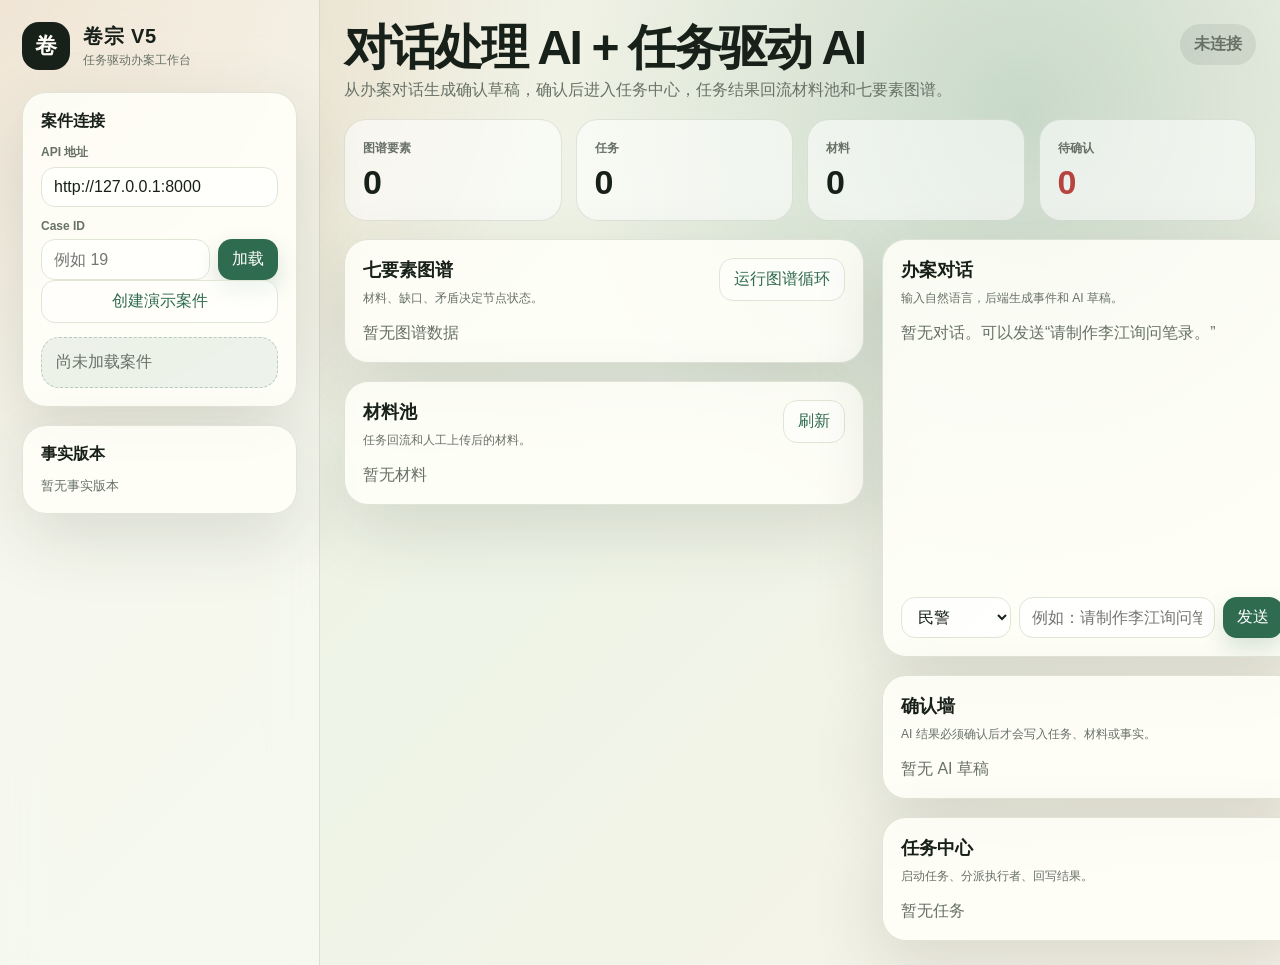
<file: frontend/index.html>
<!doctype html>
<html lang="zh-CN">
<head>
  <meta charset="UTF-8" />
  <meta name="viewport" content="width=device-width, initial-scale=1.0" />
  <title>卷宗 V5 · 任务驱动工作台</title>
  <link rel="stylesheet" href="styles.css" />
</head>
<body>
  <div class="shell">
    <aside class="rail">
      <div class="brand">
        <div class="brand-mark">卷</div>
        <div>
          <div class="brand-title">卷宗 V5</div>
          <div class="brand-sub">任务驱动办案工作台</div>
        </div>
      </div>

      <section class="panel case-panel">
        <div class="panel-title">案件连接</div>
        <label>API 地址</label>
        <input id="apiBaseInput" value="http://127.0.0.1:8000" />
        <label>Case ID</label>
        <div class="inline-form">
          <input id="caseIdInput" placeholder="例如 19" />
          <button id="loadCaseBtn">加载</button>
        </div>
        <button class="wide ghost" id="createCaseBtn">创建演示案件</button>
        <div class="case-card" id="caseCard">
          <div class="muted">尚未加载案件</div>
        </div>
      </section>

      <section class="panel">
        <div class="panel-title">事实版本</div>
        <div id="factVersionList" class="version-list empty">暂无事实版本</div>
      </section>
    </aside>

    <main class="workspace">
      <header class="topbar">
        <div>
          <h1>对话处理 AI + 任务驱动 AI</h1>
          <p>从办案对话生成确认草稿，确认后进入任务中心，任务结果回流材料池和七要素图谱。</p>
        </div>
        <div class="status-pill" id="connectionStatus">未连接</div>
      </header>

      <section class="summary-grid">
        <div class="metric">
          <span>图谱要素</span>
          <strong id="metricElements">0</strong>
        </div>
        <div class="metric">
          <span>任务</span>
          <strong id="metricTasks">0</strong>
        </div>
        <div class="metric">
          <span>材料</span>
          <strong id="metricMaterials">0</strong>
        </div>
        <div class="metric danger">
          <span>待确认</span>
          <strong id="metricDrafts">0</strong>
        </div>
      </section>

      <section class="board">
        <div class="left-stack">
          <section class="card graph-card">
            <div class="card-head">
              <div>
                <h2>七要素图谱</h2>
                <p>材料、缺口、矛盾决定节点状态。</p>
              </div>
              <button class="ghost" id="runLoopBtn">运行图谱循环</button>
            </div>
            <div class="graph" id="graph"></div>
          </section>

          <section class="card">
            <div class="card-head">
              <div>
                <h2>材料池</h2>
                <p>任务回流和人工上传后的材料。</p>
              </div>
              <button class="ghost" id="refreshBtn">刷新</button>
            </div>
            <div class="material-grid" id="materialGrid"></div>
          </section>
        </div>

        <div class="right-stack">
          <section class="card chat-card">
            <div class="card-head">
              <div>
                <h2>办案对话</h2>
                <p>输入自然语言，后端生成事件和 AI 草稿。</p>
              </div>
            </div>
            <div class="messages" id="messages"></div>
            <div class="composer">
              <select id="sourceRoleInput">
                <option value="民警">民警</option>
                <option value="办案 Agent">办案 Agent</option>
                <option value="笔录 Agent">笔录 Agent</option>
                <option value="领导">领导</option>
              </select>
              <input id="messageInput" placeholder="例如：请制作李江询问笔录。" />
              <button id="sendMessageBtn">发送</button>
            </div>
          </section>

          <section class="card">
            <div class="card-head">
              <div>
                <h2>确认墙</h2>
                <p>AI 结果必须确认后才会写入任务、材料或事实。</p>
              </div>
            </div>
            <div class="draft-list" id="draftList"></div>
          </section>

          <section class="card">
            <div class="card-head">
              <div>
                <h2>任务中心</h2>
                <p>启动任务、分派执行者、回写结果。</p>
              </div>
            </div>
            <div class="task-list" id="taskList"></div>
          </section>
        </div>
      </section>
    </main>
  </div>

  <dialog id="resultDialog">
    <form method="dialog" class="dialog-card">
      <h3 id="dialogTitle">回写任务结果</h3>
      <input type="hidden" id="dialogTaskId" />
      <label>结果类型</label>
      <select id="resultTypeInput">
        <option value="material">材料回流</option>
        <option value="approval">审批结果</option>
        <option value="fact_update">事实更新</option>
        <option value="status">仅完成状态</option>
      </select>
      <label>结果 JSON</label>
      <textarea id="resultPayloadInput" rows="10"></textarea>
      <div class="dialog-actions">
        <button value="cancel" class="ghost">取消</button>
        <button id="submitResultBtn" value="default">提交回写</button>
      </div>
    </form>
  </dialog>

  <div class="toast" id="toast"></div>
  <script src="app.js"></script>
</body>
</html>
</file>
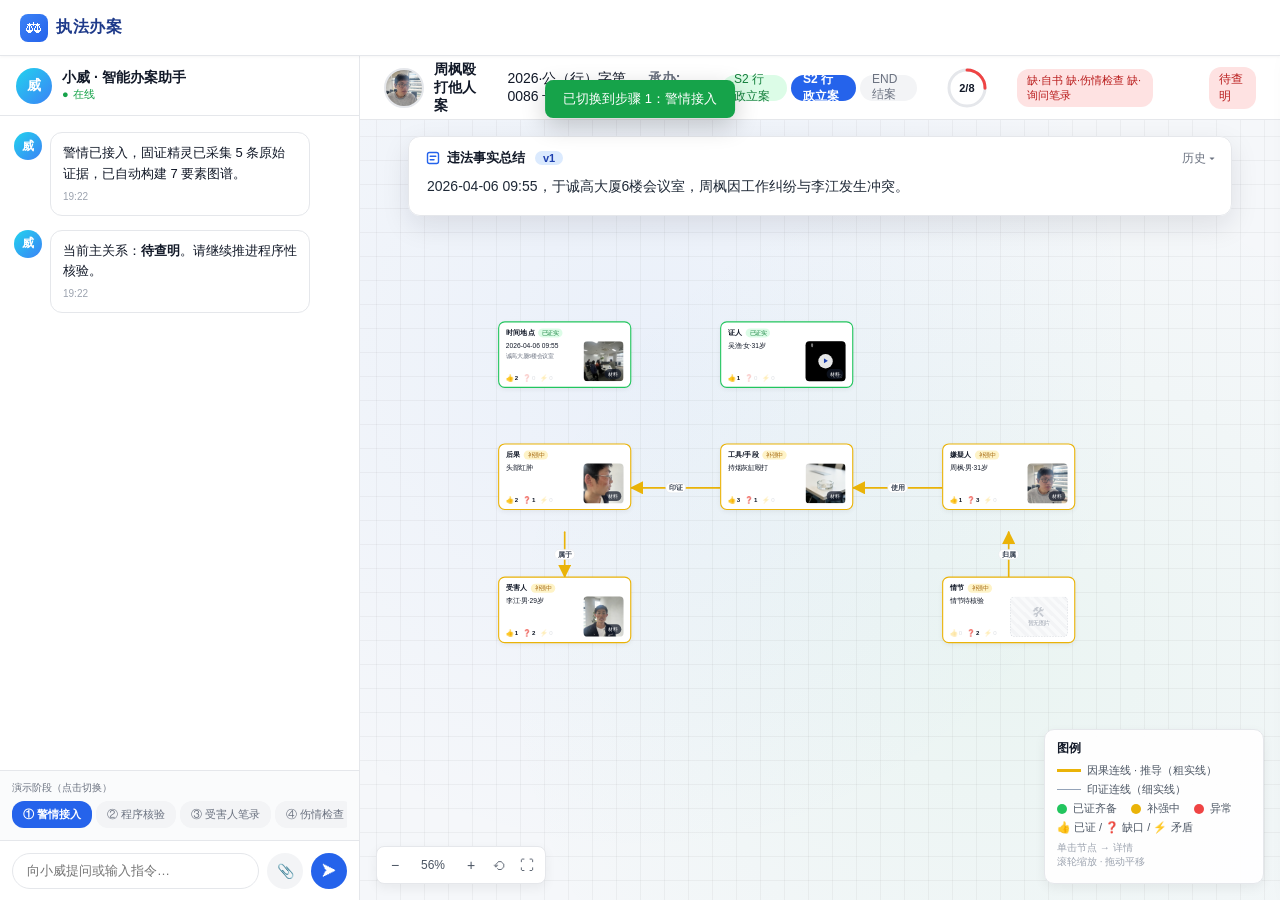
<file: 卷宗_原型_v4.html>
<!DOCTYPE html>
<html lang="zh-CN">
<head>
<meta charset="UTF-8">
<title>执法办案智能辅助系统 · 原型 v4</title>
<style>
* { box-sizing: border-box; margin: 0; padding: 0; }
html, body { height: 100%; font-family: -apple-system, "PingFang SC", "Microsoft YaHei", "Segoe UI", sans-serif; color: #111827; background: #f5f7fa; overflow: hidden; }
button { font-family: inherit; cursor: pointer; border: none; background: none; }

/* ============ 顶部栏 ============ */
.topbar {
  height: 56px; background: #fff; border-bottom: 1px solid #e5e7eb;
  display: flex; align-items: center; padding: 0 20px; gap: 24px;
  box-shadow: 0 1px 3px rgba(0,0,0,.04); z-index: 10; position: relative;
}
.brand { display: flex; align-items: center; gap: 8px; }
.brand-logo {
  width: 28px; height: 28px; border-radius: 8px;
  background: linear-gradient(135deg,#3b82f6,#2563eb);
  display: flex; align-items: center; justify-content: center; color:#fff; font-size: 16px;
}
.brand-name { font-size: 16px; font-weight: 700; color: #1e3a8a; letter-spacing: 0.5px; }
.case-meta { display: flex; gap: 18px; font-size: 14px; align-items: center; }
.case-title { display: flex; align-items: center; gap: 10px; }
.case-avatar {
  width: 40px; height: 40px; border-radius: 50%; flex-shrink: 0;
  background-image: url('assets/嫌疑人人像.jpg'); background-size: cover; background-position: center;
  border: 2px solid #e5e7eb;
}
.case-meta span.lbl { color: #6b7280; margin-right: 4px; font-weight: 700; }
.case-meta span.val { color: #111827; font-weight: 500; }
.stage-chips { display: flex; gap: 4px; }
.chip {
  height: 26px; padding: 0 12px; border-radius: 13px; font-size: 12px;
  display: flex; align-items: center; background: #f3f4f6; color: #6b7280;
}
.chip.done { background: #dcfce7; color: #15803d; }
.chip.active { background: #2563eb; color: #fff; font-weight: 600; }
.progress-ring {
  width: 44px; height: 44px; position: relative;
}
.progress-ring svg { transform: rotate(-90deg); }
.progress-ring .num {
  position: absolute; inset: 0; display: flex; align-items: center; justify-content: center;
  font-size: 11px; font-weight: 700; color: #111827;
}
.miss-pill {
  background: #fee2e2; color: #b91c1c; font-size: 11px; padding: 4px 10px;
  border-radius: 12px; font-weight: 500;
}
.miss-pill.ok { background: #dcfce7; color: #15803d; }
.main-rel {
  font-size: 12px; padding: 4px 10px; border-radius: 12px;
  background: #fee2e2; color: #b91c1c; font-weight: 500;
}
.main-rel.yellow { background: #fef3c7; color: #a16207; }
.main-rel.green { background: #dcfce7; color: #15803d; }
.spacer { flex: 1; }

/* ============ 工作区案件信息条 ============ */
.workspace-casebar {
  width: 100%; min-height: 64px; background: #fff; border-bottom: 1px solid #e5e7eb;
  display: flex; align-items: center; padding: 0 24px; gap: 28px;
  box-shadow: 0 1px 2px rgba(0,0,0,.03); flex-shrink: 0;
}

/* ============ 主体三段 ============ */
.app { height: calc(100vh - 56px); display: flex; }

/* ============ 左侧聊天 ============ */
.chat {
  width: 360px; background: #fff; border-right: 1px solid #e5e7eb;
  display: flex; flex-direction: column;
}
.chat-head {
  height: 60px; padding: 0 16px; display: flex; align-items: center; gap: 10px;
  border-bottom: 1px solid #e5e7eb;
}
.bot-avatar {
  width: 36px; height: 36px; border-radius: 50%;
  background: linear-gradient(135deg,#22d3ee,#3b82f6);
  display: flex; align-items: center; justify-content: center; color: #fff; font-weight: 700; font-size: 14px;
}
.bot-name { font-size: 14px; font-weight: 600; }
.bot-status { font-size: 11px; color: #16a34a; }
.bot-status::before { content:"●"; margin-right: 4px; }

.msgs { flex: 1; overflow-y: auto; padding: 16px 14px; display: flex; flex-direction: column; gap: 14px; }
.msg { display: flex; gap: 8px; }
.msg.user { flex-direction: row-reverse; }
.msg .av {
  width: 28px; height: 28px; border-radius: 50%; flex-shrink: 0;
  display: flex; align-items: center; justify-content: center; color:#fff; font-size: 12px; font-weight: 600;
}
.msg.bot .av { background: linear-gradient(135deg,#22d3ee,#3b82f6); }
.msg.user .av { background: #2563eb; }
.bubble {
  max-width: 260px; padding: 10px 12px; border-radius: 12px; font-size: 13px;
  line-height: 1.6; background: #f3f4f6; color: #111827;
}
.msg.user .bubble { background: #2563eb; color: #fff; }
.msg.bot .bubble { background: #fff; border: 1px solid #e5e7eb; }
.bubble b { color: #111827; }
.bubble .ts { display: block; font-size: 10px; color: #9ca3af; margin-top: 4px; }
.msg.user .bubble .ts { color: rgba(255,255,255,.7); }

/* 强提示矛盾消息 */
.bubble.alert {
  border-left: 4px solid #ef4444 !important; padding-left: 10px;
  background: #fff;
}
.bubble.alert .alert-title {
  color: #b91c1c; font-weight: 700; margin-bottom: 6px;
  display: flex; align-items: center; gap: 4px;
}
.bubble.alert .conflict-row {
  display: flex; gap: 4px; margin: 6px 0;
}
.bubble.alert .conflict-col {
  flex: 1; border: 1px solid #e5e7eb; border-radius: 6px; padding: 6px 8px;
  font-size: 11px; background: #f9fafb;
}
.bubble.alert .conflict-col .src { color: #6b7280; font-size: 10px; }
.bubble.alert .conflict-col .val { font-weight: 600; color: #111827; }
.bubble.alert .investigation {
  background: #eff6ff; border-left: 3px solid #3b82f6;
  padding: 6px 8px; margin: 6px 0; font-size: 11px; border-radius: 4px;
}
.bubble.alert .tasks {
  font-size: 11px; color: #4b5563; margin-top: 4px;
}
.bubble.alert .tasks::before { content: "📋 "; }
.bubble.alert .view-conflict {
  color: #2563eb; font-size: 12px; cursor: pointer;
  margin-top: 8px; display: inline-block; font-weight: 500;
}
.bubble.alert .view-conflict:hover { text-decoration: underline; }

/* 演示步进器 */
.stepper {
  border-top: 1px solid #e5e7eb;
  padding: 10px 12px; background: #fafbfc;
}
.stepper-label { font-size: 10px; color: #6b7280; margin-bottom: 6px; }
.stepper-pills { display: flex; gap: 4px; overflow-x: auto; padding-bottom: 2px; }
.step-pill {
  flex-shrink: 0; padding: 5px 10px; border-radius: 12px;
  font-size: 11px; background: #f3f4f6; color: #6b7280; cursor: pointer; border: 1px solid transparent;
  transition: all .2s;
}
.step-pill.active { background: #2563eb; color: #fff; font-weight: 600; }
.step-pill.done { background: #dcfce7; color: #15803d; }
.step-pill:hover:not(.active) { background: #e5e7eb; }

.input-area {
  height: 60px; padding: 10px 12px; border-top: 1px solid #e5e7eb;
  display: flex; align-items: center; gap: 8px;
}
.input-area input {
  flex: 1; height: 36px; border: 1px solid #e5e7eb; border-radius: 18px;
  padding: 0 14px; font-size: 13px; outline: none;
}
.input-area input:focus { border-color: #3b82f6; }
.input-area .icon-btn {
  width: 36px; height: 36px; border-radius: 50%; background: #f3f4f6;
  display: flex; align-items: center; justify-content: center; font-size: 14px;
}
.input-area .send-btn { background: #2563eb; color: #fff; }

/* ============ 右侧工作区 ============ */
.workspace { flex: 1; display: flex; flex-direction: column; min-width: 0; }
.tabs {
  height: 44px; background: #fff; border-bottom: 1px solid #e5e7eb;
  display: none; align-items: center; padding: 0 16px; gap: 4px;
}
.tab {
  padding: 0 14px; height: 32px; display: flex; align-items: center; gap: 6px;
  font-size: 13px; color: #6b7280; border-radius: 6px; cursor: pointer;
}
.tab .badge {
  background: #f3f4f6; color: #4b5563; font-size: 10px;
  padding: 1px 6px; border-radius: 8px; font-weight: 600;
}
.tab.active { background: #eff6ff; color: #2563eb; font-weight: 600; }
.tab.active .badge { background: #2563eb; color: #fff; }

.tab-content { flex: 1; overflow: hidden; position: relative; }
.tab-pane { display: none; height: 100%; }
.tab-pane.active { display: flex; flex-direction: column; }

/* ============ 违法事实总结 ============ */
.fact-summary {
  position: absolute; top: 16px; left: 50%; transform: translateX(-50%);
  width: calc(100% - 96px); max-width: 1350px;
  background: rgba(255,255,255,.96); border: 1px solid #e5e7eb; border-radius: 12px;
  padding: 12px 16px; z-index: 60;
  box-shadow: 0 10px 28px rgba(15,23,42,.10);
  backdrop-filter: blur(8px);
}
.fact-head {
  display: flex; align-items: center; justify-content: space-between;
  margin-bottom: 8px;
}
.fact-title {
  font-size: 13px; font-weight: 600; color: #111827;
  display: flex; align-items: center; gap: 6px;
}
.fact-title .linear-icon {
  width: 16px; height: 16px; color: #2563eb; flex-shrink: 0;
}
.fact-title .ver {
  background: #dbeafe; color: #1e40af; font-size: 11px;
  padding: 1px 8px; border-radius: 8px; margin-left: 4px;
}
.fact-history-btn {
  font-size: 12px; color: #6b7280; cursor: pointer;
}
.fact-history-btn:hover { color: #2563eb; }
.fact-body {
  font-size: 14px; color: #1f2937; line-height: 1.7;
  min-height: 28px; max-height: 100px; overflow: auto;
}
.fact-body .new {
  background: #dbeafe; color: #1e40af; padding: 0 2px; border-radius: 3px;
  animation: highlight 3s ease forwards;
}
@keyframes highlight {
  0% { background: #93c5fd; }
  100% { background: transparent; color: #1f2937; }
}

/* ============ 图谱画布（支持缩放拖动） ============ */
.canvas-wrap {
  flex: 1; position: relative; overflow: hidden;
  background:
    radial-gradient(circle at 30% 30%, rgba(59,130,246,.06), transparent 60%),
    radial-gradient(circle at 70% 70%, rgba(34,197,94,.05), transparent 60%),
    #f5f7fa;
  cursor: grab;
}
.canvas-wrap.grabbing { cursor: grabbing; }
.canvas-wrap::before {
  content: ""; position: absolute; inset: -2000px; pointer-events: none;
  background-image:
    linear-gradient(to right, rgba(0,0,0,.04) 1px, transparent 1px),
    linear-gradient(to bottom, rgba(0,0,0,.04) 1px, transparent 1px);
  background-size: 24px 24px;
}
/* 视口容器：承载SVG + 节点层，统一transform */
.viewport {
  position: absolute; left: 0; top: 0;
  width: 1600px; height: 800px;
  transform-origin: 0 0;
  transition: transform 200ms ease;
}
.viewport.dragging { transition: none; }
#graph { width: 100%; height: 100%; display: block; }

/* 缩放控制条 */
.zoom-bar {
  position: absolute; left: 16px; bottom: 16px;
  background: #fff; border: 1px solid #e5e7eb; border-radius: 8px;
  display: flex; align-items: center; padding: 4px;
  box-shadow: 0 4px 12px rgba(0,0,0,.06); z-index: 50;
}
.zoom-bar button {
  width: 28px; height: 28px; border-radius: 6px; font-size: 14px;
  color: #4b5563; transition: background .15s;
}
.zoom-bar button:hover { background: #f3f4f6; }
.zoom-bar .zoom-val {
  min-width: 48px; text-align: center; font-size: 12px; color: #4b5563;
  font-variant-numeric: tabular-nums;
}

/* 节点（HTML，绝对定位） */
.nodes-layer {
  position: absolute; inset: 0; pointer-events: none;
}
.node {
  position: absolute; pointer-events: auto;
  background: #fff; border: 2px solid #eab308; border-radius: 12px;
  box-shadow: 0 3px 10px rgba(0,0,0,.06);
  padding: 10px 12px; cursor: pointer;
  transition: box-shadow 200ms, border-color 200ms, transform 150ms;
  display: flex; flex-direction: column;
}
.node:hover { transform: translateY(-2px); box-shadow: 0 8px 20px rgba(0,0,0,.1); }
.node.green { border-color: #22c55e; }
.node.red { border-color: #ef4444; animation: redblink 2s linear infinite; }
@keyframes redblink {
  0%, 100% { box-shadow: 0 4px 12px rgba(239,68,68,.4); border-color: #ef4444; }
  50% { box-shadow: 0 4px 18px rgba(239,68,68,.7); border-color: #fca5a5; }
}

.node-head {
  display: flex; align-items: center; gap: 6px; margin-bottom: 6px;
}
.node-title { font-size: 13px; font-weight: 600; }
.node-status {
  height: 16px; padding: 0 7px; border-radius: 8px; font-size: 10px;
  display: inline-flex; align-items: center;
}
.node-status.yellow { background: #fef3c7; color: #a16207; }
.node-status.green { background: #dcfce7; color: #15803d; }
.node-status.red { background: #fee2e2; color: #b91c1c; }

.node-body { display: flex; gap: 8px; flex: 1; align-items: stretch; }
.node-info { flex: 1; min-width: 0; display: flex; flex-direction: column; }
.node-key { font-size: 12px; font-weight: 500; color: #111827; line-height: 1.4; }
.node-sub { font-size: 10px; color: #6b7280; margin-top: 3px; line-height: 1.4; }
.node-info .three-badges { margin-top: auto; padding-top: 8px; }
.node-photo {
  width: 72px; height: 72px; border-radius: 7px; background: #f3f4f6;
  display: flex; align-items: center; justify-content: center;
  font-size: 9px; color: #9ca3af; flex-shrink: 0;
  background-size: cover; background-position: center;
  box-sizing: border-box; position: relative; overflow: hidden;
}
.node-photo.placeholder {
  width: 72px; height: 72px;
  background: repeating-linear-gradient(45deg, #f9fafb, #f9fafb 6px, #f3f4f6 6px, #f3f4f6 12px);
  border: 1px dashed #d1d5db;
  flex-direction: column; gap: 2px; color: #9ca3af; font-size: 10px;
  box-sizing: border-box;
}
.node-photo.placeholder .icon { font-size: 24px; opacity: .55; line-height: 1; }

/* 证人视频小部件（72×72 正方形） */
.node-video {
  width: 72px; height: 72px; flex-shrink: 0;
  border-radius: 7px; overflow: hidden;
  position: relative; background: #000;
  cursor: pointer;
}
.node-video video {
  width: 100%; height: 100%; object-fit: cover; display: block;
}
.node-video .vd-overlay {
  position: absolute; inset: 0; display: flex; align-items: center; justify-content: center;
  background: linear-gradient(135deg, rgba(0,0,0,.25), rgba(0,0,0,.55));
  transition: background .2s;
}
.node-video.playing .vd-overlay { background: rgba(0,0,0,0); }
.node-video .play-icon {
  width: 26px; height: 26px; border-radius: 50%;
  background: rgba(255,255,255,.9); color: #1e40af;
  display: flex; align-items: center; justify-content: center;
  font-size: 10px;
  box-shadow: 0 2px 6px rgba(0,0,0,.3);
}
.node-video.playing .play-icon { display: none; }
.node-video .vd-tag {
  position: absolute; top: 3px; left: 3px;
  font-size: 8px; color: #fff; background: rgba(0,0,0,.5);
  padding: 1px 5px; border-radius: 5px;
}
.node-video .vd-time {
  position: absolute; bottom: 3px; right: 3px;
  font-size: 8px; color: #fff; background: rgba(0,0,0,.55);
  padding: 1px 4px; border-radius: 4px;
  font-variant-numeric: tabular-nums;
}

.node-foot {
  display: flex; justify-content: space-between; align-items: center;
  margin-top: 8px; padding-top: 7px; border-top: 1px dashed #f3f4f6;
}
.three-bar { display: flex; gap: 3px; }
.three-bar .seg {
  width: 28px; height: 16px; border-radius: 8px;
  display: flex; align-items: center; justify-content: center;
  font-size: 9px; font-weight: 700; color: #fff;
  box-shadow: inset 0 1px 0 rgba(255,255,255,.4), inset 0 -1px 0 rgba(0,0,0,.08), 0 1px 2px rgba(0,0,0,.06);
}
.three-bar .seg.g { background: linear-gradient(135deg,#4ade80,#16a34a); }
.three-bar .seg.y { background: linear-gradient(135deg,#fde047,#d97706); }
.three-bar .seg.r { background: linear-gradient(135deg,#f87171,#b91c1c); }

.three-badges { display: flex; gap: 9px; }
.badge-emoji {
  display: flex; align-items: center; gap: 2px; font-size: 11px;
}
.badge-emoji .num { font-size: 11px; font-weight: 700; color: #111827; }
.badge-emoji.gray { opacity: .35; }
.badge-emoji.gray .num { color: #9ca3af; font-weight: 500; }
.badge-emoji:hover { transform: scale(1.05); }

/* 原地展开态 */
.node {
  transition: left 380ms cubic-bezier(.4,.0,.2,1),
              top 380ms cubic-bezier(.4,.0,.2,1),
              width 380ms cubic-bezier(.4,.0,.2,1),
              height 380ms cubic-bezier(.4,.0,.2,1),
              box-shadow 200ms,
              border-color 200ms;
}
.node.expanded {
  z-index: 100;
  cursor: default;
  box-shadow: 0 16px 40px rgba(0,0,0,.18) !important;
  padding: 14px 16px !important;
  overflow: hidden;
}
.node.expanded:hover { transform: none; }
.node-detail { display: none; }
.node.expanded .node-detail {
  display: block; margin-top: 12px;
  max-height: 360px; overflow-y: auto; padding-right: 6px;
  font-size: 12px;
}
.node.expanded .node-foot { margin-top: 8px; padding-top: 8px; }
.node.expanded .node-title { font-size: 15px; }
.node.expanded .node-key { font-size: 14px; }
.node.expanded .node-sub { font-size: 11px; }
.node.expanded .node-photo,
.node.expanded .node-video { width: 110px; height: 110px; }
.node-close-x {
  position: absolute; top: 10px; right: 10px;
  width: 24px; height: 24px; border-radius: 50%;
  background: #f3f4f6; color: #6b7280; cursor: pointer;
  display: none; align-items: center; justify-content: center; font-size: 16px;
  z-index: 5;
}
.node-close-x:hover { background: #e5e7eb; }
.node.expanded .node-close-x { display: flex; }

/* 模态框内复用绽放详情样式 */
.detail-section { margin-top: 14px; }
.detail-section-head {
  font-size: 12px; font-weight: 700; color: #4b5563;
  padding-bottom: 6px; border-bottom: 1px solid #f3f4f6;
  display: flex; justify-content: space-between; align-items: center;
}
.detail-section-head .toggle { color: #9ca3af; font-size: 11px; cursor: pointer; }
.evidence-card {
  background: #fafbfc; border: 1px solid #f3f4f6; border-radius: 8px;
  padding: 8px 10px; margin-top: 8px; font-size: 12px;
}
.evidence-card .ev-head {
  display: flex; gap: 6px; align-items: center; margin-bottom: 4px;
}
.evidence-card .ev-name { font-weight: 600; color: #111827; }
.evidence-card .ev-tag {
  font-size: 10px; padding: 1px 6px; border-radius: 6px;
  background: #e0e7ff; color: #3730a3;
}
.evidence-card .ev-desc { color: #4b5563; line-height: 1.5; margin-bottom: 6px; }
.evidence-card .ev-meta {
  display: grid; grid-template-columns: 1fr 1fr; gap: 4px 8px;
  margin: 6px 0; padding: 6px 8px; border-radius: 6px;
  background: #fff; color: #6b7280; font-size: 10px; line-height: 1.4;
}
.evidence-card .ev-meta b { color: #374151; font-weight: 600; }

.gap-card {
  background: #fff7ed; border: 1px dashed #fdba74; border-radius: 8px;
  padding: 8px 10px; margin-top: 8px; font-size: 12px;
}
.gap-card .gap-title { font-weight: 600; color: #c2410c; }
.gap-card .gap-action { color: #4b5563; margin-top: 4px; font-size: 11px; }
.gap-card .gap-task-tag {
  display: inline-block; margin-top: 6px; font-size: 11px;
  background: #e0e7ff; color: #4338ca; padding: 3px 10px; border-radius: 10px;
  font-weight: 500;
}

.conflict-card {
  background: #fef9f9; border: 1px solid #fecaca; border-radius: 8px;
  padding: 10px; margin-top: 8px;
}
.conflict-card.resolved { background: #f9fafb; border-color: #e5e7eb; }
.cf-head { display: flex; align-items: center; justify-content: space-between; gap: 8px; margin-bottom: 6px; }
.conflict-card .cf-title { font-weight: 600; color: #b91c1c; font-size: 12px; }
.conflict-card.resolved .cf-title { color: #6b7280; }
.cf-detail-btn {
  height: 22px; padding: 0 8px; border-radius: 11px;
  background: #eff6ff; color: #1d4ed8; font-size: 11px; font-weight: 700;
}
.cf-detail-btn:hover { background: #dbeafe; }
.cf-vs { display: flex; gap: 6px; margin: 6px 0; }
.cf-vs > div {
  flex: 1; background: #fff; border: 1px solid #e5e7eb;
  border-radius: 6px; padding: 6px 8px;
}
.cf-vs .src { font-size: 10px; color: #6b7280; }
.cf-vs .val { font-size: 12px; font-weight: 600; color: #111827; }
.cf-investigation {
  background: #eff6ff; border-left: 3px solid #3b82f6;
  padding: 6px 8px; margin: 8px 0; font-size: 11px; border-radius: 4px;
}
.cf-investigation .lbl { color: #1e40af; font-weight: 600; }
.cf-tasks {
  background: #fff; border: 1px solid #e5e7eb;
  padding: 6px 8px; margin: 8px 0; font-size: 11px; border-radius: 4px;
}
.cf-tasks .lbl { color: #4b5563; font-weight: 600; }
.cf-tasks ul { list-style: none; margin-top: 4px; }
.cf-tasks li { color: #4b5563; padding-left: 14px; position: relative; }
.cf-tasks li::before { content: "·"; color: #2563eb; position: absolute; left: 6px; font-weight: 700; }
.cf-actions { display: flex; gap: 8px; margin-top: 10px; }
.cf-actions button {
  flex: 1; height: 30px; border-radius: 6px; font-size: 12px;
}
.cf-actions .confirm-btn { background: #16a34a; color: #fff; }
.cf-actions .confirm-btn:hover { background: #15803d; }
.cf-actions .reject-btn { background: #fff; border: 1px solid #d1d5db; color: #4b5563; }

/* 删除原 close-x（节点上的关闭叉，原地展开版用 .node-close-x） */
.close-x { display: none !important; }

/* 图例 */
.legend {
  position: absolute; right: 16px; bottom: 16px;
  background: rgba(255,255,255,.95); border: 1px solid #e5e7eb;
  border-radius: 10px; padding: 10px 12px;
  font-size: 11px; box-shadow: 0 4px 12px rgba(0,0,0,.06);
  width: 220px;
}
.legend h4 { font-size: 12px; font-weight: 700; margin-bottom: 6px; color: #111827; }
.legend-item {
  display: flex; align-items: center; gap: 6px; margin: 4px 0; color: #4b5563;
}
.legend-line {
  width: 24px; height: 2px; background: #4b5563;
}
.legend-line.thick { height: 3px; }
.legend-line.thin { height: 1.5px; background: #94a3b8; }
.dot { width: 10px; height: 10px; border-radius: 50%; }
.dot.g { background: #22c55e; }
.dot.y { background: #eab308; }
.dot.r { background: #ef4444; }

/* Toast */
.toast {
  position: fixed; top: 80px; left: 50%; transform: translateX(-50%) translateY(-10px);
  background: #111827; color: #fff; padding: 10px 18px; border-radius: 8px;
  font-size: 13px; opacity: 0; transition: all 300ms ease;
  z-index: 200; box-shadow: 0 8px 24px rgba(0,0,0,.2);
}
.toast.show { opacity: 1; transform: translateX(-50%) translateY(0); }
.toast.error { background: #b91c1c; }
.toast.success { background: #16a34a; }

/* Tooltip */
.tooltip {
  position: fixed; background: #111827; color: #fff; padding: 6px 10px;
  border-radius: 6px; font-size: 11px; pointer-events: none; opacity: 0;
  transition: opacity 200ms; z-index: 300; max-width: 220px;
}
.tooltip.show { opacity: 1; }

/* History drawer */
.drawer {
  position: fixed; right: -400px; top: 56px; bottom: 0; width: 380px;
  background: #fff; border-left: 1px solid #e5e7eb;
  transition: right 300ms ease;
  box-shadow: -4px 0 20px rgba(0,0,0,.08);
  z-index: 150; display: flex; flex-direction: column;
}
.drawer.show { right: 0; }
.drawer-head {
  height: 48px; padding: 0 16px; display: flex; align-items: center;
  justify-content: space-between; border-bottom: 1px solid #e5e7eb;
  font-size: 14px; font-weight: 600;
}
.drawer-close { font-size: 18px; color: #6b7280; cursor: pointer; }
.drawer-body { flex: 1; overflow-y: auto; padding: 12px 16px; }
.ver-item {
  padding: 10px 12px; border-radius: 8px; cursor: pointer;
  margin-bottom: 4px; font-size: 12px;
}
.ver-item:hover { background: #f3f4f6; }
.ver-item.active { background: #eff6ff; color: #2563eb; }
.ver-item .vt { font-weight: 600; }
.ver-item .vd { font-size: 11px; color: #6b7280; margin-top: 2px; }
.ver-preview {
  margin-top: 14px; padding: 12px; background: #f9fafb;
  border-radius: 8px; font-size: 13px; line-height: 1.6;
}

/* 材料抽屉 */
.material-drawer {
  position: fixed; right: -440px; top: 56px; bottom: 0; width: 420px;
  background: #fff; border-left: 1px solid #e5e7eb;
  transition: right 300ms ease;
  box-shadow: -4px 0 24px rgba(0,0,0,.10);
  z-index: 170; display: flex; flex-direction: column;
}
.material-drawer.show { right: 0; }
.material-drawer .drawer-body { padding: 14px 16px; }
.material-panel {
  border: 1px solid #e5e7eb; border-radius: 12px; padding: 14px;
  background: linear-gradient(180deg,#fff,#f8fafc);
}
.material-panel:hover { border-color: #93c5fd; box-shadow: 0 8px 22px rgba(37,99,235,.10); }
.material-type {
  display: inline-flex; align-items: center; height: 22px; padding: 0 9px;
  border-radius: 11px; background: #eff6ff; color: #1d4ed8;
  font-size: 11px; font-weight: 700; margin-bottom: 8px;
}
.material-title { font-size: 16px; font-weight: 700; color: #111827; margin-bottom: 4px; }
.material-kv { display: grid; grid-template-columns: 74px 1fr; gap: 8px 10px; font-size: 12px; line-height: 1.5; }
.material-kv .k { color: #6b7280; }
.material-kv .v { color: #111827; font-weight: 500; }
.material-excerpt {
  margin-top: 12px; padding: 10px 12px; border-left: 3px solid #2563eb;
  background: #eff6ff; border-radius: 8px; font-size: 12px; line-height: 1.6; color: #1f2937;
}
.material-elements {
  margin-top: 12px; border: 1px solid #e5e7eb; border-radius: 10px;
  overflow: hidden; background: #fff;
}
.material-elements-title {
  height: 34px; display: flex; align-items: center; padding: 0 12px;
  background: #f8fafc; border-bottom: 1px solid #e5e7eb;
  font-size: 12px; font-weight: 700; color: #111827;
}
.material-element-row {
  display: grid; grid-template-columns: 74px 1fr; gap: 8px;
  padding: 8px 12px; border-bottom: 1px solid #f3f4f6;
  font-size: 12px; line-height: 1.5;
}
.material-element-row:last-child { border-bottom: none; }
.material-element-row .k { color: #1d4ed8; font-weight: 700; }
.material-element-row .v { color: #374151; }
.compare-table { margin-top: 12px; border: 1px solid #e5e7eb; border-radius: 10px; overflow: hidden; }
.compare-row { display: grid; grid-template-columns: 72px 1fr 1fr; border-bottom: 1px solid #f3f4f6; font-size: 12px; }
.compare-row:last-child { border-bottom: none; }
.compare-row > div { padding: 8px 10px; line-height: 1.5; border-right: 1px solid #f3f4f6; }
.compare-row > div:last-child { border-right: none; }
.compare-row.head { background: #f8fafc; font-weight: 700; color: #111827; }
.compare-row.diff { background: #fff7ed; }
.compare-row .k { color: #1d4ed8; font-weight: 700; }
.compare-row .bad { color: #b91c1c; font-weight: 700; }
.compare-row .good { color: #15803d; font-weight: 700; }
.material-open-btn {
  margin-top: 12px; height: 32px; padding: 0 14px; border-radius: 8px;
  background: #2563eb; color: #fff; font-size: 12px; font-weight: 700;
}
.material-open-btn:hover { background: #1d4ed8; }
.mat-link {
  color: #2563eb; cursor: pointer; font-weight: 600;
}
.mat-link:hover { text-decoration: underline; }
.media-link-btn {
  position: absolute; right: 4px; bottom: 4px;
  height: 18px; padding: 0 6px; border-radius: 9px;
  background: rgba(17,24,39,.72); color: #fff; font-size: 9px;
}

/* 其他 Tab 简化展示 */
.placeholder {
  flex: 1; display: flex; align-items: center; justify-content: center;
  flex-direction: column; gap: 8px; color: #9ca3af; font-size: 13px;
}
.placeholder .icon { font-size: 40px; }

/* 证据池/任务/日志简易表 */
.list-pane { padding: 16px; overflow-y: auto; }
.card-grid { display: grid; grid-template-columns: repeat(auto-fill, minmax(320px, 1fr)); gap: 12px; }
.list-card {
  background: #fff; border: 1px solid #e5e7eb; border-radius: 10px;
  padding: 12px 14px; box-shadow: 0 2px 6px rgba(0,0,0,.04);
}
.list-card h4 { font-size: 13px; font-weight: 600; margin-bottom: 6px; }
.list-card .meta { font-size: 11px; color: #6b7280; margin-bottom: 6px; }
.list-card .desc { font-size: 12px; color: #4b5563; line-height: 1.6; }
.list-card .three-tags { display: flex; gap: 4px; margin-top: 8px; padding-top: 8px; border-top: 1px solid #f3f4f6; }
.tag-mini { font-size: 10px; padding: 2px 6px; border-radius: 6px; color: #fff; font-weight: 600; }

.log-line {
  background: #fff; border-left: 3px solid #2563eb; padding: 10px 14px;
  margin-bottom: 8px; border-radius: 0 8px 8px 0; font-size: 12px;
}
.log-line.system { border-left-color: #16a34a; }
.log-line.human { border-left-color: #eab308; }
.log-line .lt { font-weight: 600; color: #111827; }
.log-line .lm { color: #4b5563; line-height: 1.7; margin-top: 4px; }
.log-line .lt-time { color: #9ca3af; font-size: 11px; margin-right: 6px; }
.log-line .role-tag {
  font-size: 10px; padding: 1px 6px; border-radius: 4px; margin-left: 6px;
}
.log-line .role-tag.s { background: #dcfce7; color: #15803d; }
.log-line .role-tag.h { background: #fef3c7; color: #a16207; }
</style>
</head>
<body>

<!-- ============ 顶部栏 ============ -->
<div class="topbar">
  <div class="brand">
    <div class="brand-logo">⚖</div>
    <div class="brand-name">执法办案</div>
  </div>
  <div class="spacer"></div>
</div>

<!-- ============ 主体 ============ -->
<div class="app">
  <!-- 左侧聊天 -->
  <div class="chat">
    <div class="chat-head">
      <div class="bot-avatar">威</div>
      <div>
        <div class="bot-name">小威 · 智能办案助手</div>
        <div class="bot-status">在线</div>
      </div>
    </div>
    <div class="msgs" id="msgs">
      <!-- 消息由JS填充 -->
    </div>
    <!-- 演示步进器 -->
    <div class="stepper">
      <div class="stepper-label">演示阶段（点击切换）</div>
      <div class="stepper-pills" id="stepperPills">
        <div class="step-pill active" data-step="1">① 警情接入</div>
        <div class="step-pill" data-step="2">② 程序核验</div>
        <div class="step-pill" data-step="3">③ 受害人笔录</div>
        <div class="step-pill" data-step="4">④ 伤情检查</div>
        <div class="step-pill" data-step="5">⑤ 自书</div>
        <div class="step-pill" data-step="6">⑥ 嫌疑人笔录</div>
        <div class="step-pill" data-step="7">⑦ 处罚签发</div>
      </div>
    </div>
    <div class="input-area">
      <input type="text" placeholder="向小威提问或输入指令…">
      <button class="icon-btn" title="上传">📎</button>
      <button class="icon-btn send-btn" title="发送">➤</button>
    </div>
  </div>

  <!-- 右侧工作区 -->
  <div class="workspace">
    <div class="tabs">
      <div class="tab active" data-tab="graph">🔗 图谱</div>
      <div class="tab" data-tab="doc">📄 文书<span class="badge">9</span></div>
      <div class="tab" data-tab="evi">🧾 证据池<span class="badge">15</span></div>
      <div class="tab" data-tab="task">🗂 任务看板<span class="badge">3</span></div>
      <div class="tab" data-tab="log">📋 决策日志</div>
    </div>

    <div class="tab-content">
      <!-- 图谱 Tab -->
      <div class="tab-pane active" data-pane="graph">
        <div class="workspace-casebar">
          <div class="case-meta">
            <div class="case-title"><span class="case-avatar"></span><span class="val" style="font-weight: 700;">周枫殴打他人案</span></div>
            <div><span class="val">2026·公（行）字第 0086 号</span></div>
            <div><span class="lbl">承办:</span><span class="val">赵武</span></div>
          </div>
          <div class="stage-chips">
            <div class="chip done">S2 行政立案</div>
            <div class="chip active" id="chipStage">S3 案件办理</div>
            <div class="chip">END 结案</div>
          </div>
          <div class="progress-ring">
            <svg width="44" height="44" viewBox="0 0 44 44">
              <circle cx="22" cy="22" r="18" fill="none" stroke="#e5e7eb" stroke-width="3"/>
              <circle id="progArc" cx="22" cy="22" r="18" fill="none" stroke="#eab308" stroke-width="3" stroke-dasharray="113.1" stroke-dashoffset="42.4" stroke-linecap="round"/>
            </svg>
            <div class="num" id="progNum">5/8</div>
          </div>
          <div class="miss-pill" id="missPill">缺·自书 缺·伤情检查 缺·调解</div>
          <div class="spacer"></div>
          <div class="main-rel yellow" id="mainRel">补强推进中</div>
        </div>

        <!-- 画布 -->
        <div class="canvas-wrap" id="canvasWrap">
          <!-- 违法事实总结 -->
          <div class="fact-summary">
            <div class="fact-head">
              <div class="fact-title"><svg class="linear-icon" viewBox="0 0 16 16" fill="none" aria-hidden="true"><rect x="2.5" y="2.5" width="11" height="11" rx="2" stroke="currentColor" stroke-width="1.4"/><path d="M5.2 6.2h5.6M5.2 9.8h3.8" stroke="currentColor" stroke-width="1.4" stroke-linecap="round"/></svg>违法事实总结<span class="ver" id="factVer">v2</span></div>
              <div class="fact-history-btn" onclick="toggleHistory()">历史 ▾</div>
            </div>
            <div class="fact-body" id="factBody">
              2026-04-06 09:55，于诚高大厦6楼会议室，周枫因工作纠纷与李江发生口角，<span class="new">周枫拿起会议桌上的烟灰缸殴打李江头部。</span>
            </div>
          </div>
          <div class="viewport" id="viewport">
            <svg id="graph" viewBox="0 0 1600 800" preserveAspectRatio="xMidYMid meet" style="position:absolute;left:0;top:0;width:1600px;height:800px;pointer-events:none;">
              <defs>
                <marker id="arrowG" viewBox="0 0 10 10" refX="9" refY="5" markerWidth="8" markerHeight="8" orient="auto">
                  <path d="M0,0 L10,5 L0,10 z" fill="#22c55e"/>
                </marker>
                <marker id="arrowY" viewBox="0 0 10 10" refX="9" refY="5" markerWidth="8" markerHeight="8" orient="auto">
                  <path d="M0,0 L10,5 L0,10 z" fill="#eab308"/>
                </marker>
                <marker id="arrowR" viewBox="0 0 10 10" refX="9" refY="5" markerWidth="8" markerHeight="8" orient="auto">
                  <path d="M0,0 L10,5 L0,10 z" fill="#ef4444"/>
                </marker>
              </defs>
              <g id="edges"></g>
              <g id="edgeLabels"></g>
            </svg>
            <div class="nodes-layer" id="nodesLayer"></div>
          </div>

          <!-- 缩放控制 -->
          <div class="zoom-bar">
            <button onclick="zoomBy(-0.1)" title="缩小">−</button>
            <span class="zoom-val" id="zoomVal">100%</span>
            <button onclick="zoomBy(0.1)" title="放大">+</button>
            <button onclick="resetView()" title="复位">⟲</button>
            <button onclick="fitView()" title="适配">⛶</button>
          </div>

          <!-- 图例 -->
          <div class="legend">
            <h4>图例</h4>
            <div class="legend-item"><div class="legend-line thick" style="background:#eab308"></div>因果连线 · 推导（粗实线）</div>
            <div class="legend-item"><div class="legend-line thin"></div>印证连线（细实线）</div>
            <div class="legend-item"><div class="dot g"></div>已证齐备 <div class="dot y" style="margin-left:8px"></div>补强中 <div class="dot r" style="margin-left:8px"></div>异常</div>
            <div class="legend-item">👍 已证 / ❓ 缺口 / ⚡ 矛盾</div>
            <div class="legend-item" style="color:#9ca3af;font-size:10px;margin-top:6px;">单击节点 → 详情<br>滚轮缩放 · 拖动平移</div>
          </div>
        </div>
        <!-- 节点详情：原地展开，无模态框 -->
      </div>

      <!-- 文书 Tab -->
      <div class="tab-pane" data-pane="doc">
        <div class="list-pane">
          <div class="card-grid">
            <div class="list-card" onclick="openMaterialDrawerByName('警情概述')" style="cursor:pointer;">
              <h4>受案登记表</h4>
              <div class="meta">已签发 · 2026-04-06 10:05</div>
              <div class="desc">系统根据警情自动填充，民警审核通过。</div>
            </div>
            <div class="list-card" onclick="openMaterialDrawerByName('身份核验回写')" style="cursor:pointer;">
              <h4>立案审批表</h4>
              <div class="meta">已签发 · 2026-04-06 10:18</div>
              <div class="desc">程序性核验通过后由系统起草。</div>
            </div>
            <div class="list-card" onclick="openMaterialDrawerByName('李江询问笔录')" style="cursor:pointer;">
              <h4>询问笔录（李江）</h4>
              <div class="meta">已生成 · 2026-04-06 10:32</div>
              <div class="desc">笔录 Agent 回写，已自动入证据池。</div>
            </div>
          </div>
        </div>
      </div>

      <!-- 证据池 Tab -->
      <div class="tab-pane" data-pane="evi">
        <div class="list-pane">
          <div class="card-grid" id="eviGrid"></div>
        </div>
      </div>

      <!-- 任务看板 Tab -->
      <div class="tab-pane" data-pane="task">
        <div class="list-pane">
          <div class="card-grid" id="taskGrid"></div>
        </div>
      </div>

      <!-- 决策日志 Tab -->
      <div class="tab-pane" data-pane="log">
        <div class="list-pane" id="logList"></div>
      </div>
    </div>
  </div>
</div>

<!-- 历史抽屉 -->
<div class="drawer" id="histDrawer">
  <div class="drawer-head">
    <span>违法事实 · 历史版本</span>
    <span class="drawer-close" onclick="toggleHistory()">×</span>
  </div>
  <div class="drawer-body" id="histBody"></div>
</div>

<!-- 材料抽屉 -->
<div class="material-drawer" id="materialDrawer">
  <div class="drawer-head">
    <span>材料核心要素</span>
    <span class="drawer-close" onclick="closeMaterialDrawer()">×</span>
  </div>
  <div class="drawer-body" id="materialBody"></div>
</div>

<!-- Toast / Tooltip -->
<div class="toast" id="toast"></div>
<div class="tooltip" id="tooltip"></div>

<script>
/* ===== 节点数据（含 6 个步骤的状态切换）===== */
/* ===== 节点布局：横向因果链（后果→工具→受害人→嫌疑人），印证节点上方挂接 =====
   画布 viewport：1600 × 800（足够避让空间）
   节点尺寸 240×~140，主链路 y=420 居中 */
const NODES = {
  conseq:  { id:'conseq',  title:'后果',     x:220,  y:280, w:240, h:160, photo:'assets/被害人伤情.JPG' },
  tool:    { id:'tool',    title:'工具/手段', x:620,  y:280, w:240, h:160, photo:'assets/作案工具烟灰缸.jpg' },
  victim:  { id:'victim',  title:'受害人',   x:220,  y:520, w:240, h:160, photo:'assets/被害人人像.JPG' },
  suspect: { id:'suspect', title:'嫌疑人',   x:1020, y:280, w:240, h:160, photo:'assets/嫌疑人人像.jpg' },
  circumstance: { id:'circumstance', title:'情节', x:1020, y:520, w:240, h:160 },
  time:    { id:'time',    title:'时间地点', x:220,  y:60,  w:240, h:160, photo:'assets/现场照片.jpg' },
  witness: { id:'witness', title:'证人',     x:620,  y:60,  w:240, h:160, video:'assets/证人证言.mp4' },
};

/* ===== 6 阶段的演示数据 ===== */
const STEPS = [
  null, // 占位
  { // 步骤 1：警情接入
    progress:'2/8', mainRel:{cls:'',txt:'待查明'},
    miss:'缺·自书 缺·伤情检查 缺·询问笔录',
    factVer:'v1',
    fact:'<span class="new">2026-04-06 09:55，于诚高大厦6楼会议室，周枫因工作纠纷与李江发生冲突。</span>',
    nodes:{
      time:    { state:'green',  status:'已证实', key:'2026-04-06 09:55', sub:'诚高大厦6楼会议室', bar:['g','g','g'], badges:[2,0,0] },
      conseq:  { state:'yellow', status:'补强中', key:'头部红肿', sub:'伤情照片初判', bar:['y','y','g'], badges:[2,1,0] },
      tool:    { state:'yellow', status:'补强中', key:'持烟灰缸殴打', sub:'警情概述+证人证言', bar:['y','g','g'], badges:[3,1,0] },
      witness: { state:'green',  status:'已证实', key:'吴渔·女·31岁', sub:'现场证人证言已采集', bar:['g','g','g'], badges:[1,0,0] },
      victim:  { state:'yellow', status:'补强中', key:'李江·男·29岁', sub:'人像照片已采集·待身份核验', bar:['g','g','g'], badges:[1,2,0] },
      suspect: { state:'yellow', status:'补强中', key:'周枫·男·31岁', sub:'人像照片已采集·待身份核验', bar:['g','g','g'], badges:[1,3,0] },
      circumstance: { state:'yellow', status:'补强中', key:'情节待核验', sub:'前科/到案/认罪认罚材料待采集', bar:['y','g','g'], badges:[0,2,0] },
    },
    msgs:[
      {type:'bot', html:'警情已接入，固证精灵已采集 5 条原始证据，已自动构建 7 要素图谱。'},
      {type:'bot', html:'当前主关系：<b>待查明</b>。请继续推进程序性核验。'},
    ]
  },
  { // 步骤 2：程序核验
    progress:'4/8', mainRel:{cls:'yellow',txt:'准备立案'},
    miss:'缺·自书 缺·伤情检查 缺·询问笔录',
    factVer:'v1',
    fact:'2026-04-06 09:55，于诚高大厦6楼会议室，周枫因工作纠纷与李江发生冲突。',
    nodes:{
      time:    { state:'green',  status:'已证实', key:'2026-04-06 09:55', sub:'诚高大厦6楼会议室', bar:['g','g','g'], badges:[2,0,0] },
      conseq:  { state:'yellow', status:'补强中', key:'头部红肿', sub:'伤情照片初判', bar:['y','y','g'], badges:[2,1,0] },
      tool:    { state:'yellow', status:'补强中', key:'持烟灰缸殴打', sub:'警情概述+证人证言', bar:['y','g','g'], badges:[3,1,0] },
      witness: { state:'green',  status:'已证实', key:'吴渔·女·31岁', sub:'现场证人证言已采集', bar:['g','g','g'], badges:[1,0,0] },
      victim:  { state:'yellow', status:'补强中', key:'李江·男·29岁', sub:'身份核验通过·待询问', bar:['g','g','g'], badges:[3,1,0] },
      suspect: { state:'yellow', status:'补强中', key:'周枫·男·31岁·初犯', sub:'身份核验通过·待询问', bar:['g','g','g'], badges:[4,1,0] },
      circumstance: { state:'yellow', status:'补强中', key:'初犯', sub:'前科核验通过·认罪认罚材料待采集', bar:['g','g','g'], badges:[1,1,0] },
    },
    msgs:[
      {type:'bot', html:'已完成 4 项程序性核验：<b>身份/前科/管辖/治安期限</b>，全部通过。'},
      {type:'bot', html:'已生成 <b>立案审批表</b>，请审核签发。'},
      {type:'user', html:'已审核通过，立案签发。'},
      {type:'bot', html:'立案完成，进入案件办理阶段（S3）。'},
    ]
  },
  { // 步骤 3：笔录·矛盾（核心场景）
    progress:'5/8', mainRel:{cls:'yellow',txt:'补强推进中'},
    miss:'缺·自书 缺·伤情检查',
    factVer:'v2',
    fact:'2026-04-06 09:55，于诚高大厦6楼会议室，周枫因工作纠纷与李江发生口角，<span class="new">周枫拿起会议桌上的烟灰缸殴打李江头部。</span>',
    nodes:{
      time:    { state:'green',  status:'已证实', key:'2026-04-06 09:55', sub:'诚高大厦6楼会议室', bar:['g','g','g'], badges:[2,0,0] },
      conseq:  { state:'yellow', status:'补强中', key:'头部红肿', sub:'伤情照片+李江笔录', bar:['y','y','g'], badges:[2,1,0] },
      tool:    { state:'yellow', status:'补强中', key:'持烟灰缸殴打', sub:'证人证言+李江笔录', bar:['y','g','g'], badges:[5,0,0] },
      witness: { state:'green',  status:'已证实', key:'吴渔·女·31岁', sub:'现场证人证言已采集', bar:['g','g','g'], badges:[1,0,0] },
      victim:  { state:'yellow', status:'补强中', key:'李江·男·29岁', sub:'身份核验·已询问', bar:['g','g','g'], badges:[4,0,0] },
      suspect: { state:'yellow', status:'补强中', key:'周枫·男·31岁·初犯', sub:'身份核验·待询问', bar:['g','g','g'], badges:[3,1,0] },
      circumstance: { state:'yellow', status:'补强中', key:'初犯', sub:'前科核验通过·认罪认罚材料待采集', bar:['g','g','g'], badges:[1,1,0] },
    },
    msgs:[
      {type:'bot', html:'笔录 Agent 已回写：<b>李江《询问笔录》</b>(E-006)。'},
      {type:'bot', html:'李江笔录已入池，描述与证人证言一致：<b>用烟灰缸殴打头部</b>。'},
    ]
  },
  { // 步骤 4：伤情检查结论
    progress:'6/8', mainRel:{cls:'yellow',txt:'补强推进中'},
    miss:'缺·自书',
    factVer:'v3',
    fact:'2026-04-06 09:55，于诚高大厦6楼会议室，周枫因工作纠纷与李江发生冲突，周枫用烟灰缸殴打李江头部，<span class="new">致李江头皮挫裂伤。</span>',
    nodes:{
      time:    { state:'green',  status:'已证实', key:'2026-04-06 09:55', sub:'诚高大厦6楼会议室', bar:['g','g','g'], badges:[2,0,0] },
      conseq:  { state:'green',  status:'已证实', key:'头皮挫裂伤', sub:'医学结论·照片印证', bar:['g','g','g'], badges:[4,0,0] },
      tool:    { state:'yellow', status:'补强中', key:'持烟灰缸殴打', sub:'证人证言+李江笔录', bar:['y','g','g'], badges:[5,0,0] },
      witness: { state:'green',  status:'已证实', key:'吴渔·女·31岁', sub:'现场证人证言已采集', bar:['g','g','g'], badges:[1,0,0] },
      victim:  { state:'green',  status:'已证实', key:'李江·男·29岁', sub:'身份核验·已询问', bar:['g','g','g'], badges:[4,0,0] },
      suspect: { state:'yellow', status:'补强中', key:'周枫·男·31岁·初犯', sub:'身份核验·待询问', bar:['g','g','g'], badges:[3,1,0] },
      circumstance: { state:'yellow', status:'补强中', key:'初犯', sub:'前科核验通过·认罪认罚材料待采集', bar:['g','g','g'], badges:[1,1,0] },
    },
    msgs:[
      {type:'bot', html:'伤情检查结论已回写 · <b>头皮挫裂伤</b>（E-007）入池。'},
      {type:'bot', html:'伤情照片真实性 🟡 → 🟢（因伤情检查结论印证）。'},
      {type:'bot', html:'后果节点三性已齐备。违法事实总结升级到 v3。'},
    ]
  },
  { // 步骤 5：自书+认罚
    progress:'7/8', mainRel:{cls:'yellow',txt:'补强推进中'},
    miss:'缺·周枫询问笔录',
    factVer:'v3',
    fact:'2026-04-06 09:55，于诚高大厦6楼会议室，周枫因工作纠纷与李江发生冲突，周枫用烟灰缸殴打李江头部，致李江头皮挫裂伤。',
    nodes:{
      time:    { state:'green',  status:'已证实', key:'2026-04-06 09:55', sub:'诚高大厦6楼会议室', bar:['g','g','g'], badges:[2,0,0] },
      conseq:  { state:'green',  status:'已证实', key:'头皮挫裂伤', sub:'医学结论·照片印证', bar:['g','g','g'], badges:[4,0,0] },
      tool:    { state:'green',  status:'已证实', key:'烟灰缸殴打头部', sub:'物证+保全材料印证', bar:['g','g','g'], badges:[5,0,0] },
      witness: { state:'green',  status:'已证实', key:'吴渔·女·31岁', sub:'现场证人证言已采集', bar:['g','g','g'], badges:[1,0,0] },
      victim:  { state:'green',  status:'已证实', key:'李江·男·29岁', sub:'身份核验·已询问', bar:['g','g','g'], badges:[4,0,0] },
      suspect: { state:'yellow', status:'补强中', key:'周枫·男·31岁·初犯·认错认罚', sub:'已收自书·待询问笔录', bar:['y','g','g'], badges:[4,1,0] },
      circumstance: { state:'yellow', status:'补强中', key:'初犯·认错认罚', sub:'认罪认罚相关材料已回写·待笔录确认', bar:['y','g','g'], badges:[3,1,0] },
    },
    msgs:[
      {type:'bot', html:'办案中心回写：<b>周枫自书</b>（E-009）。'},
      {type:'bot', html:'物证材料已回写：<b>烟灰缸照片、证据保全决定书、证据保全清单</b>入池。'},
    ]
  },
  { // 步骤 6：嫌疑人笔录（矛盾闭环）
    progress:'8/8', mainRel:{cls:'green',txt:'事实查明'},
    miss:'',
    factVer:'v4',
    fact:'2026-04-06 09:55，于诚高大厦6楼会议室，周枫因工作纠纷与李江发生冲突，周枫用烟灰缸殴打李江头部，致李江头皮挫裂伤。<span class="new">案发后周枫主动到案，对违法事实供认不讳，认错认罚。</span>',
    nodes:{
      time:    { state:'green',  status:'已证实', key:'2026-04-06 09:55', sub:'诚高大厦6楼会议室', bar:['g','g','g'], badges:[2,0,0] },
      conseq:  { state:'green',  status:'已证实', key:'头皮挫裂伤', sub:'医学结论·照片印证', bar:['g','g','g'], badges:[4,0,0] },
      tool:    { state:'green',  status:'已证实', key:'用烟灰缸殴打李江头部', sub:'矛盾闭环（周枫笔录承认）', bar:['g','g','g'], badges:[5,0,0] },
      witness: { state:'green',  status:'已证实', key:'吴渔·女·31岁', sub:'现场证人证言已采集', bar:['g','g','g'], badges:[1,0,0] },
      victim:  { state:'green',  status:'已证实', key:'李江·男·29岁', sub:'身份核验·已询问', bar:['g','g','g'], badges:[4,0,0] },
      suspect: { state:'green',  status:'已证实', key:'周枫·男·31岁·初犯·认错认罚', sub:'笔录+自书+认罚已采集', bar:['g','g','g'], badges:[6,0,0] },
      circumstance: { state:'green', status:'已证实', key:'初犯·主动到案·认错认罚', sub:'前科核验+认罪认罚材料+笔录确认', bar:['g','g','g'], badges:[4,0,0] },
    },
    msgs:[
      {type:'bot', html:'笔录 Agent 已回写：<b>周枫《询问笔录》</b>(E-011)。'},
      {type:'bot', html:'周枫确认：<b>"我拿烟灰缸砸了李江头部"</b>，与李江笔录、证人证言一致。'},
      {type:'bot', html:'工具/经过节点已由笔录、证人证言和烟灰缸保全材料闭环。'},
      {type:'bot', html:'周枫已签认罚书（E-010）。适用快办程序 · 已生成《行政处罚决定书》草本，请审核。'},
    ]
  },
  { // 步骤 7：处罚签发
    progress:'8/8', mainRel:{cls:'green',txt:'事实查明'},
    miss:'',
    factVer:'v5',
    fact:'2026-04-06 09:55，于诚高大厦6楼会议室，周枫因工作纠纷与李江发生冲突，周枫用烟灰缸殴打李江头部，致李江头皮挫裂伤。案发后周枫主动到案，对违法事实供认不讳，认错认罚。<span class="new">依据《治安管理处罚法》第四十三条第一款，对周枫处以行政拘留五日。</span>',
    nodes:{
      time:    { state:'green',  status:'已证实', key:'2026-04-06 09:55', sub:'诚高大厦6楼会议室', bar:['g','g','g'], badges:[2,0,0] },
      conseq:  { state:'green',  status:'已证实', key:'头皮挫裂伤', sub:'医学结论·照片印证', bar:['g','g','g'], badges:[4,0,0] },
      tool:    { state:'green',  status:'已证实', key:'用烟灰缸殴打李江头部', sub:'多源证据印证一致', bar:['g','g','g'], badges:[5,0,0] },
      witness: { state:'green',  status:'已证实', key:'吴渔·女·31岁', sub:'询问笔录已采集·与笔录一致', bar:['g','g','g'], badges:[1,0,0] },
      victim:  { state:'green',  status:'已证实', key:'李江·男·29岁', sub:'身份核验·已询问', bar:['g','g','g'], badges:[4,0,0] },
      suspect: { state:'green',  status:'已证实', key:'周枫·男·31岁·初犯·认错认罚', sub:'已送达·执行中', bar:['g','g','g'], badges:[6,0,0] },
      circumstance: { state:'green', status:'已证实', key:'初犯·认错认罚', sub:'作为量罚情节纳入处罚草本', bar:['g','g','g'], badges:[4,0,0] },
    },
    msgs:[
      {type:'user', html:'审批通过。'},
      {type:'bot', html:'《行政处罚决定书》已签发 · 已送达周枫 · 拘留 5 日。'},
      {type:'bot', html:'案件办结。事实查明，进度 <b>8/8</b>。'},
    ]
  },
];

/* ===== 材料索引：证据/文书/视频统一链接到原文件 ===== */
const MATERIALS = {
  '警情概述': {
    title:'接报案登记表', type:'文书', file:'assets/接报案登记表.pdf', owner:'李江', time:'2026-04-06 09:57', source:'办案系统',
    elements:['时间','地点','人物','经过'], excerpt:'李江报警称被同事周枫殴打，地点为诚高大厦6楼会议室，头部受伤。'
  },
  '伤情照片': {
    title:'受害人伤情照片', type:'照片', file:'assets/被害人伤情.JPG', owner:'李江', time:'2026-04-06 10:05', source:'固证精灵',
    elements:['对象','后果'], excerpt:'李江头部可见红肿及创口，与后续诊断结论及询问笔录描述相互印证。'
  },
  '受害人伤势照片': {
    title:'受害人伤情照片', type:'照片', file:'assets/被害人伤情.JPG', owner:'李江', time:'2026-04-06 10:05', source:'固证精灵',
    elements:['对象','后果'], excerpt:'李江头部可见红肿及创口，与后续诊断结论及询问笔录描述相互印证。'
  },
  '李江人像照片': {
    title:'受害人人像', type:'照片', file:'assets/被害人人像.JPG', owner:'李江', time:'2026-04-06 10:05', source:'固证精灵',
    elements:['对象','身份'], excerpt:'李江正面人像照片，用于受害人身份识别和材料归档。'
  },
  '嫌疑人人像照片': {
    title:'嫌疑人人像', type:'照片', file:'assets/嫌疑人人像.jpg', owner:'周枫', time:'2026-04-06 10:05', source:'固证精灵',
    elements:['人物','身份'], excerpt:'周枫正面人像照片，用于违法嫌疑人身份识别和材料归档。'
  },
  '现场照片': {
    title:'现场照片', type:'照片', file:'assets/现场照片.jpg', owner:'', time:'2026-04-06 10:05', source:'固证精灵',
    elements:['地点','经过'], excerpt:'会议室现场照片，会议桌与座椅布局可印证案发地点描述。'
  },
  '现场勘验照片': {
    title:'现场照片', type:'现场勘验', file:'assets/现场照片.jpg', owner:'', time:'2026-04-06 10:05', source:'固证精灵',
    elements:['地点','工具/经过'], excerpt:'记录会议室空间、桌椅位置和现场环境，直接支撑案发地点及经过核验。'
  },
  '执法记录仪视频': {
    title:'执法记录仪（剪辑版）', type:'视听资料', file:'assets/执法记录仪（剪辑版）.mp4', owner:'民警', time:'2026-04-06 10:06', source:'固证精灵',
    elements:['工具/经过','现场处置'], excerpt:'记录民警到场后的现场状态、双方位置和初步处置过程，作为经过类直接材料。'
  },
  '体表原始伤情记录表': {
    title:'体表原始伤情记录表', type:'检查笔录', file:'assets/体表原始伤情记录表.pdf', owner:'李江', time:'2026-04-06 10:12', source:'固证精灵',
    elements:['后果','检查'], excerpt:'记录李江头部红肿部位、形态和初步检查情况，直接支撑伤害后果。'
  },

  '作案工具照片': {
    title:'作案工具烟灰缸照片', type:'照片', file:'assets/作案工具烟灰缸.jpg', owner:'周枫', time:'2026-04-06 10:05', source:'固证精灵',
    elements:['工具/经过','物证'], excerpt:'透明玻璃材质圆形烟灰缸照片，直接指向本案作案工具。'
  },
  '证据保全决定书': {
    title:'证据保全决定书', type:'程序文书', file:'assets/证据保全决定书.pdf', owner:'周枫', time:'2026-05-06', source:'办案系统',
    elements:['工具/经过','程序'], excerpt:'决定对证据保全清单中的烟灰缸进行扣押三十日。'
  },
  '证据保全清单': {
    title:'证据保全清单', type:'程序清单', file:'assets/证据保全清单.pdf', owner:'', time:'2026-05-06', source:'办案系统',
    elements:['工具/经过','物证'], excerpt:'登记烟灰缸一件，特征为透明玻璃材质的圆形烟灰缸。'
  },
  '医院伤情检查通知单': {
    title:'医院伤情检查通知单', type:'伤情检查', file:'assets/医院伤情检查通知单.pdf', owner:'李江', time:'2026-04-06', source:'办案系统',
    elements:['后果','程序'], excerpt:'通知李江前往医院检查并出具检查结果，作为伤情检查程序材料。'
  },
  '发还清单': {
    title:'发还清单', type:'程序清单', file:'assets/发还清单.pdf', owner:'', time:'2026-05-06', source:'办案系统',
    elements:['工具/经过','程序'], excerpt:'载明烟灰缸一件发还情况，闭合物证流转链条。'
  },
  '传唤证': {
    title:'传唤证（行政）', type:'程序文书', file:'assets/传唤证（行政）.pdf', owner:'周枫', time:'2026-04-06 10:24', source:'办案系统',
    elements:['嫌疑人','程序'], excerpt:'依法传唤周枫到案接受询问，支撑嫌疑人到案和程序合法性。'
  },
  '行政案件立案告知书': {
    title:'行政案件立案告知书', type:'程序文书', file:'assets/行政案件立案告知书.pdf', owner:'李江 / 周枫', time:'2026-04-06 10:20', source:'办案系统',
    elements:['程序','受害人','嫌疑人'], excerpt:'告知案件已立案及相关权利义务，作为非呈请类程序性文书纳入卷宗卡片。'
  },
  '行政处罚告知笔录': {
    title:'行政处罚告知笔录', type:'程序笔录', file:'assets/行政处罚告知笔录.pdf', owner:'周枫', time:'2026-04-06 11:30', source:'办案系统',
    elements:['嫌疑人','情节','程序'], excerpt:'告知拟作出行政处罚的事实、理由、依据及权利，周枫对拟处罚无异议。'
  },
  '伤情检查结论告知书': {
    title:'诊断证明结论告知书', type:'程序告知', file:'assets/诊断证明结论告知书（受害人）.pdf', owner:'李江 / 周枫', time:'2026-04-09', source:'办案系统',
    elements:['后果','程序'], excerpt:'向相关人员告知头皮挫裂伤结论，支撑伤情结论已履行告知程序。'
  },
  '证人吴渔证言': {
    title:'证人证言', type:'视频/证言', file:'assets/证人证言.mp4', owner:'吴渔', time:'2026-04-06 09:55', source:'固证精灵',
    elements:['时间','地点','工具/经过'], excerpt:'证人称9点55分左右在诚高大厦6楼会议室看到周枫打了李江，现场使用烟灰缸。'
  },
  '李江询问笔录': {
    title:'受害人询问笔录', type:'笔录', file:'assets/受害人询问笔录.pdf', owner:'李江', time:'2026-04-06 10:32', source:'办案系统',
    elements:['时间','地点','受害人','工具/经过','后果'], excerpt:'李江陈述周枫先动手，拿烟灰缸砸其头部，自己没有还手，现场有同事吴渔看到。',
    sevenElements:{
      time:'2026-04-06 09:55 左右', place:'诚高大厦6楼会议室', subject:'周枫，男，31岁，违法嫌疑人', object:'李江，男，29岁，受害人',
      action:'周枫用烟灰缸殴打李江头部', consequence:'李江头部红肿，后续诊断为头皮挫裂伤', witness:'吴渔在场目击并拉开双方'
    }
  },
  '询问笔录': {
    title:'受害人询问笔录', type:'笔录', file:'assets/受害人询问笔录.pdf', owner:'李江', time:'2026-04-06 10:32', source:'办案系统',
    elements:['受害人','工具/经过','后果'], excerpt:'受害人李江陈述头部被烟灰缸砸伤、头部红肿疼痛，并要求依法处理周枫。',
    sevenElements:{
      time:'2026-04-06 09:55 左右', place:'诚高大厦6楼会议室', subject:'周枫，男，31岁，违法嫌疑人', object:'李江，男，29岁，受害人',
      action:'周枫用烟灰缸殴打李江头部', consequence:'李江头部红肿，后续诊断为头皮挫裂伤', witness:'吴渔在场目击并拉开双方'
    }
  },
  '伤情检查结论': {
    title:'诊断证明结论告知书', type:'程序告知', file:'assets/诊断证明结论告知书（受害人）.pdf', owner:'李江 / 周枫', time:'2026-04-09', source:'办案系统',
    elements:['后果','程序'], excerpt:'告知省人民医院诊断说明结论为头皮挫裂伤，并将作为认定人身伤害程度的依据。'
  },
  '周枫自书': {
    title:'嫌疑人自书材料', type:'自书材料', file:'assets/嫌疑人自书材料.pdf', owner:'周枫', time:'2026-04-06 11:20', source:'办案系统',
    elements:['嫌疑人','工具/经过','情节'], excerpt:'周枫自述与李江发生冲突，但动作描述与受害人笔录存在差异，触发矛盾核验。',
    sevenElements:{
      time:'2026-04-06 09:55 左右', place:'诚高大厦6楼会议室', subject:'周枫，男，31岁，违法嫌疑人', object:'李江，男，29岁，受害人',
      action:'自述拿起烟灰缸砸向李江头部', consequence:'承认造成对方头皮挫裂伤后果', witness:'结合吴渔证言核验'
    }
  },
  '自书材料·周枫': {
    title:'嫌疑人自书材料', type:'自书材料', file:'assets/嫌疑人自书材料.pdf', owner:'周枫', time:'2026-04-06 11:20', source:'办案系统',
    elements:['嫌疑人','工具/经过','情节'], excerpt:'周枫自述与李江发生冲突，但动作描述与受害人笔录存在差异，触发矛盾核验。',
    sevenElements:{
      time:'2026-04-06 09:55 左右', place:'诚高大厦6楼会议室', subject:'周枫，男，31岁，违法嫌疑人', object:'李江，男，29岁，受害人',
      action:'自述拿起烟灰缸砸向李江头部', consequence:'承认造成对方头皮挫裂伤后果', witness:'结合吴渔证言核验'
    }
  },
  '身份核验回写': {
    title:'行政案件立案登记表', type:'文书', file:'assets/行政案件立案登记表.pdf', owner:'周枫 / 李江', time:'2026-04-06 10:18', source:'办案系统',
    elements:['身份','程序'], excerpt:'登记案件基本信息、违法嫌疑人和受害人身份信息，支撑程序性核验。'
  },
  '李江身份核验': {
    title:'行政案件立案登记表', type:'文书', file:'assets/行政案件立案登记表.pdf', owner:'李江', time:'2026-04-06 10:18', source:'办案系统',
    elements:['受害人','身份'], excerpt:'记录受害人李江身份信息，支撑身份核验。'
  },
  '周枫身份核验': {
    title:'行政案件立案登记表', type:'文书', file:'assets/行政案件立案登记表.pdf', owner:'周枫', time:'2026-04-06 10:18', source:'办案系统',
    elements:['嫌疑人','身份'], excerpt:'记录违法嫌疑人周枫身份信息，支撑身份核验。'
  },
  '警情时间戳': {
    title:'接报回执', type:'文书', file:'assets/接报回执.pdf', owner:'李江', time:'2026-04-06 09:57', source:'办案系统',
    elements:['时间','地点'], excerpt:'记录报警时间和出警地点，用于印证案发时间线。'
  },
  '地点GPS': {
    title:'现场照片', type:'照片', file:'assets/现场照片.jpg', owner:'', time:'2026-04-06 10:05', source:'固证精灵',
    elements:['地点'], excerpt:'现场材料印证案发地点为诚高大厦6楼会议室。'
  },
  '前科核验回写': {
    title:'前科核验回写', type:'核验材料', file:'assets/行政案件立案登记表.pdf', owner:'周枫', time:'2026-04-06 10:18', source:'办案系统',
    elements:['前科','情节'], excerpt:'系统核验周枫身份及前科记录，结论为身份一致、初犯，用于辅助判断量罚情节。'
  },
  '快速办理权利义务告知书': {
    title:'行政案件快速办理权利义务告知书', type:'程序告知', file:'assets/行政案件快速办理权利义务告知书.pdf', owner:'周枫', time:'2026-04-06 11:27', source:'办案系统',
    elements:['程序','情节'], excerpt:'周枫已知悉快速办理相关权利义务，并确认适用快速办理程序。'
  },
  '认罪认罚材料': {
    title:'认错认罚相关材料', type:'认罪认罚材料', file:'assets/行政处罚告知笔录.pdf', owner:'周枫', time:'2026-04-06 11:30', source:'办案系统',
    elements:['嫌疑人','情节','程序'], excerpt:'周枫对违法事实表示认可，对拟处罚结果无异议，认错认罚情节可纳入处罚建议。'
  },
  '周枫询问笔录': {
    title:'周枫询问笔录', type:'笔录', file:'assets/行政处罚告知笔录.pdf', owner:'周枫', time:'2026-04-06 11:30', source:'办案系统',
    elements:['嫌疑人','工具/经过','情节'], excerpt:'周枫确认案发后主动到案，承认用烟灰缸殴打李江头部，并表示认错认罚。'
  },
  '行政处罚决定书': {
    title:'行政处罚决定书', type:'文书', file:'assets/行政处罚决定书.pdf', owner:'周枫', time:'2026-04-06 14:21', source:'办案系统',
    elements:['处罚结果','法律依据'], excerpt:'依据《治安管理处罚法》第四十三条第一款，对周枫处以行政拘留五日。'
  }
};

function materialForName(name) {
  const clean = name.replace(/\([^)]*\)|（[^）]*）/g, '').trim();
  return MATERIALS[clean] || Object.keys(MATERIALS).map(k => ({ k, m:MATERIALS[k] })).find(x => clean.includes(x.k) || x.k.includes(clean))?.m;
}

function escapeAttr(s) { return String(s || '').replace(/&/g,'&amp;').replace(/'/g,'&#39;').replace(/"/g,'&quot;').replace(/</g,'&lt;').replace(/>/g,'&gt;'); }
function escapeHtml(s) { return String(s || '').replace(/&/g,'&amp;').replace(/</g,'&lt;').replace(/>/g,'&gt;').replace(/"/g,'&quot;').replace(/'/g,'&#39;'); }
function materialTitle(name) {
  const m = materialForName(name);
  return m ? `<span class="mat-link" onclick="openMaterialDrawerByName('${escapeAttr(name)}');event.stopPropagation();">${escapeHtml(name)}</span>` : escapeHtml(name);
}

function openMaterialDrawerByName(name) {
  const m = materialForName(name);
  if (!m) { showToast('未找到关联原文件', 'error'); return; }
  openMaterialDrawer(m);
}
function openMaterialDrawer(m) {
  $('#histDrawer').classList.remove('show');
  const fields = [
    ['关联人员', m.owner || '—'],
    ['形成时间', m.time || '—'],
    ['来源', m.source || '—'],
    ['支撑要素', (m.elements || []).join('、') || '—']
  ];
  const seven = m.sevenElements ? [
    ['时间', m.sevenElements.time],
    ['地点', m.sevenElements.place],
    ['主体', m.sevenElements.subject],
    ['对象', m.sevenElements.object],
    ['工具/经过', m.sevenElements.action],
    ['后果', m.sevenElements.consequence]
  ] : [];
  $('#materialBody').innerHTML = `
    <div class="material-panel">
      <div class="material-type">${escapeHtml(m.type)}</div>
      <div class="material-title">${escapeHtml(m.title)}</div>
      <div class="material-kv">
        ${fields.map(([k,v]) => `<div class="k">${escapeHtml(k)}</div><div class="v">${escapeHtml(v)}</div>`).join('')}
      </div>
      <div class="material-excerpt">${escapeHtml(m.excerpt)}</div>
      ${seven.length ? `
        <div class="material-elements">
          <div class="material-elements-title">要素提取</div>
          ${seven.map(([k,v]) => `<div class="material-element-row"><div class="k">${escapeHtml(k)}</div><div class="v">${escapeHtml(v || '—')}</div></div>`).join('')}
        </div>
      ` : ''}
      <button class="material-open-btn" onclick="openOriginalFile('${escapeAttr(m.file)}');event.stopPropagation();">打开源文件</button>
    </div>
  `;
  $('#materialDrawer').classList.add('show');
}
function closeMaterialDrawer() { $('#materialDrawer').classList.remove('show'); }
function openOriginalFile(file) { window.open(encodeURI(file), '_blank'); }

function openConflictCompareDrawer() {
  const a = materialForName('询问笔录-李江')?.sevenElements || {};
  const b = materialForName('自书材料·周枫')?.sevenElements || {};
  const rows = [
    ['时间', a.time, b.time],
    ['地点', a.place, b.place],
    ['主体', a.subject, b.subject],
    ['对象', a.object, b.object],
    ['工具/经过', a.action, b.action],
    ['后果', a.consequence, b.consequence]
  ];
  $('#histDrawer').classList.remove('show');
  $('#materialBody').innerHTML = `
    <div class="material-panel">
      <div class="material-type">矛盾详情</div>
      <div class="material-title">矛盾详情</div>
      <div class="compare-table">
        <div class="compare-row head"><div>要素</div><div><span class="mat-link" onclick="openOriginalFile('assets/受害人询问笔录.pdf');event.stopPropagation();">询问笔录-李江</span></div><div><span class="mat-link" onclick="openOriginalFile('assets/嫌疑人自书材料.pdf');event.stopPropagation();">自书材料·周枫</span></div></div>
        ${rows.map(([k, av, bv]) => {
          const diff = av !== bv;
          return `<div class="compare-row ${diff ? 'diff' : ''}"><div class="k">${escapeHtml(k)}</div><div class="${diff && k === '工具/经过' ? 'good' : ''}">${escapeHtml(av || '—')}</div><div class="${diff && k === '工具/经过' ? 'bad' : ''}">${escapeHtml(bv || '—')}</div></div>`;
        }).join('')}
      </div>
    </div>
  `;
  $('#materialDrawer').classList.add('show');
}

/* ===== 各要素的"绽放态详情" ===== */
/* ===== 各要素的"绽放态详情" =====
   按阶段差异化：DETAIL_BY_STEP[step][nodeId] 命中则用，否则回落到 NODE_DETAIL_DEFAULT */

/* 步骤 1 · 警情接入 */
const STEP1_DETAIL = {
  conseq: {
    evidences: [
      { name:'伤情照片(E-003)', tag:'照片', desc:'李江头部明显红肿', bar:['g','g','g'] },
      { name:'体表原始伤情记录表', tag:'检查', desc:'记录头面部创口及红肿', bar:['g','g','g'] },
    ],
    gaps: [
      { title:'缺：医院伤情检查通知单', action:'待补齐医院检查及伤情结论告知材料' }
    ],
    conflicts: []
  },
  tool: {
    evidences: [
      { name:'警情概述', tag:'警情', desc:'接警记录指向烟灰缸殴打', bar:['y','g','g'] },
      { name:'作案工具照片', tag:'工具', desc:'烟灰缸照片已采集', bar:['g','g','g'] },
      { name:'现场勘验照片', tag:'现勘', desc:'会议室现场环境已固定', bar:['g','g','g'] },
    ],
    gaps: [
      { title:'缺：证据保全手续', action:'补齐烟灰缸证据保全决定书、清单及后续发还材料' }
    ],
    conflicts: []
  },
  victim: {
    evidences: [
      { name:'李江人像照片(E-002)', tag:'照片', desc:'被害人正面像', bar:['g','g','g'] },
    ],
    gaps: [
      { title:'缺：李江身份核验', action:'调用身份系统核验李江身份（程序核验阶段）' },
      { title:'缺：李江询问笔录', action:'笔录 Agent 安排询问（笔录阶段）' }
    ],
    conflicts: []
  },
  suspect: {
    evidences: [
      { name:'嫌疑人人像照片(E-004)', tag:'照片', desc:'周枫正面像', bar:['g','g','g'] },
    ],
    gaps: [
      { title:'缺：周枫身份核验', action:'调用身份系统核验周枫身份（程序核验阶段）' },
      { title:'缺：传唤证', action:'补齐传唤到案程序文书' },
      { title:'缺：嫌疑人陈述', action:'获取周枫询问笔录与自书（笔录/办案中心阶段）' }
    ],
    conflicts: []
  },
  circumstance: {
    evidences: [],
    gaps: [
      { title:'缺：前科核验回写', action:'调用身份/前科系统核验周枫前科情况（程序核验阶段）' },
      { title:'缺：认罪认罚相关材料', action:'待办案中心回写自书、认罚及快速办理告知材料' }
    ],
    conflicts: []
  },
  witness: {
    evidences: [
      { name:'证人吴渔证言(E-005)', tag:'证人', desc:'"看到周枫用烟灰缸打了李江头部"', bar:['g','g','g'] },
    ],
    gaps: [],
    conflicts: []
  },
  time: {
    evidences: [
      { name:'警情时间戳', tag:'警情', desc:'2026-04-06 09:55', bar:['g','g','g'] },
      { name:'地点GPS', tag:'地点', desc:'诚高大厦6楼会议室', bar:['g','g','g'] },
    ],
    gaps: [],
    conflicts: []
  },
};

/* 默认（沿用步骤 3 笔录矛盾阶段的详情） */
const NODE_DETAIL_DEFAULT = {
  tool: {
    evidences: [
      { name:'警情概述', tag:'警情', desc:'接警记录指向烟灰缸殴打', bar:['g','g','g'] },
      { name:'作案工具照片', tag:'工具', desc:'透明玻璃烟灰缸已拍照固定', bar:['g','g','g'] },
      { name:'现场勘验照片', tag:'现勘', desc:'案发会议室环境已固定', bar:['g','g','g'] },
      { name:'证据保全决定书', tag:'保全', desc:'对烟灰缸依法扣押三十日', bar:['g','g','g'] },
      { name:'证据保全清单', tag:'清单', desc:'烟灰缸一件已登记', bar:['g','g','g'] },
    ],
    gaps: [],
    conflicts: []
  },
  conseq: {
    evidences: [
      { name:'伤情照片(E-003)', tag:'照片', desc:'李江头部明显红肿', bar:['g','g','g'] },
      { name:'体表原始伤情记录表', tag:'检查', desc:'现场检查记录头面部创口及红肿', bar:['g','g','g'] },
      { name:'医院伤情检查通知单(E-007)', tag:'检查', desc:'已通知医院检查伤情', bar:['g','g','g'] },
      { name:'伤情检查结论告知书', tag:'告知', desc:'头皮挫裂伤结论已告知', bar:['g','g','g'] },
    ],
    gaps: [],
    conflicts: []
  },
  victim: {
    evidences: [
      { name:'李江身份核验', tag:'核验', desc:'李江·身份证一致', bar:['g','g','g'] },
      { name:'李江询问笔录(E-006)', tag:'笔录', desc:'被害人陈述周枫用烟灰缸殴打头部', bar:['y','g','g'] },
      { name:'李江人像照片(E-002)', tag:'照片', desc:'受害人身份影像', bar:['g','g','g'] },
    ],
    gaps: [],
    conflicts: []
  },
  suspect: {
    evidences: [
      { name:'周枫身份核验', tag:'核验', desc:'周枫·身份证一致', bar:['g','g','g'] },
      { name:'嫌疑人人像照片(E-004)', tag:'照片', desc:'嫌疑人身份影像', bar:['g','g','g'] },
      { name:'传唤证', tag:'程序', desc:'依法传唤周枫到案', bar:['g','g','g'] },
    ],
    gaps: [
      { title:'缺：嫌疑人陈述', action:'获取周枫询问笔录与自书' }
    ],
    conflicts: []
  },
  witness: {
    evidences: [
      { name:'证人吴渔证言(E-005)', tag:'证人', desc:'"用烟灰缸打了李江头部"', bar:['y','g','g'] },
    ],
    gaps: [
      { title:'缺：吴渔询问笔录', action:'安排吴渔询问' }
    ],
    conflicts: []
  },
  time: {
    evidences: [
      { name:'警情时间戳', tag:'警情', desc:'2026-04-06 09:55', bar:['g','g','g'] },
      { name:'地点GPS', tag:'地点', desc:'诚高大厦6楼会议室', bar:['g','g','g'] },
    ],
    gaps: [],
    conflicts: []
  },
};

/* 步骤 2 · 程序核验：在 ① 基础上，受害人/嫌疑人补齐身份核验回写 */
const STEP2_DETAIL = Object.assign({}, STEP1_DETAIL, {
  victim: {
    evidences: [
      { name:'李江人像照片(E-002)', tag:'照片', desc:'被害人正面像', bar:['g','g','g'] },
      { name:'李江身份核验', tag:'核验', desc:'李江·身份证一致', bar:['g','g','g'] },
      { name:'行政案件立案告知书', tag:'程序', desc:'已向受害人告知立案及权利义务', bar:['g','g','g'] },
    ],
    gaps: [
      { title:'缺：李江询问笔录', action:'笔录 Agent 安排询问（受害人笔录阶段）' }
    ],
    conflicts: []
  },
  suspect: {
    evidences: [
      { name:'嫌疑人人像照片(E-004)', tag:'照片', desc:'周枫正面像', bar:['g','g','g'] },
      { name:'周枫身份核验', tag:'核验', desc:'周枫·身份证一致', bar:['g','g','g'] },
      { name:'传唤证', tag:'程序', desc:'已依法传唤周枫到案', bar:['g','g','g'] },
      { name:'行政案件立案告知书', tag:'程序', desc:'已告知案件立案和相关权利义务', bar:['g','g','g'] },
    ],
    gaps: [
      { title:'缺：嫌疑人陈述', action:'获取周枫询问笔录与自书（嫌疑人笔录/办案中心阶段）' }
    ],
    conflicts: []
  },
  circumstance: {
    evidences: [
      { name:'前科核验回写', tag:'核验', desc:'周枫·初犯记录', bar:['g','g','g'] },
    ],
    gaps: [
      { title:'缺：认罪认罚相关材料', action:'待办案中心回写自书、认罚及快速办理告知材料' }
    ],
    conflicts: []
  },
});

/* 步骤 3 · 笔录 */
const STEP3_DETAIL = {
  conseq: {
    evidences: [
      { name:'伤情照片(E-003)', tag:'照片', desc:'李江头部明显红肿', bar:['g','g','g'] },
      { name:'体表原始伤情记录表', tag:'检查', desc:'记录头面部创口及红肿', bar:['g','g','g'] },
    ],
    gaps: [
      { title:'缺：医院伤情检查通知单', action:'待补齐医院检查及伤情结论告知材料' }
    ],
    conflicts: []
  },
  tool: {
    evidences: [
      { name:'警情概述', tag:'警情', desc:'接警记录指向烟灰缸殴打', bar:['g','g','g'] },
      { name:'作案工具照片', tag:'工具', desc:'透明玻璃烟灰缸已拍照固定', bar:['g','g','g'] },
      { name:'现场勘验照片', tag:'现勘', desc:'案发会议室环境已固定', bar:['g','g','g'] },
      { name:'证据保全决定书', tag:'保全', desc:'对烟灰缸依法扣押三十日', bar:['g','g','g'] },
      { name:'证据保全清单', tag:'清单', desc:'烟灰缸一件已登记', bar:['g','g','g'] },
    ],
    gaps: [],
    conflicts: []
  },
  victim: {
    evidences: [
      { name:'李江人像照片(E-002)', tag:'照片', desc:'被害人正面像', bar:['g','g','g'] },
      { name:'李江身份核验', tag:'核验', desc:'李江·身份证一致', bar:['g','g','g'] },
      { name:'李江询问笔录(E-006)', tag:'笔录', desc:'被害人陈述周枫用烟灰缸殴打头部', bar:['y','g','g'] },
      { name:'行政案件立案告知书', tag:'程序', desc:'立案告知已完成', bar:['g','g','g'] },
    ],
    gaps: [],
    conflicts: []
  },
  suspect: {
    evidences: [
      { name:'嫌疑人人像照片(E-004)', tag:'照片', desc:'周枫正面像', bar:['g','g','g'] },
      { name:'周枫身份核验', tag:'核验', desc:'周枫·身份证一致', bar:['g','g','g'] },
      { name:'传唤证', tag:'程序', desc:'已依法传唤周枫到案', bar:['g','g','g'] },
    ],
    gaps: [
      { title:'缺：嫌疑人陈述', action:'获取周枫自书材料（办案中心阶段）' }
    ],
    conflicts: []
  },
  circumstance: {
    evidences: [
      { name:'前科核验回写', tag:'核验', desc:'周枫·初犯记录', bar:['g','g','g'] },
    ],
    gaps: [
      { title:'缺：认罪认罚相关材料', action:'待办案中心回写自书、认罚及快速办理告知材料' }
    ],
    conflicts: []
  },
  witness: {
    evidences: [
      { name:'证人吴渔证言(E-005)', tag:'证人', desc:'"看到周枫用烟灰缸打了李江头部"', bar:['g','g','g'] },
    ],
    gaps: [],
    conflicts: []
  },
  time: {
    evidences: [
      { name:'警情时间戳', tag:'警情', desc:'2026-04-06 09:55', bar:['g','g','g'] },
      { name:'地点GPS', tag:'地点', desc:'诚高大厦6楼会议室', bar:['g','g','g'] },
    ],
    gaps: [],
    conflicts: []
  },
};

/* 步骤 4 · 伤情检查结论：在步骤 3 基础上，后果新增伤情检查结论，基本信息升级 */
const STEP4_DETAIL = Object.assign({}, STEP3_DETAIL, {
  circumstance: STEP3_DETAIL.circumstance,
  conseq: {
    evidences: [
      { name:'伤情照片(E-003)', tag:'照片', desc:'李江头部明显红肿', bar:['g','g','g'] },
      { name:'体表原始伤情记录表', tag:'检查', desc:'现场检查记录头面部创口及红肿', bar:['g','g','g'] },
      { name:'医院伤情检查通知单(E-007)', tag:'检查', desc:'已通知医院检查伤情', bar:['g','g','g'] },
      { name:'伤情检查结论告知书', tag:'告知', desc:'头皮挫裂伤结论已告知', bar:['g','g','g'] },
    ],
    gaps: [],
    conflicts: []
  },

});

/* 步骤 5 · 自书：物证保全和自书材料回写 */
const STEP5_DETAIL = {
  conseq: STEP4_DETAIL.conseq,
  victim: STEP4_DETAIL.victim,
  witness: STEP4_DETAIL.witness,
  time: STEP4_DETAIL.time,
  tool: {
    evidences: [
      { name:'警情概述', tag:'警情', desc:'接警记录指向烟灰缸殴打', bar:['g','g','g'] },
      { name:'作案工具照片', tag:'工具', desc:'透明玻璃烟灰缸已拍照固定', bar:['g','g','g'] },
      { name:'现场勘验照片', tag:'现勘', desc:'案发会议室环境已固定', bar:['g','g','g'] },
      { name:'证据保全决定书', tag:'保全', desc:'对烟灰缸依法扣押三十日', bar:['g','g','g'] },
      { name:'证据保全清单', tag:'清单', desc:'烟灰缸一件已登记', bar:['g','g','g'] },
    ],
    gaps: [],
    conflicts: []
  },
  suspect: {
    evidences: [
      { name:'嫌疑人人像照片(E-004)', tag:'照片', desc:'周枫正面像', bar:['g','g','g'] },
      { name:'周枫身份核验', tag:'核验', desc:'周枫·身份证一致', bar:['g','g','g'] },
      { name:'传唤证', tag:'程序', desc:'已依法传唤周枫到案', bar:['g','g','g'] },
      { name:'周枫自书(E-009)', tag:'自书', desc:'本人自述动作描述与受害人不一致', bar:['y','g','g'] },
    ],
    gaps: [
      { title:'缺：周枫询问笔录', action:'对周枫制作询问笔录（任务 T-008）' }
    ],
    conflicts: []
  },
  circumstance: {
    evidences: [
      { name:'前科核验回写', tag:'核验', desc:'周枫·初犯记录', bar:['g','g','g'] },
      { name:'周枫自书(E-009)', tag:'自书', desc:'主动表示愿意承担责任', bar:['y','g','g'] },
      { name:'快速办理权利义务告知书(E-010)', tag:'告知', desc:'已知悉并同意适用快速办理程序', bar:['g','g','g'] },
    ],
    gaps: [
      { title:'缺：周枫询问笔录确认', action:'对认错认罚、主动到案等情节制作笔录确认' }
    ],
    conflicts: []
  },
};

/* 步骤 6 · 嫌疑人笔录：周枫笔录确认烟灰缸殴打经过 */
const STEP6_DETAIL = {
  conseq: STEP4_DETAIL.conseq,
  victim: STEP4_DETAIL.victim,
  witness: STEP4_DETAIL.witness,
  time: STEP4_DETAIL.time,
  tool: {
    evidences: [
      { name:'警情概述', tag:'警情', desc:'接警记录指向烟灰缸殴打', bar:['g','g','g'] },
      { name:'作案工具照片', tag:'工具', desc:'透明玻璃烟灰缸已拍照固定', bar:['g','g','g'] },
      { name:'现场勘验照片', tag:'现勘', desc:'案发会议室环境已固定', bar:['g','g','g'] },
      { name:'证据保全决定书', tag:'保全', desc:'对烟灰缸依法扣押三十日', bar:['g','g','g'] },
      { name:'证据保全清单', tag:'清单', desc:'烟灰缸一件已登记', bar:['g','g','g'] },
    ],
    gaps: [],
    conflicts: []
  },
  suspect: {
    evidences: [
      { name:'嫌疑人人像照片(E-004)', tag:'照片', desc:'周枫正面像', bar:['g','g','g'] },
      { name:'周枫身份核验', tag:'核验', desc:'周枫·身份证一致', bar:['g','g','g'] },
      { name:'传唤证', tag:'程序', desc:'已依法传唤周枫到案', bar:['g','g','g'] },
      { name:'周枫询问笔录(E-011)', tag:'笔录', desc:'供认用烟灰缸殴打李江头部', bar:['g','g','g'] },
      { name:'周枫自书(E-009)', tag:'自书', desc:'本人自述及签字确认材料', bar:['g','g','g'] },
      { name:'行政处罚告知笔录', tag:'程序', desc:'已告知拟处罚并记录无异议', bar:['g','g','g'] },
    ],
    gaps: [],
    conflicts: []
  },
  circumstance: {
    evidences: [
      { name:'前科核验回写', tag:'核验', desc:'周枫·初犯记录', bar:['g','g','g'] },
      { name:'认罪认罚材料(E-010)', tag:'认罚', desc:'对违法事实和拟处罚无异议', bar:['g','g','g'] },
      { name:'快速办理权利义务告知书', tag:'告知', desc:'适用快速办理程序材料齐备', bar:['g','g','g'] },
      { name:'行政处罚告知笔录', tag:'程序', desc:'处罚告知阶段确认无异议', bar:['g','g','g'] },
    ],
    gaps: [],
    conflicts: []
  },
};

/* 阶段化详情查询 */
const DETAIL_BY_STEP = { 1: STEP1_DETAIL, 2: STEP2_DETAIL, 3: STEP3_DETAIL, 4: STEP4_DETAIL, 5: STEP5_DETAIL, 6: STEP6_DETAIL, 7: STEP6_DETAIL };
function getNodeDetail(id, step) {
  const stepMap = DETAIL_BY_STEP[step];
  if (stepMap && stepMap[id]) return stepMap[id];
  return NODE_DETAIL_DEFAULT[id] || { evidences:[], gaps:[], conflicts:[] };
}

/* ===== 边数据 ===== */
const EDGES = [
  { from:'tool',   to:'conseq',  type:'cause',  label:'印证' },
  { from:'conseq', to:'victim',  type:'cause',  label:'属于' },
  { from:'suspect',to:'tool',    type:'cause',  label:'使用' },
  { from:'circumstance', to:'suspect', type:'cause', label:'归属' },
];

/* ===== 状态 ===== */
let currentStep = 1;
let expandedId = null;
let allMsgs = [];
let viewScale = 1;
let viewX = 0, viewY = 0;
let suppressCanvasClick = false;
let edgeAnimationFrame = null;

/* ===== DOM 工具 ===== */
const $ = sel => document.querySelector(sel);
const create = (tag, cls) => { const el = document.createElement(tag); if (cls) el.className = cls; return el; };

/* ===== 渲染节点（viewport 坐标系，不再缩放） ===== */
function renderNodes() {
  const layer = $('#nodesLayer');
  layer.innerHTML = '';
  const data = STEPS[currentStep].nodes;

  Object.values(NODES).forEach(n => {
    const d = data[n.id];
    if (!d) return;
    // 规则：有 ❓ 缺口 或 ⚡ 矛盾时，节点不能是"已证实"，自动降级为"补强中"
    if (d.state === 'green' && (d.badges[1] > 0 || d.badges[2] > 0)) {
      d.state = 'yellow';
      d.status = '补强中';
    }
    const el = create('div', 'node ' + d.state);
    el.id = 'node-' + n.id;
    el.dataset.nid = n.id;
    el.style.left = n.x + 'px';
    el.style.top  = n.y + 'px';
    el.style.width = n.w + 'px';

    el.innerHTML = `
      <div class="node-close-x" onclick="event.stopPropagation();collapseNodeInline()">×</div>
      <div class="node-head">
        <div class="node-title">${n.title}</div>
        <div class="node-status ${d.state}">${d.status}</div>
      </div>
      <div class="node-body">
        <div class="node-info">
          <div class="node-key">${d.key}</div>
          ${n.id === 'time' ? `<div class="node-sub">${d.sub}</div>` : ''}
          <div class="three-badges">
            ${badge('👍', d.badges[0])}${badge('❓', d.badges[1])}${badge('⚡', d.badges[2])}
          </div>
        </div>
        ${renderMedia(n)}
      </div>
      <div class="node-detail" id="detail-${n.id}"></div>
    `;
    layer.appendChild(el);
    el.addEventListener('click', e => {
      e.stopPropagation();
      if (el.classList.contains('expanded')) return;
      const target = e.target.closest('.badge-emoji');
      const kind = target ? target.dataset.kind : null;
      expandNodeInline(n.id, kind);
    });
    el.addEventListener('mouseenter', e => {
      if (!el.classList.contains('expanded')) showTooltip(e, n, d);
    });
    el.addEventListener('mouseleave', hideTooltip);
  });
}
function badge(emoji, n) {
  const kind = emoji === '👍' ? 'evi' : emoji === '❓' ? 'gap' : 'cf';
  return `<div class="badge-emoji ${n>0?'':'gray'}" data-kind="${kind}"><span>${emoji}</span><span class="num">${n}</span></div>`;
}

/* 节点右侧媒体区：视频 / 照片 / 缺省占位 */
function renderMedia(n) {
  if (n.video) {
    return `
      <div class="node-video" data-video-host>
        <video src="${n.video}" preload="metadata" muted playsinline></video>
        <div class="vd-overlay"><div class="play-icon">▶</div></div>
        <span class="vd-tag">🎙</span>
        <span class="vd-time">0:03</span>
        <button class="media-link-btn" onclick="openMaterialDrawerByName('证人吴渔证言');event.stopPropagation();">材料</button>
      </div>
    `;
  }
  if (n.photo) {
    const materialName = n.id === 'conseq' ? '伤情照片' : n.id === 'victim' ? '李江人像照片' : n.id === 'suspect' ? '嫌疑人人像照片' : n.id === 'time' ? '现场照片' : '';
    return `<div class="node-photo" style="background-image:url('${n.photo}')"><button class="media-link-btn" onclick="openMaterialDrawerByName('${materialName}');event.stopPropagation();">材料</button></div>`;
  }
  return `<div class="node-photo placeholder"><span class="icon">🛠</span><span>暂无图片</span></div>`;
}

/* 播放证人证言视频 */
function playWitnessVideo(host) {
  const video = host.querySelector('video');
  const time = host.querySelector('.vd-time');
  if (!video.paused) {
    video.pause(); video.currentTime = 0;
    host.classList.remove('playing');
    time.textContent = '0:03';
    return;
  }
  video.currentTime = 0;
  video.muted = false;
  video.play().then(() => {
    host.classList.add('playing');
    const tick = () => {
      if (video.paused || video.ended) return;
      const remain = Math.max(0, (video.duration || 3) - video.currentTime);
      time.textContent = '0:' + Math.ceil(remain).toString().padStart(2,'0');
      requestAnimationFrame(tick);
    };
    tick();
  }).catch(() => {
    video.muted = true;
    video.play();
    host.classList.add('playing');
  });
  video.onended = () => {
    host.classList.remove('playing');
    time.textContent = '0:03';
  };
}

/* ===== 渲染连线（viewport 坐标系） ===== */
function renderEdges() {
  const data = STEPS[currentStep].nodes;
  const edgesG = $('#edges'); edgesG.innerHTML = '';
  const labelsG = $('#edgeLabels'); labelsG.innerHTML = '';

  EDGES.forEach((e, idx) => {
    const a = NODES[e.from], b = NODES[e.to];
    const da = data[e.from], db = data[e.to];

    // 计算节点边缘的连接锚点（让线从边出而非中心）
    const ac = { x: a.x + a.w/2, y: a.y + a.h/2 };
    const bc = { x: b.x + b.w/2, y: b.y + b.h/2 };
    const dx = bc.x - ac.x, dy = bc.y - ac.y;
    const horizontal = Math.abs(dx) > Math.abs(dy);
    let ax, ay, bx, by;
    if (horizontal) {
      ax = dx > 0 ? a.x + a.w : a.x;
      ay = ac.y;
      bx = dx > 0 ? b.x : b.x + b.w;
      by = bc.y;
    } else {
      ax = ac.x;
      ay = dy > 0 ? a.y + a.h : a.y;
      bx = bc.x;
      by = dy > 0 ? b.y : b.y + b.h;
    }

    let stroke = '#94a3b8', width = 1.5, marker = '';
    if (e.type === 'cause') {
      width = 3;
      const ws = stateWeight(da.state), wse = stateWeight(db.state);
      const worst = Math.max(ws, wse);
      stroke = worst === 2 ? '#ef4444' : worst === 1 ? '#eab308' : '#22c55e';
      marker = `url(#arrow${stroke==='#22c55e'?'G':stroke==='#eab308'?'Y':'R'})`;
    }

    // 三次贝塞尔（横向走势用横向控制点，纵向用纵向）
    let c1x, c1y, c2x, c2y;
    if (horizontal) {
      c1x = ax + (bx-ax)*0.5; c1y = ay;
      c2x = ax + (bx-ax)*0.5; c2y = by;
    } else {
      c1x = ax; c1y = ay + (by-ay)*0.5;
      c2x = bx; c2y = ay + (by-ay)*0.5;
    }
    const path = document.createElementNS('http://www.w3.org/2000/svg','path');
    path.setAttribute('d', `M${ax},${ay} C${c1x},${c1y} ${c2x},${c2y} ${bx},${by}`);
    path.setAttribute('stroke', stroke);
    path.setAttribute('stroke-width', width);
    path.setAttribute('fill', 'none');
    path.setAttribute('stroke-linecap', 'round');
    if (marker) path.setAttribute('marker-end', marker);
    edgesG.appendChild(path);

    // 标签
    const mx = (ax+bx)/2, my = (ay+by)/2;
    const lbl = document.createElementNS('http://www.w3.org/2000/svg','g');
    const rect = document.createElementNS('http://www.w3.org/2000/svg','rect');
    const text = document.createElementNS('http://www.w3.org/2000/svg','text');
    text.setAttribute('x', mx);
    text.setAttribute('y', my+4);
    text.setAttribute('text-anchor','middle');
    text.setAttribute('font-size','12');
    text.setAttribute('font-weight', e.type==='cause' ? '600' : '500');
    text.setAttribute('fill', e.type==='cause' ? '#374151' : '#94a3b8');
    text.textContent = e.label;
    const w = e.label.length * 14 + 8;
    rect.setAttribute('x', mx - w/2);
    rect.setAttribute('y', my - 9);
    rect.setAttribute('width', w);
    rect.setAttribute('height', 18);
    rect.setAttribute('rx', 9);
    rect.setAttribute('fill', '#fff');
    rect.setAttribute('stroke', '#e5e7eb');
    lbl.appendChild(rect); lbl.appendChild(text);
    labelsG.appendChild(lbl);
  });
}
function stateWeight(s){ return s==='red'?2:s==='yellow'?1:0; }

/* ===== 节点原地展开 + 周边自动避让 ===== */
const EXPANDED_W = 460, EXPANDED_H = 480;
const SAFE_PAD = 28;

function expandNodeInline(id, kind) {
  if (expandedId === id) return;
  if (expandedId) {
    collapseNodeInline();
    setTimeout(() => doExpand(id, kind), 50);
    return;
  }
  doExpand(id, kind);
}

function doExpand(id, kind) {
  expandedId = id;
  const el = document.getElementById('node-' + id);
  if (!el) return;
  const n = NODES[id];

  // 展开卡片固定出现在当前画布视野中心，坐标需反算回 viewport 坐标系。
  const wrap = $('#canvasWrap');
  const cx = (wrap.clientWidth / 2 - viewX) / viewScale;
  const cy = (wrap.clientHeight / 2 - viewY) / viewScale;
  let tx = cx - EXPANDED_W/2;
  let ty = cy - EXPANDED_H/2;
  const VW = 1600, VH = 800, M = 20;
  tx = Math.max(M, Math.min(VW - EXPANDED_W - M, tx));
  ty = Math.max(M, Math.min(VH - EXPANDED_H - M, ty));

  const shiftX = (tx + EXPANDED_W / 2) - (n.x + n.w / 2);
  const shiftY = (ty + EXPANDED_H / 2) - (n.y + n.h / 2);
  animateEdgesDuringNodeMotion(420);

  Object.values(NODES).filter(m => m.id !== id).forEach(m => {
    const oel = document.getElementById('node-' + m.id);
    if (!oel) return;
    if (!oel.dataset.origLeft) {
      oel.dataset.origLeft = m.x;
      oel.dataset.origTop = m.y;
    }
    const x = m.x + shiftX;
    const y = m.y + shiftY;
    oel.style.left = x + 'px';
    oel.style.top = y + 'px';
    m._curX = x; m._curY = y;
  });

  // 展开当前节点
  el.style.left = tx + 'px';
  el.style.top = ty + 'px';
  el.style.width = EXPANDED_W + 'px';
  el.classList.add('expanded');

  // 渲染详情
  document.getElementById('detail-' + id).innerHTML = renderDetail(id, kind);

  setTimeout(updateEdgesForExpanded, 420);

  // 自动滚动到对应段
  if (kind) {
    setTimeout(() => {
      const target = document.querySelector('#detail-' + id + ' [data-section="' + kind + '"]');
      if (target) target.scrollIntoView({ behavior:'smooth', block:'start' });
    }, 420);
  }
}

/* 把矩形 r 沿"远离 hole 中心"方向推到与 hole(+pad) 不重叠的最近位置 */
function pushOutOf(r, hole, pad) {
  const ex = expand(hole, pad);
  if (!rectOverlap(r, ex)) return r;
  const rc = { x: r.x + r.w/2, y: r.y + r.h/2 };
  const hc = { x: ex.x + ex.w/2, y: ex.y + ex.h/2 };
  const dx = rc.x - hc.x;
  const dy = rc.y - hc.y;
  // 计算需要在四个方向各自移动的距离
  const moveLeft  = (r.x + r.w) - ex.x;             // 向左移动这么多即可避开
  const moveRight = (ex.x + ex.w) - r.x;            // 向右
  const moveUp    = (r.y + r.h) - ex.y;             // 向上
  const moveDown  = (ex.y + ex.h) - r.y;            // 向下
  // 选与中心方向一致且代价最小的方向
  const candidates = [];
  if (dx <= 0) candidates.push({ dir:'L', cost: moveLeft });
  if (dx >= 0) candidates.push({ dir:'R', cost: moveRight });
  if (dy <= 0) candidates.push({ dir:'U', cost: moveUp });
  if (dy >= 0) candidates.push({ dir:'D', cost: moveDown });
  candidates.sort((a,b) => a.cost - b.cost);
  const pick = candidates[0];
  const out = { x: r.x, y: r.y, w: r.w, h: r.h };
  if (pick.dir === 'L') out.x -= pick.cost;
  if (pick.dir === 'R') out.x += pick.cost;
  if (pick.dir === 'U') out.y -= pick.cost;
  if (pick.dir === 'D') out.y += pick.cost;
  return out;
}

function clampToView(r, VW, VH, M) {
  return {
    x: Math.max(M, Math.min(VW - r.w - M, r.x)),
    y: Math.max(M, Math.min(VH - r.h - M, r.y)),
    w: r.w, h: r.h
  };
}

function animateEdgesDuringNodeMotion(duration = 420) {
  if (edgeAnimationFrame) cancelAnimationFrame(edgeAnimationFrame);
  const start = performance.now();
  const tick = now => {
    updateEdgesForExpanded();
    if (now - start < duration) {
      edgeAnimationFrame = requestAnimationFrame(tick);
    } else {
      edgeAnimationFrame = null;
      updateEdgesForExpanded();
    }
  };
  edgeAnimationFrame = requestAnimationFrame(tick);
}

function collapseNodeInline() {
  if (!expandedId) return;
  const id = expandedId;
  const el = document.getElementById('node-' + id);
  const n = NODES[id];
  if (el) {
    el.classList.remove('expanded');
    el.style.left = n.x + 'px';
    el.style.top = n.y + 'px';
    el.style.width = n.w + 'px';
    document.getElementById('detail-' + id).innerHTML = '';
  }
  Object.values(NODES).forEach(m => {
    if (m.id === id) return;
    const oel = document.getElementById('node-' + m.id);
    if (!oel) return;
    oel.style.left = m.x + 'px';
    oel.style.top = m.y + 'px';
    delete m._curX; delete m._curY;
    delete oel.dataset.origLeft;
    delete oel.dataset.origTop;
  });
  expandedId = null;
  animateEdgesDuringNodeMotion(420);
  setTimeout(updateEdgesForExpanded, 420);
}

/* 重画连线（使用展开/避让后的当前坐标） */
function updateEdgesForExpanded() {
  const data = STEPS[currentStep].nodes;
  const edgesG = $('#edges'); edgesG.innerHTML = '';
  const labelsG = $('#edgeLabels'); labelsG.innerHTML = '';

  EDGES.forEach(e => {
    const a = NODES[e.from], b = NODES[e.to];
    const da = data[e.from], db = data[e.to];

    // 取当前实际坐标（展开节点 / 避让节点 / 原位置）
    const aRect = currentRect(a);
    const bRect = currentRect(b);
    const ac = { x: aRect.x + aRect.w/2, y: aRect.y + aRect.h/2 };
    const bc = { x: bRect.x + bRect.w/2, y: bRect.y + bRect.h/2 };
    const dx = bc.x - ac.x, dy = bc.y - ac.y;
    const horizontal = Math.abs(dx) > Math.abs(dy);
    let ax, ay, bx, by;
    if (horizontal) {
      ax = dx > 0 ? aRect.x + aRect.w : aRect.x;
      ay = ac.y;
      bx = dx > 0 ? bRect.x : bRect.x + bRect.w;
      by = bc.y;
    } else {
      ax = ac.x;
      ay = dy > 0 ? aRect.y + aRect.h : aRect.y;
      bx = bc.x;
      by = dy > 0 ? bRect.y : bRect.y + bRect.h;
    }
    let stroke = '#94a3b8', width = 1.5, marker = '';
    if (e.type === 'cause') {
      width = 3;
      const ws = stateWeight(da.state), wse = stateWeight(db.state);
      const worst = Math.max(ws, wse);
      stroke = worst === 2 ? '#ef4444' : worst === 1 ? '#eab308' : '#22c55e';
      marker = `url(#arrow${stroke==='#22c55e'?'G':stroke==='#eab308'?'Y':'R'})`;
    }
    let c1x, c1y, c2x, c2y;
    if (horizontal) {
      c1x = ax + (bx-ax)*0.5; c1y = ay;
      c2x = ax + (bx-ax)*0.5; c2y = by;
    } else {
      c1x = ax; c1y = ay + (by-ay)*0.5;
      c2x = bx; c2y = ay + (by-ay)*0.5;
    }
    const path = document.createElementNS('http://www.w3.org/2000/svg','path');
    path.setAttribute('d', `M${ax},${ay} C${c1x},${c1y} ${c2x},${c2y} ${bx},${by}`);
    path.setAttribute('stroke', stroke);
    path.setAttribute('stroke-width', width);
    path.setAttribute('fill', 'none');
    path.setAttribute('stroke-linecap', 'round');
    if (marker) path.setAttribute('marker-end', marker);
    edgesG.appendChild(path);

    const mx = (ax+bx)/2, my = (ay+by)/2;
    const lbl = document.createElementNS('http://www.w3.org/2000/svg','g');
    const rect = document.createElementNS('http://www.w3.org/2000/svg','rect');
    const text = document.createElementNS('http://www.w3.org/2000/svg','text');
    text.setAttribute('x', mx);
    text.setAttribute('y', my+4);
    text.setAttribute('text-anchor','middle');
    text.setAttribute('font-size','12');
    text.setAttribute('font-weight', e.type==='cause' ? '600' : '500');
    text.setAttribute('fill', e.type==='cause' ? '#374151' : '#94a3b8');
    text.textContent = e.label;
    const w = e.label.length * 14 + 8;
    rect.setAttribute('x', mx - w/2);
    rect.setAttribute('y', my - 9);
    rect.setAttribute('width', w);
    rect.setAttribute('height', 18);
    rect.setAttribute('rx', 9);
    rect.setAttribute('fill', '#fff');
    rect.setAttribute('stroke', '#e5e7eb');
    lbl.appendChild(rect); lbl.appendChild(text);
    labelsG.appendChild(lbl);
  });
}

/* 当前节点矩形保持在 viewport 坐标系，避免 transform 缩放后二次换算。 */
function currentRect(n) {
  const el = document.getElementById('node-' + n.id);
  if (el) {
    return {
      x: parseFloat(el.style.left) || n.x,
      y: parseFloat(el.style.top) || n.y,
      w: parseFloat(el.style.width) || n.w,
      h: el.classList.contains('expanded') ? EXPANDED_H : n.h
    };
  }
  return { x: n.x, y: n.y, w: n.w, h: n.h };
}

/* 矩形工具 */
function rectOverlap(a, b) {
  return !(a.x + a.w < b.x || b.x + b.w < a.x || a.y + a.h < b.y || b.y + b.h < a.y);
}
function expand(r, p) {
  return { x: r.x - p, y: r.y - p, w: r.w + 2*p, h: r.h + 2*p };
}
function renderDetail(id, kind) {
  const data = getNodeDetail(id, currentStep);
  const showEvi = !kind || kind === 'evi';
  const showGap = !kind || kind === 'gap';
  const showCf  = !kind || kind === 'cf';
  let html = '';
  // 已证
  html += `
    <div class="detail-section" data-section="evi">
      <div class="detail-section-head">👍 已有证据 (${data.evidences.length}) <span class="toggle">${showEvi?'折叠 ▾':'展开 ▸'}</span></div>
      ${showEvi ? data.evidences.map(ev => {
        const mat = materialForName(ev.name);
        return `
        <div class="evidence-card">
          <div class="ev-head"><span class="ev-name">${materialTitle(ev.name)}</span><span class="ev-tag">${ev.tag}</span></div>
          <div class="ev-desc">→ ${ev.desc}</div>
          ${mat ? `<div class="ev-meta">
            <span><b>类型</b> ${escapeHtml(mat.type || '—')}</span><span><b>来源</b> ${escapeHtml(mat.source || '—')}</span>
            <span><b>形成</b> ${escapeHtml(mat.time || '—')}</span><span><b>人员</b> ${escapeHtml(mat.owner || '—')}</span>
            <span style="grid-column:1 / -1;"><b>摘要</b> ${escapeHtml(mat.excerpt || '—')}</span>
          </div>` : ''}
        </div>
      `}).join('') : ''}
      ${showEvi && data.evidences.length===0 ? '<div style="color:#9ca3af;font-size:11px;padding:6px;">暂无证据</div>' : ''}
    </div>
  `;
  // 缺口
  html += `
    <div class="detail-section" data-section="gap">
      <div class="detail-section-head">❓ 缺失证据 (${data.gaps.length}) <span class="toggle">${showGap?'折叠 ▾':'展开 ▸'}</span></div>
      ${showGap ? data.gaps.map(g => `
        <div class="gap-card">
          <div class="gap-title">${g.title}</div>
          <div class="gap-action">${g.action}</div>
          <span class="gap-task-tag">已派发</span>
        </div>
      `).join('') : ''}
      ${showGap && data.gaps.length===0 ? '<div style="color:#9ca3af;font-size:11px;padding:6px;">暂无缺口</div>' : ''}
    </div>
  `;
  // 矛盾
  html += `
    <div class="detail-section" data-section="cf">
      <div class="detail-section-head">⚡ 矛盾 (${data.conflicts.length}) <span class="toggle">${showCf?'折叠 ▾':'展开 ▸'}</span></div>
      ${showCf ? data.conflicts.map((c, ci) => `
        <div class="conflict-card" id="cf-${id}-${ci}">
          <div class="cf-head">
            <div class="cf-title">${c.title}</div>
            <button class="cf-detail-btn" onclick="openConflictCompareDrawer();event.stopPropagation();">详情</button>
          </div>
          <div class="cf-vs">
            <div><div class="src">${materialTitle(c.sideA.src)}</div><div class="val">${c.sideA.val}</div></div>
            <div><div class="src">${materialTitle(c.sideB.src)}</div><div class="val">${c.sideB.val}</div></div>
          </div>
          <div class="cf-investigation"><span class="lbl">💡 智能分析：</span><br>✓ ${c.investigation}<br>→ ${c.suggest}</div>
          <div class="cf-tasks"><span class="lbl">📋 已派生任务：</span>
            <ul>${c.tasks.map(t=>`<li>${t}</li>`).join('')}</ul>
          </div>
          <div class="cf-actions">
            <button class="confirm-btn" onclick="confirmCf('cf-${id}-${ci}');event.stopPropagation();">✓ 采纳</button>
            <button class="reject-btn" onclick="showToast('已驳回 · 请填写理由','error');event.stopPropagation();">驳回·说明理由</button>
          </div>
        </div>
      `).join('') : ''}
      ${showCf && data.conflicts.length===0 ? '<div style="color:#9ca3af;font-size:11px;padding:6px;">暂无矛盾</div>' : ''}
    </div>
  `;
  return html;
}
function confirmCf(cfId) {
  const el = document.getElementById(cfId);
  if (el) {
    el.classList.add('resolved');
    el.querySelector('.cf-title').innerHTML = '✓ 已采纳系统建议 · ' + new Date().toLocaleTimeString();
    el.querySelector('.cf-actions').style.display = 'none';
    showToast('✓ 已采纳系统建议·决策日志已记录', 'success');
  }
}

/* ===== 渲染消息 ===== */
function renderMsgs() {
  const cont = $('#msgs'); cont.innerHTML = '';
  allMsgs.forEach(m => appendMsg(m));
  cont.scrollTop = cont.scrollHeight;
}
function appendMsg(m) {
  const cont = $('#msgs');
  const wrap = create('div', 'msg ' + (m.type==='user'?'user':'bot'));
  const av = create('div', 'av');
  av.textContent = m.type==='user' ? '我' : '威';
  let bubble;
  if (m.type === 'alert') {
    bubble = create('div', 'bubble alert');
    bubble.innerHTML = `
      <div class="alert-title"><b>工具/经过已补强</b></div>
      <div style="font-size:12px;color:#374151;">烟灰缸物证 · 笔录印证</div>
      <div class="conflict-row">
        <div class="conflict-col"><div class="src">笔录·李江</div><div class="val">烟灰缸砸伤头部</div></div>
      </div>
      <div class="investigation"><b>智能分析：</b><br>证人吴渔证言和证据保全清单共同印证工具/经过节点。</div>
      <div class="tasks">关联材料：作案工具照片、证据保全决定书、调取证据清单</div>
      <span class="view-conflict" onclick="expandNode('tool')">查看工具材料 →</span>
      <span class="ts">10:32</span>
    `;
  } else {
    bubble = create('div', 'bubble');
    bubble.innerHTML = m.html + '<span class="ts">' + (m.time||now()) + '</span>';
  }
  wrap.appendChild(av);
  wrap.appendChild(bubble);
  cont.appendChild(wrap);
  cont.scrollTop = cont.scrollHeight;
}
function now() {
  const d = new Date();
  return String(d.getHours()).padStart(2,'0') + ':' + String(d.getMinutes()).padStart(2,'0');
}

/* ===== 跳转矛盾 ===== */
function jumpToConflict(nodeId) {
  switchTab('graph');
  setTimeout(() => {
    expandNodeInline(nodeId, 'cf');
    setTimeout(() => {
      const el = document.querySelector('#node-' + nodeId + ' .conflict-card');
      if (el) {
        el.style.boxShadow = '0 0 0 3px #3b82f6';
        setTimeout(() => el.style.boxShadow = '', 800);
      }
    }, 500);
  }, 100);
}

/* ===== 切换步骤 ===== */
function switchStep(n) {
  currentStep = n;
  const s = STEPS[n];
  // 顶部进度环 / 主关系 / 缺证
  $('#progNum').textContent = s.progress;
  const arc = $('#progArc');
  const total = parseFloat(s.progress.split('/')[1]);
  const done = parseFloat(s.progress.split('/')[0]);
  const C = 2 * Math.PI * 18; // 113.1
  arc.setAttribute('stroke-dasharray', C);
  arc.setAttribute('stroke-dashoffset', C * (1 - done/total));
  arc.setAttribute('stroke', s.mainRel.cls === 'green' ? '#22c55e' : s.mainRel.cls === 'yellow' ? '#eab308' : '#ef4444');
  $('#mainRel').className = 'main-rel ' + s.mainRel.cls;
  $('#mainRel').textContent = s.mainRel.txt;
  const mp = $('#missPill');
  if (s.miss) { mp.className = 'miss-pill'; mp.textContent = s.miss; }
  else { mp.className = 'miss-pill ok'; mp.textContent = '✓ 证据齐备'; }

  // 违法事实
  $('#factVer').textContent = s.factVer;
  $('#factBody').innerHTML = s.fact;

  // 步进器
  document.querySelectorAll('.step-pill').forEach(p => {
    const sn = parseInt(p.dataset.step);
    p.classList.remove('active','done');
    if (sn < n) p.classList.add('done');
    if (sn === n) p.classList.add('active');
  });

  // 累积消息（从 1 到 n）
  allMsgs = [];
  for (let i = 1; i <= n; i++) {
    if (STEPS[i] && STEPS[i].msgs) {
      allMsgs = allMsgs.concat(STEPS[i].msgs);
    }
  }

  // 阶段 chip
  if (n <= 2) $('#chipStage').textContent = 'S2 行政立案';
  else if (n === 6) {
    document.querySelectorAll('.stage-chips .chip').forEach((c,i) => { c.className = 'chip done'; });
  } else $('#chipStage').textContent = 'S3 案件办理';

  // 切步骤前收起任何已展开的节点
  if (expandedId) collapseNodeInline();
  expandedId = null;
  Object.values(NODES).forEach(m => { delete m._curX; delete m._curY; });
  renderNodes();
  updateEdgesForExpanded();
  renderMsgs();

  // Toast
  const stepName = ['','警情接入','程序核验','受害人笔录','伤情检查结论','自书+认罚','嫌疑人笔录','处罚签发'][n];
  showToast('已切换到步骤 ' + n + '：' + stepName, 'success');

  // 步骤 3 自动滚动到矛盾消息
  if (n === 3) {
    setTimeout(() => {
      const cont = $('#msgs');
      cont.scrollTop = cont.scrollHeight;
    }, 100);
  }
}

/* ===== 视口缩放与拖动 ===== */
function applyView() {
  const vp = $('#viewport');
  vp.style.transform = `translate(${viewX}px, ${viewY}px) scale(${viewScale})`;
  $('#zoomVal').textContent = Math.round(viewScale * 100) + '%';
}
function zoomBy(delta, cx, cy) {
  const wrap = $('#canvasWrap');
  const rect = wrap.getBoundingClientRect();
  if (cx === undefined) { cx = rect.width/2; cy = rect.height/2; }
  const oldScale = viewScale;
  const newScale = Math.max(0.4, Math.min(2.5, +(viewScale + delta).toFixed(2)));
  if (newScale === oldScale) return;
  const wx = (cx - viewX) / oldScale;
  const wy = (cy - viewY) / oldScale;
  viewScale = newScale;
  viewX = cx - wx * newScale;
  viewY = cy - wy * newScale;
  applyView();
}
function resetView() { viewScale = 1; viewX = 0; viewY = 0; applyView(); }
function fitView() {
  const wrap = $('#canvasWrap');
  const sx = (wrap.clientWidth - 32) / 1600;
  const sy = (wrap.clientHeight - 32) / 800;
  viewScale = Math.min(sx, sy);
  viewX = (wrap.clientWidth - 1600 * viewScale) / 2;
  viewY = (wrap.clientHeight - 800 * viewScale) / 2;
  applyView();
}
function bindCanvasInteractions() {
  const wrap = $('#canvasWrap');
  let dragging = false, moved = false, sx = 0, sy = 0, ox = 0, oy = 0;
  wrap.addEventListener('mousedown', e => {
    if (e.target.closest('.node, .legend, .zoom-bar, .node-modal-mask, .fact-summary')) return;
    dragging = true;
    moved = false;
    sx = e.clientX; sy = e.clientY;
    ox = viewX; oy = viewY;
    wrap.classList.add('grabbing');
    $('#viewport').classList.add('dragging');
  });
  document.addEventListener('mousemove', e => {
    if (!dragging) return;
    if (Math.abs(e.clientX - sx) > 3 || Math.abs(e.clientY - sy) > 3) moved = true;
    viewX = ox + (e.clientX - sx);
    viewY = oy + (e.clientY - sy);
    applyView();
  });
  document.addEventListener('mouseup', () => {
    if (dragging && moved) suppressCanvasClick = true;
    dragging = false;
    wrap.classList.remove('grabbing');
    $('#viewport').classList.remove('dragging');
  });
  wrap.addEventListener('wheel', e => {
    if (e.target.closest('.node, .legend, .zoom-bar, .node-modal-mask, .fact-summary')) return;
    e.preventDefault();
    const rect = wrap.getBoundingClientRect();
    const cx = e.clientX - rect.left, cy = e.clientY - rect.top;
    zoomBy(e.deltaY > 0 ? -0.1 : 0.1, cx, cy);
  }, { passive: false });
}

/* ===== Toast ===== */
let toastTimer;
function showToast(text, type) {
  const t = $('#toast');
  t.className = 'toast ' + (type||'') + ' show';
  t.textContent = text;
  clearTimeout(toastTimer);
  toastTimer = setTimeout(() => t.className = 'toast ' + (type||''), 2200);
}

/* ===== Tooltip ===== */
function showTooltip(e, n, d) {
  const t = $('#tooltip');
  t.innerHTML = `<b>${n.title}</b><br>${d.key}<br><span style="color:#9ca3af">${d.sub}</span><br>👍 ${d.badges[0]} 已证 / ❓ ${d.badges[1]} 缺口 / ⚡ ${d.badges[2]} 矛盾`;
  t.style.left = (e.clientX + 14) + 'px';
  t.style.top  = (e.clientY + 14) + 'px';
  t.classList.add('show');
}
function hideTooltip() { $('#tooltip').classList.remove('show'); }

/* ===== Tab 切换 ===== */
function switchTab(name) {
  document.querySelectorAll('.tab').forEach(t => t.classList.toggle('active', t.dataset.tab === name));
  document.querySelectorAll('.tab-pane').forEach(p => p.classList.toggle('active', p.dataset.pane === name));
  if (name === 'evi') renderEvi();
  if (name === 'task') renderTask();
  if (name === 'log') renderLog();
}

/* ===== 历史抽屉 ===== */
const HIST = [
  { v:'v5', name:'处罚签发', time:'2026-04-06 14:21', text:'……依据《治安管理处罚法》第四十三条第一款，对周枫处以行政拘留五日。' },
  { v:'v4', name:'认罚回写', time:'2026-04-06 11:30', text:'……案发后周枫主动到案，对违法事实供认不讳，认错认罚。' },
  { v:'v3', name:'伤情检查结论', time:'2026-04-06 11:11', text:'……周枫用烟灰缸殴打李江头部，致李江头皮挫裂伤。' },
  { v:'v2', name:'笔录回写', time:'2026-04-06 10:32', text:'……周枫用烟灰缸殴打李江头部。' },
  { v:'v1', name:'警情接入', time:'2026-04-06 09:56', text:'2026-04-06 09:55，于诚高大厦6楼会议室，周枫因工作纠纷与李江发生冲突。' },
];
function toggleHistory() {
  const d = $('#histDrawer');
  d.classList.toggle('show');
  if (d.classList.contains('show')) {
    $('#histBody').innerHTML = HIST.map((h, i) => `
      <div class="ver-item ${i===0?'active':''}" onclick="selectVer(${i})">
        <div class="vt">${h.v} · ${h.name}</div>
        <div class="vd">${h.time}</div>
      </div>
    `).join('') + `<div class="ver-preview" id="verPrev">${HIST[0].text}</div>`;
  }
}
function selectVer(i) {
  document.querySelectorAll('.ver-item').forEach((it, j) => it.classList.toggle('active', i===j));
  $('#verPrev').textContent = HIST[i].text;
}

/* ===== 证据池 ===== */
function renderEvi() {
  const data = [
    { id:'E-001', name:'警情概述', tag:'警情', src:'办案系统', desc:'报警称周枫用烟灰缸打伤李江头部', bar:['g','g','g'] },
    { id:'E-002', name:'李江身份核验', tag:'核验', src:'办案系统', desc:'李江身份一致', bar:['g','g','g'] },
    { id:'E-003', name:'伤情照片', tag:'照片', src:'固证精灵', desc:'头部明显红肿及创口', bar:['g↑','g','g'] },
    { id:'E-004', name:'周枫身份核验', tag:'核验', src:'办案系统', desc:'周枫身份一致·初犯', bar:['g','g','g'] },
    { id:'E-005', name:'证人吴渔证言', tag:'证人', src:'固证精灵', desc:'看到周枫用烟灰缸殴打李江', bar:['g','g','g'] },
    { id:'E-006', name:'李江询问笔录', tag:'笔录', src:'办案系统', desc:'陈述被烟灰缸砸伤头部', bar:['g','g','g'] },
    { id:'E-007', name:'医院伤情检查通知单', tag:'检查', src:'办案系统', desc:'通知医院检查伤情', bar:['g','g','g'] },
    { id:'E-008', name:'作案工具照片', tag:'工具', src:'固证精灵', desc:'透明玻璃烟灰缸照片', bar:['g','g','g'] },
    { id:'E-010', name:'证据保全决定书', tag:'保全', src:'办案系统', desc:'决定扣押烟灰缸三十日', bar:['g','g','g'] },
    { id:'E-011', name:'证据保全清单', tag:'清单', src:'办案系统', desc:'烟灰缸一件已登记', bar:['g','g','g'] },
    { id:'E-012', name:'周枫自书', tag:'自书', src:'办案系统', desc:'承认用烟灰缸砸向李江头部并认错认罚', bar:['g','g','g'] },
    { id:'E-013', name:'认罪认罚材料', tag:'认罚', src:'办案系统', desc:'认错认罚·同意快速办理', bar:['g','g','g'] },
    { id:'E-014', name:'周枫询问笔录', tag:'笔录', src:'办案系统', desc:'供认用烟灰缸殴打李江头部', bar:['g','g','g'] },
    { id:'E-015', name:'发还清单', tag:'发还', src:'办案系统', desc:'烟灰缸物证流转闭合', bar:['g','g','g'] },
  ];
  $('#eviGrid').innerHTML = data.map(e => `
    <div class="list-card" onclick="openMaterialDrawerByName('${escapeAttr(e.name)}')" style="cursor:pointer;">
      <h4>${e.id} · ${e.name}</h4>
      <div class="meta">[${e.tag}] · 来源：${e.src}</div>
      <div class="desc">作用：${e.desc}</div>
      <div class="three-tags">
        ${tagSeg(e.bar[0])} ${tagSeg(e.bar[2])} ${tagSeg(e.bar[1])}
      </div>
    </div>
  `).join('');
}
function tagSeg(c) {
  const up = c.includes('↑');
  const cl = c[0];
  const color = cl==='g'?'#16a34a':cl==='y'?'#d97706':'#b91c1c';
  return `<span class="tag-mini" style="background:${color}">${up?'↑':''}</span>`;
}

/* ===== 任务看板 ===== */
function renderTask() {
  const data = [
    { id:'T-010', name:'补齐烟灰缸证据保全材料', src:'物证保全', srcCls:'#16a34a', status:'已完成',
      assoc:'工具/经过', reason:'作案工具从口供材料更新为烟灰缸实物', evis:'E-008 作案工具照片 / E-010 证据保全决定书 / E-011 证据保全清单' },
    { id:'T-006', name:'核验情节材料', src:'程序核验', srcCls:'#16a34a', status:'已完成',
      assoc:'情节', reason:'核验前科并确认认罪认罚材料齐备', evis:'前科核验 / 认罪认罚材料 / 周枫询问笔录' },
  ];
  $('#taskGrid').innerHTML = data.map(t => `
    <div class="list-card" style="border-left:4px solid ${t.srcCls}">
      <h4>${t.id} · ${t.name}</h4>
      <div class="meta">[${t.src}] · ${t.status}</div>
      <div class="desc">关联要素：${t.assoc}<br>触发原因：${t.reason}<br>关联证据：${t.evis}</div>
      <div class="three-tags">
        <button class="tag-mini" style="background:#2563eb;cursor:pointer;" onclick="expandNode('tool')">查看工具材料</button>
      </div>
    </div>
  `).join('');
}

/* ===== 决策日志 ===== */
function renderLog() {
  const logs = [
    { time:'09:57:05', type:'警情接入', cls:'system', role:'system', text:'报警内容更新：李江称周枫用烟灰缸打伤其头部，地点为诚高大厦6楼会议室' },
    { time:'10:05:33', type:'证据采集', cls:'system', role:'system', text:'固证材料入池：受害人人像、嫌疑人人像、受害人伤势、作案工具烟灰缸、现场照片' },
    { time:'10:15:00', type:'伤情检查', cls:'system', role:'system', text:'体表原始伤情记录表记录头面部创口及红肿，并开具医院伤情检查通知单' },
    { time:'11:30:08', type:'情节材料回写', cls:'system', role:'system', text:'情节节点补齐：前科核验无记录，周枫确认主动到案并认错认罚<br>关联证据：前科核验 / 认罪认罚材料 / 周枫询问笔录' },
    { time:'2026-05-06', type:'物证保全', cls:'human', role:'human', text:'烟灰缸证据保全决定书、证据保全清单、调取证据通知书、调取证据清单及发还清单已纳入工具/经过节点' },
  ];
  $('#logList').innerHTML = logs.map(l => `
    <div class="log-line ${l.cls}">
      <div class="lt"><span class="lt-time">[${l.time}]</span>${l.type}<span class="role-tag ${l.role==='system'?'s':'h'}">${l.role==='system'?'系统自动':'人工确认'}</span></div>
      <div class="lm">${l.text}</div>
    </div>
  `).join('');
}

/* ===== 事件绑定 ===== */
document.querySelectorAll('.tab').forEach(t => {
  t.addEventListener('click', () => switchTab(t.dataset.tab));
});
document.querySelectorAll('.step-pill').forEach(p => {
  p.addEventListener('click', () => switchStep(parseInt(p.dataset.step)));
});
/* 单击画布空白收起展开节点；拖动结束产生的 click 会在捕获阶段吞掉 */
$('#canvasWrap').addEventListener('click', e => {
  if (!suppressCanvasClick) return;
  suppressCanvasClick = false;
  e.preventDefault();
  e.stopImmediatePropagation();
}, true);
$('#canvasWrap').addEventListener('click', e => {
  if (e.target.closest('.node, .legend, .zoom-bar')) return;
  collapseNodeInline();
});
document.addEventListener('keydown', e => {
  if (e.key === 'Escape') {
    collapseNodeInline();
    $('#histDrawer').classList.remove('show');
    closeMaterialDrawer();
  }
  if (e.key === 'ArrowRight' || e.key === ' ') {
    if (currentStep < 7) switchStep(currentStep + 1);
    e.preventDefault();
  }
  if (e.key === 'ArrowLeft') {
    if (currentStep > 1) switchStep(currentStep - 1);
  }
});

/* ===== 初始化 ===== */
bindCanvasInteractions();
switchStep(1);
// 初次根据画布大小自适应一次
setTimeout(fitView, 50);
window.addEventListener('resize', () => { fitView(); });
</script>
</body>
</html>
</file>
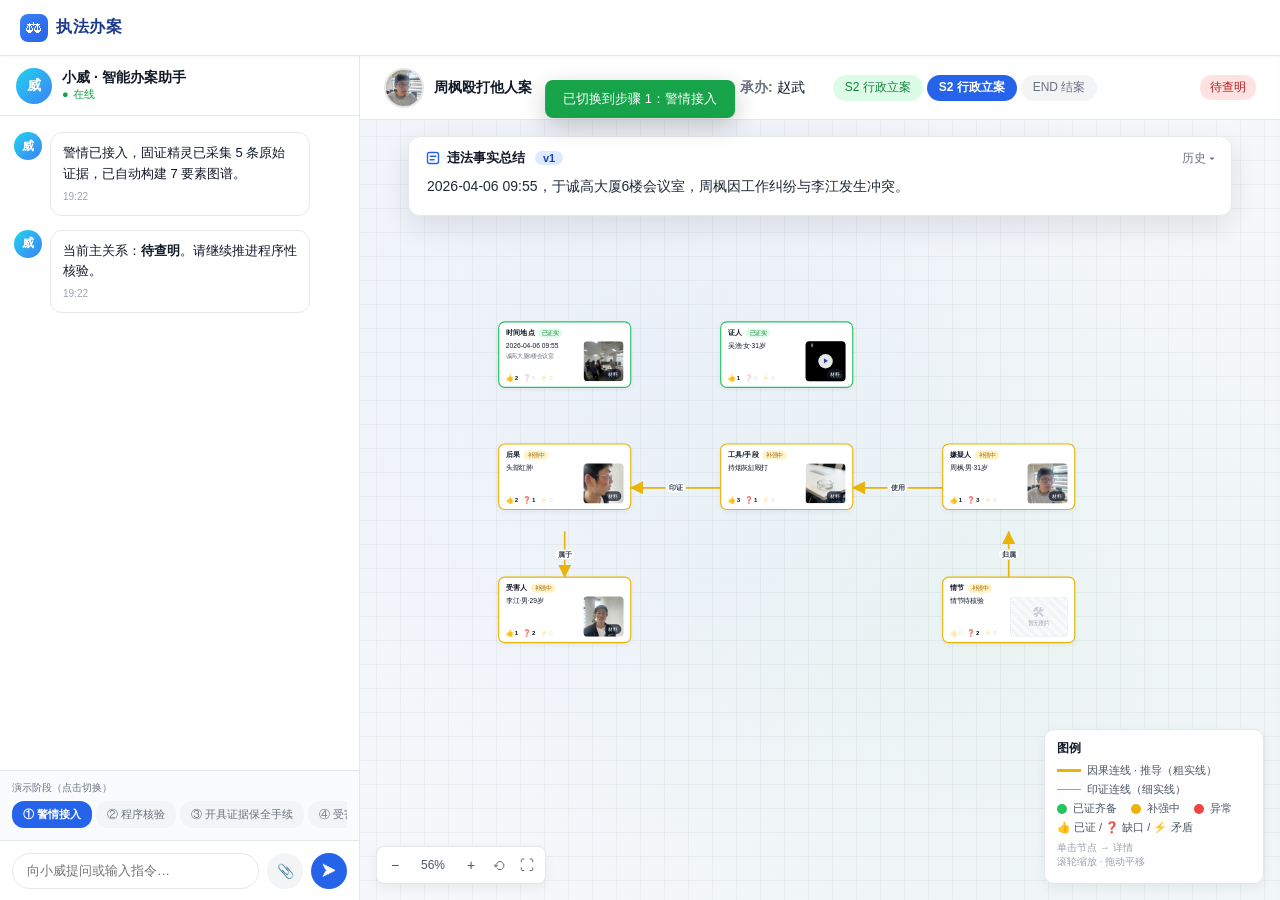
<file: 卷宗V5.html>
<!DOCTYPE html>
<html lang="zh-CN">
<head>
<meta charset="UTF-8">
<title>执法办案智能辅助系统 · 原型 v4</title>
<style>
* { box-sizing: border-box; margin: 0; padding: 0; }
html, body { height: 100%; font-family: -apple-system, "PingFang SC", "Microsoft YaHei", "Segoe UI", sans-serif; color: #111827; background: #f5f7fa; overflow: hidden; }
button { font-family: inherit; cursor: pointer; border: none; background: none; }

/* ============ 顶部栏 ============ */
.topbar {
  height: 56px; background: #fff; border-bottom: 1px solid #e5e7eb;
  display: flex; align-items: center; padding: 0 20px; gap: 24px;
  box-shadow: 0 1px 3px rgba(0,0,0,.04); z-index: 10; position: relative;
}
.brand { display: flex; align-items: center; gap: 8px; }
.brand-logo {
  width: 28px; height: 28px; border-radius: 8px;
  background: linear-gradient(135deg,#3b82f6,#2563eb);
  display: flex; align-items: center; justify-content: center; color:#fff; font-size: 16px;
}
.brand-name { font-size: 16px; font-weight: 700; color: #1e3a8a; letter-spacing: 0.5px; }
.case-meta { display: flex; gap: 18px; font-size: 14px; align-items: center; }
.case-title { display: flex; align-items: center; gap: 10px; }
.case-avatar {
  width: 40px; height: 40px; border-radius: 50%; flex-shrink: 0;
  background-image: url('assets/嫌疑人人像.jpg'); background-size: cover; background-position: center;
  border: 2px solid #e5e7eb;
}
.case-meta span.lbl { color: #6b7280; margin-right: 4px; font-weight: 700; }
.case-meta span.val { color: #111827; font-weight: 500; }
.stage-chips { display: flex; gap: 4px; }
.chip {
  height: 26px; padding: 0 12px; border-radius: 13px; font-size: 12px;
  display: flex; align-items: center; background: #f3f4f6; color: #6b7280;
}
.chip.done { background: #dcfce7; color: #15803d; }
.chip.active { background: #2563eb; color: #fff; font-weight: 600; }
.main-rel {
  font-size: 12px; padding: 4px 10px; border-radius: 12px;
  background: #fee2e2; color: #b91c1c; font-weight: 500;
}
.main-rel.yellow { background: #fef3c7; color: #a16207; }
.main-rel.green { background: #dcfce7; color: #15803d; }
.spacer { flex: 1; }

/* ============ 工作区案件信息条 ============ */
.workspace-casebar {
  width: 100%; min-height: 64px; background: #fff; border-bottom: 1px solid #e5e7eb;
  display: flex; align-items: center; padding: 0 24px; gap: 28px;
  box-shadow: 0 1px 2px rgba(0,0,0,.03); flex-shrink: 0;
}

/* ============ 主体三段 ============ */
.app { height: calc(100vh - 56px); display: flex; }

/* ============ 左侧聊天 ============ */
.chat {
  width: 360px; background: #fff; border-right: 1px solid #e5e7eb;
  display: flex; flex-direction: column;
}
.chat-head {
  height: 60px; padding: 0 16px; display: flex; align-items: center; gap: 10px;
  border-bottom: 1px solid #e5e7eb;
}
.bot-avatar {
  width: 36px; height: 36px; border-radius: 50%;
  background: linear-gradient(135deg,#22d3ee,#3b82f6);
  display: flex; align-items: center; justify-content: center; color: #fff; font-weight: 700; font-size: 14px;
}
.bot-name { font-size: 14px; font-weight: 600; }
.bot-status { font-size: 11px; color: #16a34a; }
.bot-status::before { content:"●"; margin-right: 4px; }

.msgs { flex: 1; overflow-y: auto; padding: 16px 14px; display: flex; flex-direction: column; gap: 14px; }
.msg { display: flex; gap: 8px; }
.msg.user { flex-direction: row-reverse; }
.msg .av {
  width: 28px; height: 28px; border-radius: 50%; flex-shrink: 0;
  display: flex; align-items: center; justify-content: center; color:#fff; font-size: 12px; font-weight: 600;
}
.msg.bot .av { background: linear-gradient(135deg,#22d3ee,#3b82f6); }
.msg.user .av { background: #2563eb; }
.bubble {
  max-width: 260px; padding: 10px 12px; border-radius: 12px; font-size: 13px;
  line-height: 1.6; background: #f3f4f6; color: #111827;
}
.msg.user .bubble { background: #2563eb; color: #fff; }
.msg.bot .bubble { background: #fff; border: 1px solid #e5e7eb; }
.bubble b { color: #111827; }
.bubble .msg-link { color: #2563eb; font-weight: 700; cursor: pointer; }
.bubble .msg-link:hover { text-decoration: underline; }
.bubble .confirm-demo {
  display: inline-block; margin-left: 6px; padding: 2px 10px; border-radius: 999px;
  background: #2563eb; color: #fff; font-size: 12px; font-weight: 700;
}
.bubble .ts { display: block; font-size: 10px; color: #9ca3af; margin-top: 4px; }
.msg.user .bubble .ts { color: rgba(255,255,255,.7); }

/* 强提示矛盾消息 */
.bubble.alert {
  border-left: 4px solid #ef4444 !important; padding-left: 10px;
  background: #fff;
}
.bubble.alert .alert-title {
  color: #b91c1c; font-weight: 700; margin-bottom: 6px;
  display: flex; align-items: center; gap: 4px;
}
.bubble.alert .conflict-row {
  display: flex; gap: 4px; margin: 6px 0;
}
.bubble.alert .conflict-col {
  flex: 1; border: 1px solid #e5e7eb; border-radius: 6px; padding: 6px 8px;
  font-size: 11px; background: #f9fafb;
}
.bubble.alert .conflict-col .src { color: #6b7280; font-size: 10px; }
.bubble.alert .conflict-col .val { font-weight: 600; color: #111827; }
.bubble.alert .investigation {
  background: #eff6ff; border-left: 3px solid #3b82f6;
  padding: 6px 8px; margin: 6px 0; font-size: 11px; border-radius: 4px;
}
.bubble.alert .tasks {
  font-size: 11px; color: #4b5563; margin-top: 4px;
}
.bubble.alert .tasks::before { content: "📋 "; }
.bubble.alert .view-conflict {
  color: #2563eb; font-size: 12px; cursor: pointer;
  margin-top: 8px; display: inline-block; font-weight: 500;
}
.bubble.alert .view-conflict:hover { text-decoration: underline; }

/* 演示步进器 */
.stepper {
  border-top: 1px solid #e5e7eb;
  padding: 10px 12px; background: #fafbfc;
}
.stepper-label { font-size: 10px; color: #6b7280; margin-bottom: 6px; }
.stepper-pills { display: flex; gap: 4px; overflow-x: auto; padding-bottom: 2px; }
.step-pill {
  flex-shrink: 0; padding: 5px 10px; border-radius: 12px;
  font-size: 11px; background: #f3f4f6; color: #6b7280; cursor: pointer; border: 1px solid transparent;
  transition: all .2s;
}
.step-pill.active { background: #2563eb; color: #fff; font-weight: 600; }
.step-pill.done { background: #dcfce7; color: #15803d; }
.step-pill:hover:not(.active) { background: #e5e7eb; }

.input-area {
  height: 60px; padding: 10px 12px; border-top: 1px solid #e5e7eb;
  display: flex; align-items: center; gap: 8px;
}
.input-area input {
  flex: 1; height: 36px; border: 1px solid #e5e7eb; border-radius: 18px;
  padding: 0 14px; font-size: 13px; outline: none;
}
.input-area input:focus { border-color: #3b82f6; }
.input-area .icon-btn {
  width: 36px; height: 36px; border-radius: 50%; background: #f3f4f6;
  display: flex; align-items: center; justify-content: center; font-size: 14px;
}
.input-area .send-btn { background: #2563eb; color: #fff; }

/* ============ 右侧工作区 ============ */
.workspace { flex: 1; display: flex; flex-direction: column; min-width: 0; }
.tabs {
  height: 44px; background: #fff; border-bottom: 1px solid #e5e7eb;
  display: none; align-items: center; padding: 0 16px; gap: 4px;
}
.tab {
  padding: 0 14px; height: 32px; display: flex; align-items: center; gap: 6px;
  font-size: 13px; color: #6b7280; border-radius: 6px; cursor: pointer;
}
.tab .badge {
  background: #f3f4f6; color: #4b5563; font-size: 10px;
  padding: 1px 6px; border-radius: 8px; font-weight: 600;
}
.tab.active { background: #eff6ff; color: #2563eb; font-weight: 600; }
.tab.active .badge { background: #2563eb; color: #fff; }

.tab-content { flex: 1; overflow: hidden; position: relative; }
.tab-pane { display: none; height: 100%; }
.tab-pane.active { display: flex; flex-direction: column; }

/* ============ 违法事实总结 ============ */
.fact-summary {
  position: absolute; top: 16px; left: 50%; transform: translateX(-50%);
  width: calc(100% - 96px); max-width: 1350px;
  background: rgba(255,255,255,.96); border: 1px solid #e5e7eb; border-radius: 12px;
  padding: 12px 16px; z-index: 60;
  box-shadow: 0 10px 28px rgba(15,23,42,.10);
  backdrop-filter: blur(8px);
}
.fact-head {
  display: flex; align-items: center; justify-content: space-between;
  margin-bottom: 8px;
}
.fact-title {
  font-size: 13px; font-weight: 600; color: #111827;
  display: flex; align-items: center; gap: 6px;
}
.fact-title .linear-icon {
  width: 16px; height: 16px; color: #2563eb; flex-shrink: 0;
}
.fact-title .ver {
  background: #dbeafe; color: #1e40af; font-size: 11px;
  padding: 1px 8px; border-radius: 8px; margin-left: 4px;
}
.fact-history-btn {
  font-size: 12px; color: #6b7280; cursor: pointer;
}
.fact-history-btn:hover { color: #2563eb; }
.fact-body {
  font-size: 14px; color: #1f2937; line-height: 1.7;
  min-height: 28px; max-height: 100px; overflow: auto;
}
.fact-body .new {
  background: #dbeafe; color: #1e40af; padding: 0 2px; border-radius: 3px;
  animation: highlight 3s ease forwards;
}
@keyframes highlight {
  0% { background: #93c5fd; }
  100% { background: transparent; color: #1f2937; }
}

/* ============ 图谱画布（支持缩放拖动） ============ */
.canvas-wrap {
  flex: 1; position: relative; overflow: hidden;
  background:
    radial-gradient(circle at 30% 30%, rgba(59,130,246,.06), transparent 60%),
    radial-gradient(circle at 70% 70%, rgba(34,197,94,.05), transparent 60%),
    #f5f7fa;
  cursor: grab;
}
.canvas-wrap.grabbing { cursor: grabbing; }
.canvas-wrap::before {
  content: ""; position: absolute; inset: -2000px; pointer-events: none;
  background-image:
    linear-gradient(to right, rgba(0,0,0,.04) 1px, transparent 1px),
    linear-gradient(to bottom, rgba(0,0,0,.04) 1px, transparent 1px);
  background-size: 24px 24px;
}
/* 视口容器：承载SVG + 节点层，统一transform */
.viewport {
  position: absolute; left: 0; top: 0;
  width: 1600px; height: 800px;
  transform-origin: 0 0;
  transition: transform 200ms ease;
}
.viewport.dragging { transition: none; }
#graph { width: 100%; height: 100%; display: block; }

/* 缩放控制条 */
.zoom-bar {
  position: absolute; left: 16px; bottom: 16px;
  background: #fff; border: 1px solid #e5e7eb; border-radius: 8px;
  display: flex; align-items: center; padding: 4px;
  box-shadow: 0 4px 12px rgba(0,0,0,.06); z-index: 50;
}
.zoom-bar button {
  width: 28px; height: 28px; border-radius: 6px; font-size: 14px;
  color: #4b5563; transition: background .15s;
}
.zoom-bar button:hover { background: #f3f4f6; }
.zoom-bar .zoom-val {
  min-width: 48px; text-align: center; font-size: 12px; color: #4b5563;
  font-variant-numeric: tabular-nums;
}

/* 节点（HTML，绝对定位） */
.nodes-layer {
  position: absolute; inset: 0; pointer-events: none;
}
.node {
  position: absolute; pointer-events: auto;
  background: #fff; border: 2px solid #eab308; border-radius: 12px;
  box-shadow: 0 3px 10px rgba(0,0,0,.06);
  padding: 10px 12px; cursor: pointer;
  transition: box-shadow 200ms, border-color 200ms, transform 150ms;
  display: flex; flex-direction: column;
}
.node:hover { transform: translateY(-2px); box-shadow: 0 8px 20px rgba(0,0,0,.1); }
.node.green { border-color: #22c55e; }
.node.red { border-color: #ef4444; animation: redblink 2s linear infinite; }
@keyframes redblink {
  0%, 100% { box-shadow: 0 4px 12px rgba(239,68,68,.4); border-color: #ef4444; }
  50% { box-shadow: 0 4px 18px rgba(239,68,68,.7); border-color: #fca5a5; }
}

.node-head {
  display: flex; align-items: center; gap: 6px; margin-bottom: 6px;
}
.node-title { font-size: 13px; font-weight: 600; }
.node-status {
  height: 16px; padding: 0 7px; border-radius: 8px; font-size: 10px;
  display: inline-flex; align-items: center;
}
.node-status.yellow { background: #fef3c7; color: #a16207; }
.node-status.green { background: #dcfce7; color: #15803d; }
.node-status.red { background: #fee2e2; color: #b91c1c; }

.node-body { display: flex; gap: 8px; flex: 1; align-items: stretch; }
.node-info { flex: 1; min-width: 0; display: flex; flex-direction: column; }
.node-key { font-size: 12px; font-weight: 500; color: #111827; line-height: 1.4; }
.node-sub { font-size: 10px; color: #6b7280; margin-top: 3px; line-height: 1.4; }
.node-info .three-badges { margin-top: auto; padding-top: 8px; }
.node-photo {
  width: 72px; height: 72px; border-radius: 7px; background: #f3f4f6;
  display: flex; align-items: center; justify-content: center;
  font-size: 9px; color: #9ca3af; flex-shrink: 0;
  background-size: cover; background-position: center;
  box-sizing: border-box; position: relative; overflow: hidden;
}
.node-photo.placeholder {
  width: 72px; height: 72px;
  background: repeating-linear-gradient(45deg, #f9fafb, #f9fafb 6px, #f3f4f6 6px, #f3f4f6 12px);
  border: 1px dashed #d1d5db;
  flex-direction: column; gap: 2px; color: #9ca3af; font-size: 10px;
  box-sizing: border-box;
}
.node-photo.placeholder .icon { font-size: 24px; opacity: .55; line-height: 1; }

/* 证人视频小部件（72×72 正方形） */
.node-video {
  width: 72px; height: 72px; flex-shrink: 0;
  border-radius: 7px; overflow: hidden;
  position: relative; background: #000;
  cursor: pointer;
}
.node-video video {
  width: 100%; height: 100%; object-fit: cover; display: block;
}
.node-video .vd-overlay {
  position: absolute; inset: 0; display: flex; align-items: center; justify-content: center;
  background: linear-gradient(135deg, rgba(0,0,0,.25), rgba(0,0,0,.55));
  transition: background .2s;
}
.node-video.playing .vd-overlay { background: rgba(0,0,0,0); }
.node-video .play-icon {
  width: 26px; height: 26px; border-radius: 50%;
  background: rgba(255,255,255,.9); color: #1e40af;
  display: flex; align-items: center; justify-content: center;
  font-size: 10px;
  box-shadow: 0 2px 6px rgba(0,0,0,.3);
}
.node-video.playing .play-icon { display: none; }
.node-video .vd-tag {
  position: absolute; top: 3px; left: 3px;
  font-size: 8px; color: #fff; background: rgba(0,0,0,.5);
  padding: 1px 5px; border-radius: 5px;
}
.node-video .vd-time {
  position: absolute; bottom: 3px; right: 3px;
  font-size: 8px; color: #fff; background: rgba(0,0,0,.55);
  padding: 1px 4px; border-radius: 4px;
  font-variant-numeric: tabular-nums;
}

.node-foot {
  display: flex; justify-content: space-between; align-items: center;
  margin-top: 8px; padding-top: 7px; border-top: 1px dashed #f3f4f6;
}
.three-bar { display: flex; gap: 3px; }
.three-bar .seg {
  width: 28px; height: 16px; border-radius: 8px;
  display: flex; align-items: center; justify-content: center;
  font-size: 9px; font-weight: 700; color: #fff;
  box-shadow: inset 0 1px 0 rgba(255,255,255,.4), inset 0 -1px 0 rgba(0,0,0,.08), 0 1px 2px rgba(0,0,0,.06);
}
.three-bar .seg.g { background: linear-gradient(135deg,#4ade80,#16a34a); }
.three-bar .seg.y { background: linear-gradient(135deg,#fde047,#d97706); }
.three-bar .seg.r { background: linear-gradient(135deg,#f87171,#b91c1c); }

.three-badges { display: flex; gap: 9px; }
.badge-emoji {
  display: flex; align-items: center; gap: 2px; font-size: 11px;
}
.badge-emoji .num { font-size: 11px; font-weight: 700; color: #111827; }
.badge-emoji.gray { opacity: .35; }
.badge-emoji.gray .num { color: #9ca3af; font-weight: 500; }
.badge-emoji:hover { transform: scale(1.05); }

/* 原地展开态 */
.node {
  transition: left 380ms cubic-bezier(.4,.0,.2,1),
              top 380ms cubic-bezier(.4,.0,.2,1),
              width 380ms cubic-bezier(.4,.0,.2,1),
              height 380ms cubic-bezier(.4,.0,.2,1),
              box-shadow 200ms,
              border-color 200ms;
}
.node.expanded {
  z-index: 100;
  cursor: default;
  box-shadow: 0 16px 40px rgba(0,0,0,.18) !important;
  padding: 14px 16px !important;
  overflow: hidden;
}
.node.expanded:hover { transform: none; }
.node-detail { display: none; }
.node.expanded .node-detail {
  display: block; margin-top: 12px;
  max-height: 360px; overflow-y: auto; padding-right: 6px;
  font-size: 12px;
}
.node.expanded .node-foot { margin-top: 8px; padding-top: 8px; }
.node.expanded .node-title { font-size: 15px; }
.node.expanded .node-key { font-size: 14px; }
.node.expanded .node-sub { font-size: 11px; }
.node.expanded .node-photo,
.node.expanded .node-video { width: 110px; height: 110px; }
.node-close-x {
  position: absolute; top: 10px; right: 10px;
  width: 24px; height: 24px; border-radius: 50%;
  background: #f3f4f6; color: #6b7280; cursor: pointer;
  display: none; align-items: center; justify-content: center; font-size: 16px;
  z-index: 5;
}
.node-close-x:hover { background: #e5e7eb; }
.node.expanded .node-close-x { display: flex; }

/* 模态框内复用绽放详情样式 */
.detail-section { margin-top: 14px; }
.detail-section-head {
  font-size: 12px; font-weight: 700; color: #4b5563;
  padding-bottom: 6px; border-bottom: 1px solid #f3f4f6;
  display: flex; justify-content: space-between; align-items: center;
}
.detail-section-head .toggle { color: #9ca3af; font-size: 11px; cursor: pointer; }
.evidence-card {
  background: #fafbfc; border: 1px solid #f3f4f6; border-radius: 8px;
  padding: 8px 10px; margin-top: 8px; font-size: 12px;
}
.evidence-card .ev-head {
  display: flex; gap: 6px; align-items: center; margin-bottom: 4px;
}
.evidence-card .ev-name { font-weight: 600; color: #111827; }
.evidence-card .ev-tag {
  font-size: 10px; padding: 1px 6px; border-radius: 6px;
  background: #e0e7ff; color: #3730a3;
}
.evidence-card .ev-meta {
  display: grid; grid-template-columns: 1fr 1fr; gap: 4px 8px;
  margin: 6px 0; padding: 6px 8px; border-radius: 6px;
  background: #fff; color: #6b7280; font-size: 10px; line-height: 1.4;
}
.evidence-card .ev-meta b { color: #374151; font-weight: 600; }

.gap-card {
  background: #fff7ed; border: 1px dashed #fdba74; border-radius: 8px;
  padding: 8px 10px; margin-top: 8px; font-size: 12px;
}
.gap-card .gap-title { font-weight: 600; color: #c2410c; }
.gap-card .gap-action { color: #4b5563; margin-top: 4px; font-size: 11px; }
.gap-card .gap-task-tag {
  display: inline-block; margin-top: 6px; font-size: 11px;
  background: #e0e7ff; color: #4338ca; padding: 3px 10px; border-radius: 10px;
  font-weight: 500;
}

.conflict-card {
  background: #fef9f9; border: 1px solid #fecaca; border-radius: 8px;
  padding: 10px; margin-top: 8px;
}
.conflict-card.resolved { background: #f9fafb; border-color: #e5e7eb; }
.cf-head { display: flex; align-items: center; justify-content: space-between; gap: 8px; margin-bottom: 6px; }
.conflict-card .cf-title { font-weight: 600; color: #b91c1c; font-size: 12px; }
.conflict-card.resolved .cf-title { color: #6b7280; }
.cf-detail-btn {
  height: 22px; padding: 0 8px; border-radius: 11px;
  background: #eff6ff; color: #1d4ed8; font-size: 11px; font-weight: 700;
}
.cf-detail-btn:hover { background: #dbeafe; }
.cf-vs { display: flex; gap: 6px; margin: 6px 0; }
.cf-vs > div {
  flex: 1; background: #fff; border: 1px solid #e5e7eb;
  border-radius: 6px; padding: 6px 8px;
}
.cf-vs .src { font-size: 10px; color: #6b7280; }
.cf-vs .val { font-size: 12px; font-weight: 600; color: #111827; }
.cf-investigation {
  background: #eff6ff; border-left: 3px solid #3b82f6;
  padding: 6px 8px; margin: 8px 0; font-size: 11px; border-radius: 4px;
}
.cf-investigation .lbl { color: #1e40af; font-weight: 600; }
.cf-tasks {
  background: #fff; border: 1px solid #e5e7eb;
  padding: 6px 8px; margin: 8px 0; font-size: 11px; border-radius: 4px;
}
.cf-tasks .lbl { color: #4b5563; font-weight: 600; }
.cf-tasks ul { list-style: none; margin-top: 4px; }
.cf-tasks li { color: #4b5563; padding-left: 14px; position: relative; }
.cf-tasks li::before { content: "·"; color: #2563eb; position: absolute; left: 6px; font-weight: 700; }
.cf-actions { display: flex; gap: 8px; margin-top: 10px; }
.cf-actions button {
  flex: 1; height: 30px; border-radius: 6px; font-size: 12px;
}
.cf-actions .confirm-btn { background: #16a34a; color: #fff; }
.cf-actions .confirm-btn:hover { background: #15803d; }
.cf-actions .reject-btn { background: #fff; border: 1px solid #d1d5db; color: #4b5563; }

/* 删除原 close-x（节点上的关闭叉，原地展开版用 .node-close-x） */
.close-x { display: none !important; }

/* 图例 */
.legend {
  position: absolute; right: 16px; bottom: 16px;
  background: rgba(255,255,255,.95); border: 1px solid #e5e7eb;
  border-radius: 10px; padding: 10px 12px;
  font-size: 11px; box-shadow: 0 4px 12px rgba(0,0,0,.06);
  width: 220px;
}
.legend h4 { font-size: 12px; font-weight: 700; margin-bottom: 6px; color: #111827; }
.legend-item {
  display: flex; align-items: center; gap: 6px; margin: 4px 0; color: #4b5563;
}
.legend-line {
  width: 24px; height: 2px; background: #4b5563;
}
.legend-line.thick { height: 3px; }
.legend-line.thin { height: 1.5px; background: #94a3b8; }
.dot { width: 10px; height: 10px; border-radius: 50%; }
.dot.g { background: #22c55e; }
.dot.y { background: #eab308; }
.dot.r { background: #ef4444; }

/* Toast */
.toast {
  position: fixed; top: 80px; left: 50%; transform: translateX(-50%) translateY(-10px);
  background: #111827; color: #fff; padding: 10px 18px; border-radius: 8px;
  font-size: 13px; opacity: 0; transition: all 300ms ease;
  z-index: 200; box-shadow: 0 8px 24px rgba(0,0,0,.2);
}
.toast.show { opacity: 1; transform: translateX(-50%) translateY(0); }
.toast.error { background: #b91c1c; }
.toast.success { background: #16a34a; }

/* Tooltip */
.tooltip {
  position: fixed; background: #111827; color: #fff; padding: 6px 10px;
  border-radius: 6px; font-size: 11px; pointer-events: none; opacity: 0;
  transition: opacity 200ms; z-index: 300; max-width: 220px;
}
.tooltip.show { opacity: 1; }

/* History drawer */
.drawer {
  position: fixed; right: -400px; top: 56px; bottom: 0; width: 380px;
  background: #fff; border-left: 1px solid #e5e7eb;
  transition: right 300ms ease;
  box-shadow: -4px 0 20px rgba(0,0,0,.08);
  z-index: 150; display: flex; flex-direction: column;
}
.drawer.show { right: 0; }
.drawer-head {
  height: 48px; padding: 0 16px; display: flex; align-items: center;
  justify-content: space-between; border-bottom: 1px solid #e5e7eb;
  font-size: 14px; font-weight: 600;
}
.drawer-close { font-size: 18px; color: #6b7280; cursor: pointer; }
.drawer-body { flex: 1; overflow-y: auto; padding: 12px 16px; }
.ver-item {
  padding: 10px 12px; border-radius: 8px; cursor: pointer;
  margin-bottom: 4px; font-size: 12px;
}
.ver-item:hover { background: #f3f4f6; }
.ver-item.active { background: #eff6ff; color: #2563eb; }
.ver-item .vt { font-weight: 600; }
.ver-item .vd { font-size: 11px; color: #6b7280; margin-top: 2px; }
.ver-preview {
  margin-top: 14px; padding: 12px; background: #f9fafb;
  border-radius: 8px; font-size: 13px; line-height: 1.6;
}

/* 材料抽屉 */
.material-drawer {
  position: fixed; right: -440px; top: 56px; bottom: 0; width: 420px;
  background: #fff; border-left: 1px solid #e5e7eb;
  transition: right 300ms ease;
  box-shadow: -4px 0 24px rgba(0,0,0,.10);
  z-index: 170; display: flex; flex-direction: column;
}
.material-drawer.show { right: 0; }
.material-drawer .drawer-body { padding: 14px 16px; }
.material-panel {
  border: 1px solid #e5e7eb; border-radius: 12px; padding: 14px;
  background: linear-gradient(180deg,#fff,#f8fafc);
}
.material-panel:hover { border-color: #93c5fd; box-shadow: 0 8px 22px rgba(37,99,235,.10); }
.material-type {
  display: inline-flex; align-items: center; height: 22px; padding: 0 9px;
  border-radius: 11px; background: #eff6ff; color: #1d4ed8;
  font-size: 11px; font-weight: 700; margin-bottom: 8px;
}
.material-title { font-size: 16px; font-weight: 700; color: #111827; margin-bottom: 4px; }
.material-kv { display: grid; grid-template-columns: 74px 1fr; gap: 8px 10px; font-size: 12px; line-height: 1.5; }
.material-kv .k { color: #6b7280; }
.material-kv .v { color: #111827; font-weight: 500; }
.material-excerpt {
  margin-top: 12px; padding: 10px 12px; border-left: 3px solid #2563eb;
  background: #eff6ff; border-radius: 8px; font-size: 12px; line-height: 1.6; color: #1f2937;
}
.material-elements {
  margin-top: 12px; border: 1px solid #e5e7eb; border-radius: 10px;
  overflow: hidden; background: #fff;
}
.material-elements-title {
  height: 34px; display: flex; align-items: center; padding: 0 12px;
  background: #f8fafc; border-bottom: 1px solid #e5e7eb;
  font-size: 12px; font-weight: 700; color: #111827;
}
.material-element-row {
  display: grid; grid-template-columns: 74px 1fr; gap: 8px;
  padding: 8px 12px; border-bottom: 1px solid #f3f4f6;
  font-size: 12px; line-height: 1.5;
}
.material-element-row:last-child { border-bottom: none; }
.material-element-row .k { color: #1d4ed8; font-weight: 700; }
.material-element-row .v { color: #374151; }
.compare-table { margin-top: 12px; border: 1px solid #e5e7eb; border-radius: 10px; overflow: hidden; }
.compare-row { display: grid; grid-template-columns: 72px 1fr 1fr; border-bottom: 1px solid #f3f4f6; font-size: 12px; }
.compare-row:last-child { border-bottom: none; }
.compare-row > div { padding: 8px 10px; line-height: 1.5; border-right: 1px solid #f3f4f6; }
.compare-row > div:last-child { border-right: none; }
.compare-row.head { background: #f8fafc; font-weight: 700; color: #111827; }
.compare-row.diff { background: #fff7ed; }
.compare-row .k { color: #1d4ed8; font-weight: 700; }
.compare-row .bad { color: #b91c1c; font-weight: 700; }
.compare-row .good { color: #15803d; font-weight: 700; }
.material-open-btn {
  margin-top: 12px; height: 32px; padding: 0 14px; border-radius: 8px;
  background: #2563eb; color: #fff; font-size: 12px; font-weight: 700;
}
.material-open-btn:hover { background: #1d4ed8; }
.mat-link {
  color: #2563eb; cursor: pointer; font-weight: 600;
}
.mat-link:hover { text-decoration: underline; }
.media-link-btn {
  position: absolute; right: 4px; bottom: 4px;
  height: 18px; padding: 0 6px; border-radius: 9px;
  background: rgba(17,24,39,.72); color: #fff; font-size: 9px;
}

/* 其他 Tab 简化展示 */
.placeholder {
  flex: 1; display: flex; align-items: center; justify-content: center;
  flex-direction: column; gap: 8px; color: #9ca3af; font-size: 13px;
}
.placeholder .icon { font-size: 40px; }

/* 证据池/任务/日志简易表 */
.list-pane { padding: 16px; overflow-y: auto; }
.card-grid { display: grid; grid-template-columns: repeat(auto-fill, minmax(320px, 1fr)); gap: 12px; }
.list-card {
  background: #fff; border: 1px solid #e5e7eb; border-radius: 10px;
  padding: 12px 14px; box-shadow: 0 2px 6px rgba(0,0,0,.04);
}
.list-card h4 { font-size: 13px; font-weight: 600; margin-bottom: 6px; }
.list-card .meta { font-size: 11px; color: #6b7280; margin-bottom: 6px; }
.list-card .desc { font-size: 12px; color: #4b5563; line-height: 1.6; }
.list-card .three-tags { display: flex; gap: 4px; margin-top: 8px; padding-top: 8px; border-top: 1px solid #f3f4f6; }
.tag-mini { font-size: 10px; padding: 2px 6px; border-radius: 6px; color: #fff; font-weight: 600; }

.log-line {
  background: #fff; border-left: 3px solid #2563eb; padding: 10px 14px;
  margin-bottom: 8px; border-radius: 0 8px 8px 0; font-size: 12px;
}
.log-line.system { border-left-color: #16a34a; }
.log-line.human { border-left-color: #eab308; }
.log-line .lt { font-weight: 600; color: #111827; }
.log-line .lm { color: #4b5563; line-height: 1.7; margin-top: 4px; }
.log-line .lt-time { color: #9ca3af; font-size: 11px; margin-right: 6px; }
.log-line .role-tag {
  font-size: 10px; padding: 1px 6px; border-radius: 4px; margin-left: 6px;
}
.log-line .role-tag.s { background: #dcfce7; color: #15803d; }
.log-line .role-tag.h { background: #fef3c7; color: #a16207; }
</style>
</head>
<body>

<!-- ============ 顶部栏 ============ -->
<div class="topbar">
  <div class="brand">
    <div class="brand-logo">⚖</div>
    <div class="brand-name">执法办案</div>
  </div>
  <div class="spacer"></div>
</div>

<!-- ============ 主体 ============ -->
<div class="app">
  <!-- 左侧聊天 -->
  <div class="chat">
    <div class="chat-head">
      <div class="bot-avatar">威</div>
      <div>
        <div class="bot-name">小威 · 智能办案助手</div>
        <div class="bot-status">在线</div>
      </div>
    </div>
    <div class="msgs" id="msgs">
      <!-- 消息由JS填充 -->
    </div>
    <!-- 演示步进器 -->
    <div class="stepper">
      <div class="stepper-label">演示阶段（点击切换）</div>
      <div class="stepper-pills" id="stepperPills">
        <div class="step-pill active" data-step="1">① 警情接入</div>
        <div class="step-pill" data-step="2">② 程序核验</div>
        <div class="step-pill" data-step="3">③ 开具证据保全手续</div>
        <div class="step-pill" data-step="4">④ 受害人笔录</div>
        <div class="step-pill" data-step="5">⑤ 伤情检查</div>
        <div class="step-pill" data-step="6">⑥ 自书</div>
        <div class="step-pill" data-step="7">⑦ 嫌疑人笔录</div>
        <div class="step-pill" data-step="8">⑧ 处罚签发</div>
      </div>
    </div>
    <div class="input-area">
      <input type="text" placeholder="向小威提问或输入指令…">
      <button class="icon-btn" title="上传">📎</button>
      <button class="icon-btn send-btn" title="发送">➤</button>
    </div>
  </div>

  <!-- 右侧工作区 -->
  <div class="workspace">
    <div class="tabs">
      <div class="tab active" data-tab="graph">🔗 图谱</div>
      <div class="tab" data-tab="doc">📄 文书<span class="badge">9</span></div>
      <div class="tab" data-tab="evi">🧾 证据池<span class="badge">15</span></div>
      <div class="tab" data-tab="task">🗂 任务看板<span class="badge">3</span></div>
      <div class="tab" data-tab="log">📋 决策日志</div>
    </div>

    <div class="tab-content">
      <!-- 图谱 Tab -->
      <div class="tab-pane active" data-pane="graph">
        <div class="workspace-casebar">
          <div class="case-meta">
            <div class="case-title"><span class="case-avatar"></span><span class="val" style="font-weight: 700;">周枫殴打他人案</span></div>
            <div><span class="val">2026·公（行）字第 0086 号</span></div>
            <div><span class="lbl">承办:</span><span class="val">赵武</span></div>
          </div>
          <div class="stage-chips">
            <div class="chip done">S2 行政立案</div>
            <div class="chip active" id="chipStage">S3 案件办理</div>
            <div class="chip">END 结案</div>
          </div>
          <div class="spacer"></div>
          <div class="main-rel yellow" id="mainRel">补强推进中</div>
        </div>

        <!-- 画布 -->
        <div class="canvas-wrap" id="canvasWrap">
          <!-- 违法事实总结 -->
          <div class="fact-summary">
            <div class="fact-head">
              <div class="fact-title"><svg class="linear-icon" viewBox="0 0 16 16" fill="none" aria-hidden="true"><rect x="2.5" y="2.5" width="11" height="11" rx="2" stroke="currentColor" stroke-width="1.4"/><path d="M5.2 6.2h5.6M5.2 9.8h3.8" stroke="currentColor" stroke-width="1.4" stroke-linecap="round"/></svg>违法事实总结<span class="ver" id="factVer">v2</span></div>
              <div class="fact-history-btn" onclick="toggleHistory()">历史 ▾</div>
            </div>
            <div class="fact-body" id="factBody">
              2026-04-06 09:55，于诚高大厦6楼会议室，周枫因工作纠纷与李江发生口角，<span class="new">周枫拿起会议桌上的烟灰缸殴打李江头部。</span>
            </div>
          </div>
          <div class="viewport" id="viewport">
            <svg id="graph" viewBox="0 0 1600 800" preserveAspectRatio="xMidYMid meet" style="position:absolute;left:0;top:0;width:1600px;height:800px;pointer-events:none;">
              <defs>
                <marker id="arrowG" viewBox="0 0 10 10" refX="9" refY="5" markerWidth="8" markerHeight="8" orient="auto">
                  <path d="M0,0 L10,5 L0,10 z" fill="#22c55e"/>
                </marker>
                <marker id="arrowY" viewBox="0 0 10 10" refX="9" refY="5" markerWidth="8" markerHeight="8" orient="auto">
                  <path d="M0,0 L10,5 L0,10 z" fill="#eab308"/>
                </marker>
                <marker id="arrowR" viewBox="0 0 10 10" refX="9" refY="5" markerWidth="8" markerHeight="8" orient="auto">
                  <path d="M0,0 L10,5 L0,10 z" fill="#ef4444"/>
                </marker>
              </defs>
              <g id="edges"></g>
              <g id="edgeLabels"></g>
            </svg>
            <div class="nodes-layer" id="nodesLayer"></div>
          </div>

          <!-- 缩放控制 -->
          <div class="zoom-bar">
            <button onclick="zoomBy(-0.1)" title="缩小">−</button>
            <span class="zoom-val" id="zoomVal">100%</span>
            <button onclick="zoomBy(0.1)" title="放大">+</button>
            <button onclick="resetView()" title="复位">⟲</button>
            <button onclick="fitView()" title="适配">⛶</button>
          </div>

          <!-- 图例 -->
          <div class="legend">
            <h4>图例</h4>
            <div class="legend-item"><div class="legend-line thick" style="background:#eab308"></div>因果连线 · 推导（粗实线）</div>
            <div class="legend-item"><div class="legend-line thin"></div>印证连线（细实线）</div>
            <div class="legend-item"><div class="dot g"></div>已证齐备 <div class="dot y" style="margin-left:8px"></div>补强中 <div class="dot r" style="margin-left:8px"></div>异常</div>
            <div class="legend-item">👍 已证 / ❓ 缺口 / ⚡ 矛盾</div>
            <div class="legend-item" style="color:#9ca3af;font-size:10px;margin-top:6px;">单击节点 → 详情<br>滚轮缩放 · 拖动平移</div>
          </div>
        </div>
        <!-- 节点详情：原地展开，无模态框 -->
      </div>

      <!-- 文书 Tab -->
      <div class="tab-pane" data-pane="doc">
        <div class="list-pane">
          <div class="card-grid">
            <div class="list-card" onclick="openMaterialDrawerByName('警情概述')" style="cursor:pointer;">
              <h4>受案登记表</h4>
              <div class="meta">已签发 · 2026-04-06 10:05</div>
              <div class="desc">系统根据警情自动填充，民警审核通过。</div>
            </div>
            <div class="list-card" onclick="openMaterialDrawerByName('身份核验回写')" style="cursor:pointer;">
              <h4>立案审批表</h4>
              <div class="meta">已签发 · 2026-04-06 10:18</div>
              <div class="desc">程序性核验通过后由系统起草。</div>
            </div>
            <div class="list-card" onclick="openMaterialDrawerByName('李江询问笔录')" style="cursor:pointer;">
              <h4>询问笔录（李江）</h4>
              <div class="meta">已生成 · 2026-04-06 10:32</div>
              <div class="desc">笔录 Agent 回写，已自动入证据池。</div>
            </div>
          </div>
        </div>
      </div>

      <!-- 证据池 Tab -->
      <div class="tab-pane" data-pane="evi">
        <div class="list-pane">
          <div class="card-grid" id="eviGrid"></div>
        </div>
      </div>

      <!-- 任务看板 Tab -->
      <div class="tab-pane" data-pane="task">
        <div class="list-pane">
          <div class="card-grid" id="taskGrid"></div>
        </div>
      </div>

      <!-- 决策日志 Tab -->
      <div class="tab-pane" data-pane="log">
        <div class="list-pane" id="logList"></div>
      </div>
    </div>
  </div>
</div>

<!-- 历史抽屉 -->
<div class="drawer" id="histDrawer">
  <div class="drawer-head">
    <span>违法事实 · 历史版本</span>
    <span class="drawer-close" onclick="toggleHistory()">×</span>
  </div>
  <div class="drawer-body" id="histBody"></div>
</div>

<!-- 材料抽屉 -->
<div class="material-drawer" id="materialDrawer">
  <div class="drawer-head">
    <span>材料核心要素</span>
    <span class="drawer-close" onclick="closeMaterialDrawer()">×</span>
  </div>
  <div class="drawer-body" id="materialBody"></div>
</div>

<!-- Toast / Tooltip -->
<div class="toast" id="toast"></div>
<div class="tooltip" id="tooltip"></div>

<script>
/* ===== 节点数据（含 6 个步骤的状态切换）===== */
/* ===== 节点布局：横向因果链（后果→工具→受害人→嫌疑人），印证节点上方挂接 =====
   画布 viewport：1600 × 800（足够避让空间）
   节点尺寸 240×~140，主链路 y=420 居中 */
const NODES = {
  conseq:  { id:'conseq',  title:'后果',     x:220,  y:280, w:240, h:160, photo:'assets/被害人伤情.JPG' },
  tool:    { id:'tool',    title:'工具/手段', x:620,  y:280, w:240, h:160, photo:'assets/作案工具烟灰缸.jpg' },
  victim:  { id:'victim',  title:'受害人',   x:220,  y:520, w:240, h:160, photo:'assets/被害人人像.JPG' },
  suspect: { id:'suspect', title:'嫌疑人',   x:1020, y:280, w:240, h:160, photo:'assets/嫌疑人人像.jpg' },
  circumstance: { id:'circumstance', title:'情节', x:1020, y:520, w:240, h:160 },
  time:    { id:'time',    title:'时间地点', x:220,  y:60,  w:240, h:160, photo:'assets/现场照片.jpg' },
  witness: { id:'witness', title:'证人',     x:620,  y:60,  w:240, h:160, video:'assets/证人证言.mp4' },
};

/* ===== 6 阶段的演示数据 ===== */
const STEPS = [
  null, // 占位
  { // 步骤 1：警情接入
    progress:'2/8', mainRel:{cls:'',txt:'待查明'},
    miss:'缺·自书 缺·伤情检查 缺·询问笔录',
    factVer:'v1',
    fact:'<span class="new">2026-04-06 09:55，于诚高大厦6楼会议室，周枫因工作纠纷与李江发生冲突。</span>',
    nodes:{
      time:    { state:'green',  status:'已证实', key:'2026-04-06 09:55', sub:'诚高大厦6楼会议室', bar:['g','g','g'], badges:[2,0,0] },
      conseq:  { state:'yellow', status:'补强中', key:'头部红肿', sub:'伤情照片初判', bar:['y','y','g'], badges:[2,1,0] },
      tool:    { state:'yellow', status:'补强中', key:'持烟灰缸殴打', sub:'警情概述+证人证言', bar:['y','g','g'], badges:[3,1,0] },
      witness: { state:'green',  status:'已证实', key:'吴渔·女·31岁', sub:'现场证人证言已采集', bar:['g','g','g'], badges:[1,0,0] },
      victim:  { state:'yellow', status:'补强中', key:'李江·男·29岁', sub:'人像照片已采集·待身份核验', bar:['g','g','g'], badges:[1,2,0] },
      suspect: { state:'yellow', status:'补强中', key:'周枫·男·31岁', sub:'人像照片已采集·待身份核验', bar:['g','g','g'], badges:[1,3,0] },
      circumstance: { state:'yellow', status:'补强中', key:'情节待核验', sub:'前科/到案/认罪认罚材料待采集', bar:['y','g','g'], badges:[0,2,0] },
    },
    msgs:[
      {type:'bot', html:'警情已接入，固证精灵已采集 5 条原始证据，已自动构建 7 要素图谱。'},
      {type:'bot', html:'当前主关系：<b>待查明</b>。请继续推进程序性核验。'},
    ]
  },
  { // 步骤 2：程序核验
    progress:'4/8', mainRel:{cls:'yellow',txt:'准备立案'},
    miss:'缺·自书 缺·伤情检查 缺·询问笔录',
    factVer:'v1',
    fact:'2026-04-06 09:55，于诚高大厦6楼会议室，周枫因工作纠纷与李江发生冲突。',
    nodes:{
      time:    { state:'green',  status:'已证实', key:'2026-04-06 09:55', sub:'诚高大厦6楼会议室', bar:['g','g','g'], badges:[2,0,0] },
      conseq:  { state:'yellow', status:'补强中', key:'头部红肿', sub:'伤情照片初判', bar:['y','y','g'], badges:[2,1,0] },
      tool:    { state:'yellow', status:'补强中', key:'持烟灰缸殴打', sub:'警情概述+证人证言', bar:['y','g','g'], badges:[3,1,0] },
      witness: { state:'green',  status:'已证实', key:'吴渔·女·31岁', sub:'现场证人证言已采集', bar:['g','g','g'], badges:[1,0,0] },
      victim:  { state:'yellow', status:'补强中', key:'李江·男·29岁', sub:'身份核验通过·待询问', bar:['g','g','g'], badges:[3,1,0] },
      suspect: { state:'yellow', status:'补强中', key:'周枫·男·31岁·初犯', sub:'身份核验通过·待询问', bar:['g','g','g'], badges:[4,1,0] },
      circumstance: { state:'yellow', status:'补强中', key:'初犯', sub:'前科核验通过·认罪认罚材料待采集', bar:['g','g','g'], badges:[1,1,0] },
    },
    msgs:[
      {type:'bot', html:'小威已完成 4 项程序性核验：<b>身份/前科/管辖/治安期限</b>，全部通过。'},
      {type:'bot', html:'小威已生成 <span class="msg-link" onclick="openOriginalFile(\'assets/行政案件立案登记表.pdf\');event.stopPropagation();">《行政立案登记表》</span><span class="msg-link" onclick="openOriginalFile(\'assets/行政案件立案告知书.pdf\');event.stopPropagation();">《行政立案告知书》</span><span class="msg-link" onclick="openOriginalFile(\'assets/接报审批表.pdf\');event.stopPropagation();">《接报审批表》</span>，请审核确认<br><span class="confirm-demo">确认</span>'},
      {type:'user', html:'已审核确认。'},
      {type:'bot', html:'立案审批已完成，进入案件办理阶段'},
    ]
  },
  { // 步骤 3：开具证据保全手续
    progress:'5/8', mainRel:{cls:'yellow',txt:'补强推进中'},
    miss:'缺·自书 缺·伤情检查 缺·询问笔录',
    factVer:'v1',
    fact:'2026-04-06 09:55，于诚高大厦6楼会议室，周枫因工作纠纷与李江发生冲突。',
    nodes:{
      time:    { state:'green',  status:'已证实', key:'2026-04-06 09:55', sub:'诚高大厦6楼会议室', bar:['g','g','g'], badges:[2,0,0] },
      conseq:  { state:'yellow', status:'补强中', key:'头部红肿', sub:'伤情照片初判', bar:['y','y','g'], badges:[2,1,0] },
      tool:    { state:'green',  status:'已证实', key:'烟灰缸证据保全手续', sub:'决定书+清单+审批表', bar:['g','g','g'], badges:[6,0,0] },
      witness: { state:'green',  status:'已证实', key:'吴渔·女·31岁', sub:'现场证人证言已采集', bar:['g','g','g'], badges:[1,0,0] },
      victim:  { state:'yellow', status:'补强中', key:'李江·男·29岁', sub:'身份核验通过·待询问', bar:['g','g','g'], badges:[3,1,0] },
      suspect: { state:'yellow', status:'补强中', key:'周枫·男·31岁·初犯', sub:'身份核验通过·待询问', bar:['g','g','g'], badges:[4,1,0] },
      circumstance: { state:'yellow', status:'补强中', key:'初犯', sub:'前科核验通过·认罪认罚材料待采集', bar:['g','g','g'], badges:[1,1,0] },
    },
    msgs:[
      {type:'bot', html:'根据工具的证据材料缺失，小威已经帮助你自动生成<span class="msg-link" onclick="openOriginalFile(\'assets/证据保全决定书.pdf\');event.stopPropagation();">《证据保全决定书》</span><span class="msg-link" onclick="openOriginalFile(\'assets/证据保全清单.pdf\');event.stopPropagation();">《证据保全清单》</span><span class="msg-link" onclick="openOriginalFile(\'assets/证据保全审批表.pdf\');event.stopPropagation();">《证据保全审批表》</span>'},
    ]
  },
  { // 步骤 4：笔录·矛盾（核心场景）
    progress:'5/8', mainRel:{cls:'yellow',txt:'补强推进中'},
    miss:'缺·自书 缺·伤情检查',
    factVer:'v2',
    fact:'2026-04-06 09:55，于诚高大厦6楼会议室，周枫因工作纠纷与李江发生口角，<span class="new">周枫拿起会议桌上的烟灰缸殴打李江头部。</span>',
    nodes:{
      time:    { state:'green',  status:'已证实', key:'2026-04-06 09:55', sub:'诚高大厦6楼会议室', bar:['g','g','g'], badges:[2,0,0] },
      conseq:  { state:'yellow', status:'补强中', key:'头部红肿', sub:'伤情照片+李江笔录', bar:['y','y','g'], badges:[2,1,0] },
      tool:    { state:'yellow', status:'补强中', key:'持烟灰缸殴打', sub:'证人证言+李江笔录', bar:['y','g','g'], badges:[5,0,0] },
      witness: { state:'green',  status:'已证实', key:'吴渔·女·31岁', sub:'现场证人证言已采集', bar:['g','g','g'], badges:[1,0,0] },
      victim:  { state:'yellow', status:'补强中', key:'李江·男·29岁', sub:'身份核验·已询问', bar:['g','g','g'], badges:[4,0,0] },
      suspect: { state:'yellow', status:'补强中', key:'周枫·男·31岁·初犯', sub:'身份核验·待询问', bar:['g','g','g'], badges:[3,1,0] },
      circumstance: { state:'yellow', status:'补强中', key:'初犯', sub:'前科核验通过·认罪认罚材料待采集', bar:['g','g','g'], badges:[1,1,0] },
    },
    msgs:[
      {type:'bot', html:'根据受害人证据材料缺失，小威帮你创建了<span class="msg-link">李江《询问笔录》</span>的任务。'},
      {type:'bot', html:'小威已笔录 Agent信息：<b>李江《询问笔录》</b>。'},
      {type:'bot', html:'李江笔录已入池，描述与证人证言一致：<b>用烟灰缸殴打头部</b>。'},
    ]
  },
  { // 步骤 5：伤情检查结论
    progress:'6/8', mainRel:{cls:'yellow',txt:'补强推进中'},
    miss:'缺·自书',
    factVer:'v3',
    fact:'2026-04-06 09:55，于诚高大厦6楼会议室，周枫因工作纠纷与李江发生冲突，周枫用烟灰缸殴打李江头部，<span class="new">致李江头皮挫裂伤。</span>',
    nodes:{
      time:    { state:'green',  status:'已证实', key:'2026-04-06 09:55', sub:'诚高大厦6楼会议室', bar:['g','g','g'], badges:[2,0,0] },
      conseq:  { state:'green',  status:'已证实', key:'头皮挫裂伤', sub:'医学结论·照片印证', bar:['g','g','g'], badges:[4,0,0] },
      tool:    { state:'yellow', status:'补强中', key:'持烟灰缸殴打', sub:'证人证言+李江笔录', bar:['y','g','g'], badges:[5,0,0] },
      witness: { state:'green',  status:'已证实', key:'吴渔·女·31岁', sub:'现场证人证言已采集', bar:['g','g','g'], badges:[1,0,0] },
      victim:  { state:'green',  status:'已证实', key:'李江·男·29岁', sub:'身份核验·已询问', bar:['g','g','g'], badges:[4,0,0] },
      suspect: { state:'yellow', status:'补强中', key:'周枫·男·31岁·初犯', sub:'身份核验·待询问', bar:['g','g','g'], badges:[3,1,0] },
      circumstance: { state:'yellow', status:'补强中', key:'初犯', sub:'前科核验通过·认罪认罚材料待采集', bar:['g','g','g'], badges:[1,1,0] },
    },
    msgs:[
      {type:'bot', html:'根据后果证据材料缺失，小威帮你创建了上传医院伤情检查结果的任务。'},
      {type:'bot', html:'伤情检查结论提取完成 · <b>头皮挫裂伤</b>。'},
      {type:'bot', html:'伤情照片真实性 🟡 → 🟢（因伤情检查结论印证）。'},
      {type:'bot', html:'后果节点三性已齐备。违法事实总结升级到 v3。'},
    ]
  },
  { // 步骤 6：自书+认罚
    progress:'7/8', mainRel:{cls:'yellow',txt:'补强推进中'},
    miss:'缺·周枫询问笔录',
    factVer:'v3',
    fact:'2026-04-06 09:55，于诚高大厦6楼会议室，周枫因工作纠纷与李江发生冲突，周枫用烟灰缸殴打李江头部，致李江头皮挫裂伤。',
    nodes:{
      time:    { state:'green',  status:'已证实', key:'2026-04-06 09:55', sub:'诚高大厦6楼会议室', bar:['g','g','g'], badges:[2,0,0] },
      conseq:  { state:'green',  status:'已证实', key:'头皮挫裂伤', sub:'医学结论·照片印证', bar:['g','g','g'], badges:[4,0,0] },
      tool:    { state:'green',  status:'已证实', key:'烟灰缸殴打头部', sub:'物证+保全材料印证', bar:['g','g','g'], badges:[5,0,0] },
      witness: { state:'green',  status:'已证实', key:'吴渔·女·31岁', sub:'现场证人证言已采集', bar:['g','g','g'], badges:[1,0,0] },
      victim:  { state:'green',  status:'已证实', key:'李江·男·29岁', sub:'身份核验·已询问', bar:['g','g','g'], badges:[4,0,0] },
      suspect: { state:'yellow', status:'补强中', key:'周枫·男·31岁·初犯·认错认罚', sub:'已收自书·待询问笔录', bar:['y','g','g'], badges:[4,1,0] },
      circumstance: { state:'yellow', status:'补强中', key:'初犯·认错认罚', sub:'认罪认罚相关材料已回写·待笔录确认', bar:['y','g','g'], badges:[3,1,0] },
    },
    msgs:[
      {type:'bot', html:'根据嫌疑人证据材料缺失，小威帮你自动生成了《传呼证》并创建了获取<span class="msg-link">嫌疑人供述</span>任务。'},
      {type:'bot', html:'小威收到办案中心材料：<b>周枫自书材料</b>。'},
    ]
  },
  { // 步骤 7：嫌疑人笔录（矛盾闭环）
    progress:'8/8', mainRel:{cls:'green',txt:'事实查明'},
    miss:'',
    factVer:'v4',
    fact:'2026-04-06 09:55，于诚高大厦6楼会议室，周枫因工作纠纷与李江发生冲突，周枫用烟灰缸殴打李江头部，致李江头皮挫裂伤。<span class="new">案发后周枫主动到案，对违法事实供认不讳，认错认罚。</span>',
    nodes:{
      time:    { state:'green',  status:'已证实', key:'2026-04-06 09:55', sub:'诚高大厦6楼会议室', bar:['g','g','g'], badges:[2,0,0] },
      conseq:  { state:'green',  status:'已证实', key:'头皮挫裂伤', sub:'医学结论·照片印证', bar:['g','g','g'], badges:[4,0,0] },
      tool:    { state:'green',  status:'已证实', key:'用烟灰缸殴打李江头部', sub:'矛盾闭环（周枫笔录承认）', bar:['g','g','g'], badges:[5,0,0] },
      witness: { state:'green',  status:'已证实', key:'吴渔·女·31岁', sub:'现场证人证言已采集', bar:['g','g','g'], badges:[1,0,0] },
      victim:  { state:'green',  status:'已证实', key:'李江·男·29岁', sub:'身份核验·已询问', bar:['g','g','g'], badges:[4,0,0] },
      suspect: { state:'green',  status:'已证实', key:'周枫·男·31岁·初犯·认错认罚', sub:'笔录+自书+认罚已采集', bar:['g','g','g'], badges:[6,0,0] },
      circumstance: { state:'green', status:'已证实', key:'初犯·主动到案·认错认罚', sub:'前科核验+认罪认罚材料+笔录确认', bar:['g','g','g'], badges:[4,0,0] },
    },
    msgs:[
      {type:'bot', html:'小威已笔录 Agent信息：<b>周枫《询问笔录》</b>(E-011)。'},
      {type:'bot', html:'周枫确认：<b>"我拿烟灰缸砸了李江头部"</b>，与李江笔录、证人证言一致。'},
      {type:'bot', html:'工具/经过节点已由笔录、证人证言和烟灰缸保全材料闭环。'},
      {type:'bot', html:'周枫已签认罚书。适用快办程序，已帮你申请快办。'},
    ]
  },
  { // 步骤 8：处罚签发
    progress:'8/8', mainRel:{cls:'green',txt:'事实查明'},
    miss:'',
    factVer:'v5',
    fact:'2026-04-06 09:55，于诚高大厦6楼会议室，周枫因工作纠纷与李江发生冲突，周枫用烟灰缸殴打李江头部，致李江头皮挫裂伤。案发后周枫主动到案，对违法事实供认不讳，认错认罚。<span class="new">依据《治安管理处罚法》第四十三条第一款，对周枫处以行政拘留五日。</span>',
    nodes:{
      time:    { state:'green',  status:'已证实', key:'2026-04-06 09:55', sub:'诚高大厦6楼会议室', bar:['g','g','g'], badges:[2,0,0] },
      conseq:  { state:'green',  status:'已证实', key:'头皮挫裂伤', sub:'医学结论·照片印证', bar:['g','g','g'], badges:[4,0,0] },
      tool:    { state:'green',  status:'已证实', key:'用烟灰缸殴打李江头部', sub:'多源证据印证一致', bar:['g','g','g'], badges:[5,0,0] },
      witness: { state:'green',  status:'已证实', key:'吴渔·女·31岁', sub:'询问笔录已采集·与笔录一致', bar:['g','g','g'], badges:[1,0,0] },
      victim:  { state:'green',  status:'已证实', key:'李江·男·29岁', sub:'身份核验·已询问', bar:['g','g','g'], badges:[4,0,0] },
      suspect: { state:'green',  status:'已证实', key:'周枫·男·31岁·初犯·认错认罚', sub:'已送达·执行中', bar:['g','g','g'], badges:[6,0,0] },
      circumstance: { state:'green', status:'已证实', key:'初犯·认错认罚', sub:'作为量罚情节纳入处罚草本', bar:['g','g','g'], badges:[4,0,0] },
    },
    msgs:[
      {type:'bot', html:'快办审批通过，小威已生成<span class="msg-link" onclick="openOriginalFile(\'assets/行政处罚决定书.pdf\');event.stopPropagation();">《行政处罚决定书》</span>、<span class="msg-link" onclick="openOriginalFile(\'assets/行政处罚告知笔录.pdf\');event.stopPropagation();">《行政处罚告知书》</span>，请审核确认<br><span class="confirm-demo">确认</span>'},
      {type:'user', html:'确认'},
      {type:'bot', html:'《行政处罚决定书》已签发 · 已送达周枫 · 拘留 5 日。'},
      {type:'bot', html:'事实查明，案件办结，并为你生成《发还清单》。'},
    ]
  },
];

/* ===== 材料索引：证据/文书/视频统一链接到原文件 ===== */
const MATERIALS = {
  '警情概述': {
    title:'接报案登记表', type:'文书', file:'assets/接报案登记表.pdf', owner:'李江', time:'2026-04-06 09:57', source:'办案系统',
    elements:['时间','地点','人物','经过'], excerpt:'李江报警称被同事周枫殴打，地点为诚高大厦6楼会议室，头部受伤。'
  },
  '伤情照片': {
    title:'受害人伤情照片', type:'照片', file:'assets/被害人伤情.JPG', owner:'李江', time:'2026-04-06 10:05', source:'固证精灵',
    elements:['对象','后果'], excerpt:'李江头部可见红肿及创口，与后续诊断结论及询问笔录描述相互印证。'
  },
  '受害人伤势照片': {
    title:'受害人伤情照片', type:'照片', file:'assets/被害人伤情.JPG', owner:'李江', time:'2026-04-06 10:05', source:'固证精灵',
    elements:['对象','后果'], excerpt:'李江头部可见红肿及创口，与后续诊断结论及询问笔录描述相互印证。'
  },
  '李江人像照片': {
    title:'受害人人像', type:'照片', file:'assets/被害人人像.JPG', owner:'李江', time:'2026-04-06 10:05', source:'固证精灵',
    elements:['对象','身份'], excerpt:'李江正面人像照片，用于受害人身份识别和材料归档。'
  },
  '嫌疑人人像照片': {
    title:'嫌疑人人像', type:'照片', file:'assets/嫌疑人人像.jpg', owner:'周枫', time:'2026-04-06 10:05', source:'固证精灵',
    elements:['人物','身份'], excerpt:'周枫正面人像照片，用于违法嫌疑人身份识别和材料归档。'
  },
  '现场照片': {
    title:'现场照片', type:'照片', file:'assets/现场照片.jpg', owner:'', time:'2026-04-06 10:05', source:'固证精灵',
    elements:['地点','经过'], excerpt:'会议室现场照片，会议桌与座椅布局可印证案发地点描述。'
  },
  '现场勘验照片': {
    title:'现场照片', type:'现场勘验', file:'assets/现场照片.jpg', owner:'', time:'2026-04-06 10:05', source:'固证精灵',
    elements:['地点','工具/经过'], excerpt:'记录会议室空间、桌椅位置和现场环境，直接支撑案发地点及经过核验。'
  },
  '执法记录仪视频': {
    title:'执法记录仪（剪辑版）', type:'视听资料', file:'assets/执法记录仪（剪辑版）.mp4', owner:'民警', time:'2026-04-06 10:06', source:'固证精灵',
    elements:['工具/经过','现场处置'], excerpt:'记录民警到场后的现场状态、双方位置和初步处置过程，作为经过类直接材料。'
  },
  '体表原始伤情记录表': {
    title:'体表原始伤情记录表', type:'检查笔录', file:'assets/体表原始伤情记录表.pdf', owner:'李江', time:'2026-04-06 10:12', source:'固证精灵',
    elements:['后果','检查'], excerpt:'记录李江头部红肿部位、形态和初步检查情况，直接支撑伤害后果。'
  },

  '作案工具照片': {
    title:'作案工具烟灰缸照片', type:'照片', file:'assets/作案工具烟灰缸.jpg', owner:'周枫', time:'2026-04-06 10:05', source:'固证精灵',
    elements:['工具/经过','物证'], excerpt:'透明玻璃材质圆形烟灰缸照片，直接指向本案作案工具。'
  },
  '证据保全决定书': {
    title:'证据保全决定书', type:'程序文书', file:'assets/证据保全决定书.pdf', owner:'周枫', time:'2026-05-06', source:'办案系统',
    elements:['工具/经过','程序'], excerpt:'决定对证据保全清单中的烟灰缸进行扣押三十日。'
  },
  '证据保全清单': {
    title:'证据保全清单', type:'程序清单', file:'assets/证据保全清单.pdf', owner:'', time:'2026-05-06', source:'办案系统',
    elements:['工具/经过','物证'], excerpt:'登记烟灰缸一件，特征为透明玻璃材质的圆形烟灰缸。'
  },
  '证据保全审批表': {
    title:'证据保全审批表', type:'程序文书', file:'assets/证据保全审批表.pdf', owner:'周枫', time:'2026-05-06', source:'办案系统',
    elements:['工具/经过','程序'], excerpt:'对烟灰缸证据保全事项进行审批，支撑证据保全手续完整。'
  },
  '医院伤情检查通知单': {
    title:'医院伤情检查通知单', type:'伤情检查', file:'assets/医院伤情检查通知单.pdf', owner:'李江', time:'2026-04-06', source:'办案系统',
    elements:['后果','程序'], excerpt:'通知李江前往医院检查并出具检查结果，作为伤情检查程序材料。'
  },
  '发还清单': {
    title:'发还清单', type:'程序清单', file:'assets/发还清单.pdf', owner:'', time:'2026-05-06', source:'办案系统',
    elements:['工具/经过','程序'], excerpt:'载明烟灰缸一件发还情况，闭合物证流转链条。'
  },
  '传唤证': {
    title:'传唤证（行政）', type:'程序文书', file:'assets/传唤证（行政）.pdf', owner:'周枫', time:'2026-04-06 10:24', source:'办案系统',
    elements:['嫌疑人','程序'], excerpt:'依法传唤周枫到案接受询问，支撑嫌疑人到案和程序合法性。'
  },
  '行政案件立案告知书': {
    title:'行政案件立案告知书', type:'程序文书', file:'assets/行政案件立案告知书.pdf', owner:'李江 / 周枫', time:'2026-04-06 10:20', source:'办案系统',
    elements:['程序','受害人','嫌疑人'], excerpt:'告知案件已立案及相关权利义务，作为非呈请类程序性文书纳入卷宗卡片。'
  },
  '接报审批表': {
    title:'接报审批表', type:'程序文书', file:'assets/接报审批表.pdf', owner:'李江', time:'2026-04-06 10:05', source:'办案系统',
    elements:['程序','警情'], excerpt:'对接报案信息进行审批确认，支撑案件进入后续办理流程。'
  },
  '行政处罚告知笔录': {
    title:'行政处罚告知笔录', type:'程序笔录', file:'assets/行政处罚告知笔录.pdf', owner:'周枫', time:'2026-04-06 11:30', source:'办案系统',
    elements:['嫌疑人','情节','程序'], excerpt:'告知拟作出行政处罚的事实、理由、依据及权利，周枫对拟处罚无异议。'
  },
  '伤情检查结论告知书': {
    title:'诊断证明结论告知书', type:'程序告知', file:'assets/诊断证明结论告知书（受害人）.pdf', owner:'李江 / 周枫', time:'2026-04-09', source:'办案系统',
    elements:['后果','程序'], excerpt:'向相关人员告知头皮挫裂伤结论，支撑伤情结论已履行告知程序。'
  },
  '证人吴渔证言': {
    title:'证人证言', type:'视频/证言', file:'assets/证人证言.mp4', owner:'吴渔', time:'2026-04-06 09:55', source:'固证精灵',
    elements:['时间','地点','工具/经过'], excerpt:'证人称9点55分左右在诚高大厦6楼会议室看到周枫打了李江，现场使用烟灰缸。'
  },
  '李江询问笔录': {
    title:'受害人询问笔录', type:'笔录', file:'assets/受害人询问笔录.pdf', owner:'李江', time:'2026-04-06 10:32', source:'办案系统',
    elements:['时间','地点','受害人','工具/经过','后果'], excerpt:'李江陈述周枫先动手，拿烟灰缸砸其头部，自己没有还手，现场有同事吴渔看到。',
    sevenElements:{
      time:'2026-04-06 09:55 左右', place:'诚高大厦6楼会议室', subject:'周枫，男，31岁，违法嫌疑人', object:'李江，男，29岁，受害人',
      action:'周枫用烟灰缸殴打李江头部', consequence:'李江头部红肿，后续诊断为头皮挫裂伤', witness:'吴渔在场目击并拉开双方'
    }
  },
  '询问笔录': {
    title:'受害人询问笔录', type:'笔录', file:'assets/受害人询问笔录.pdf', owner:'李江', time:'2026-04-06 10:32', source:'办案系统',
    elements:['受害人','工具/经过','后果'], excerpt:'受害人李江陈述头部被烟灰缸砸伤、头部红肿疼痛，并要求依法处理周枫。',
    sevenElements:{
      time:'2026-04-06 09:55 左右', place:'诚高大厦6楼会议室', subject:'周枫，男，31岁，违法嫌疑人', object:'李江，男，29岁，受害人',
      action:'周枫用烟灰缸殴打李江头部', consequence:'李江头部红肿，后续诊断为头皮挫裂伤', witness:'吴渔在场目击并拉开双方'
    }
  },
  '伤情检查结论': {
    title:'诊断证明结论告知书', type:'程序告知', file:'assets/诊断证明结论告知书（受害人）.pdf', owner:'李江 / 周枫', time:'2026-04-09', source:'办案系统',
    elements:['后果','程序'], excerpt:'告知省人民医院诊断说明结论为头皮挫裂伤，并将作为认定人身伤害程度的依据。'
  },
  '周枫自书': {
    title:'嫌疑人自书材料', type:'自书材料', file:'assets/嫌疑人自书材料.pdf', owner:'周枫', time:'2026-04-06 11:20', source:'办案系统',
    elements:['嫌疑人','工具/经过','情节'], excerpt:'周枫自述与李江发生冲突，但动作描述与受害人笔录存在差异，触发矛盾核验。',
    sevenElements:{
      time:'2026-04-06 09:55 左右', place:'诚高大厦6楼会议室', subject:'周枫，男，31岁，违法嫌疑人', object:'李江，男，29岁，受害人',
      action:'自述拿起烟灰缸砸向李江头部', consequence:'承认造成对方头皮挫裂伤后果', witness:'结合吴渔证言核验'
    }
  },
  '自书材料·周枫': {
    title:'嫌疑人自书材料', type:'自书材料', file:'assets/嫌疑人自书材料.pdf', owner:'周枫', time:'2026-04-06 11:20', source:'办案系统',
    elements:['嫌疑人','工具/经过','情节'], excerpt:'周枫自述与李江发生冲突，但动作描述与受害人笔录存在差异，触发矛盾核验。',
    sevenElements:{
      time:'2026-04-06 09:55 左右', place:'诚高大厦6楼会议室', subject:'周枫，男，31岁，违法嫌疑人', object:'李江，男，29岁，受害人',
      action:'自述拿起烟灰缸砸向李江头部', consequence:'承认造成对方头皮挫裂伤后果', witness:'结合吴渔证言核验'
    }
  },
  '身份核验回写': {
    title:'行政案件立案登记表', type:'文书', file:'assets/行政案件立案登记表.pdf', owner:'周枫 / 李江', time:'2026-04-06 10:18', source:'办案系统',
    elements:['身份','程序'], excerpt:'登记案件基本信息、违法嫌疑人和受害人身份信息，支撑程序性核验。'
  },
  '李江身份核验': {
    title:'行政案件立案登记表', type:'文书', file:'assets/行政案件立案登记表.pdf', owner:'李江', time:'2026-04-06 10:18', source:'办案系统',
    elements:['受害人','身份'], excerpt:'记录受害人李江身份信息，支撑身份核验。'
  },
  '周枫身份核验': {
    title:'行政案件立案登记表', type:'文书', file:'assets/行政案件立案登记表.pdf', owner:'周枫', time:'2026-04-06 10:18', source:'办案系统',
    elements:['嫌疑人','身份'], excerpt:'记录违法嫌疑人周枫身份信息，支撑身份核验。'
  },
  '警情时间戳': {
    title:'接报回执', type:'文书', file:'assets/接报回执.pdf', owner:'李江', time:'2026-04-06 09:57', source:'办案系统',
    elements:['时间','地点'], excerpt:'记录报警时间和出警地点，用于印证案发时间线。'
  },
  '地点GPS': {
    title:'现场照片', type:'照片', file:'assets/现场照片.jpg', owner:'', time:'2026-04-06 10:05', source:'固证精灵',
    elements:['地点'], excerpt:'现场材料印证案发地点为诚高大厦6楼会议室。'
  },
  '前科核验回写': {
    title:'前科核验回写', type:'核验材料', file:'assets/行政案件立案登记表.pdf', owner:'周枫', time:'2026-04-06 10:18', source:'办案系统',
    elements:['前科','情节'], excerpt:'系统核验周枫身份及前科记录，结论为身份一致、初犯，用于辅助判断量罚情节。'
  },
  '快速办理权利义务告知书': {
    title:'行政案件快速办理权利义务告知书', type:'程序告知', file:'assets/行政案件快速办理权利义务告知书.pdf', owner:'周枫', time:'2026-04-06 11:27', source:'办案系统',
    elements:['程序','情节'], excerpt:'周枫已知悉快速办理相关权利义务，并确认适用快速办理程序。'
  },
  '认罪认罚材料': {
    title:'认错认罚相关材料', type:'认罪认罚材料', file:'assets/行政处罚告知笔录.pdf', owner:'周枫', time:'2026-04-06 11:30', source:'办案系统',
    elements:['嫌疑人','情节','程序'], excerpt:'周枫对违法事实表示认可，对拟处罚结果无异议，认错认罚情节可纳入处罚建议。'
  },
  '周枫询问笔录': {
    title:'周枫询问笔录', type:'笔录', file:'assets/行政处罚告知笔录.pdf', owner:'周枫', time:'2026-04-06 11:30', source:'办案系统',
    elements:['嫌疑人','工具/经过','情节'], excerpt:'周枫确认案发后主动到案，承认用烟灰缸殴打李江头部，并表示认错认罚。'
  },
  '行政处罚决定书': {
    title:'行政处罚决定书', type:'文书', file:'assets/行政处罚决定书.pdf', owner:'周枫', time:'2026-04-06 14:21', source:'办案系统',
    elements:['处罚结果','法律依据'], excerpt:'依据《治安管理处罚法》第四十三条第一款，对周枫处以行政拘留五日。'
  }
};

function materialForName(name) {
  const clean = name.replace(/\([^)]*\)|（[^）]*）/g, '').trim();
  const backendMaterial = apiState.materials.find(m => clean.includes(m.title) || m.title.includes(clean) || clean.includes(m.material_type));
  if (backendMaterial) return materialFromApi(backendMaterial);
  return MATERIALS[clean] || Object.keys(MATERIALS).map(k => ({ k, m:MATERIALS[k] })).find(x => clean.includes(x.k) || x.k.includes(clean))?.m;
}
function materialFromApi(m) {
  return {
    title:m.title, type:m.material_type, file:m.file_path || '', owner:m.owner, time:'—', source:m.source || '后端回写',
    elements:m.supports_elements || [], excerpt:Object.keys(m.extracted_facts || {}).length ? JSON.stringify(m.extracted_facts) : `${m.material_type} 已入池`,
  };
}

function escapeAttr(s) { return String(s || '').replace(/&/g,'&amp;').replace(/'/g,'&#39;').replace(/"/g,'&quot;').replace(/</g,'&lt;').replace(/>/g,'&gt;'); }
function escapeHtml(s) { return String(s || '').replace(/&/g,'&amp;').replace(/</g,'&lt;').replace(/>/g,'&gt;').replace(/"/g,'&quot;').replace(/'/g,'&#39;'); }
function materialTitle(name) {
  const m = materialForName(name);
  return m ? `<span class="mat-link" onclick="openMaterialDrawerByName('${escapeAttr(name)}');event.stopPropagation();">${escapeHtml(name)}</span>` : escapeHtml(name);
}

function openMaterialDrawerByName(name) {
  const m = materialForName(name);
  if (!m) { showToast('未找到关联原文件', 'error'); return; }
  openMaterialDrawer(m);
}
function openMaterialDrawer(m) {
  $('#histDrawer').classList.remove('show');
  const fields = [
    ['关联人员', m.owner || '—'],
    ['形成时间', m.time || '—'],
    ['来源', m.source || '—'],
    ['支撑要素', (m.elements || []).join('、') || '—']
  ];
  const seven = m.sevenElements ? [
    ['时间', m.sevenElements.time],
    ['地点', m.sevenElements.place],
    ['主体', m.sevenElements.subject],
    ['对象', m.sevenElements.object],
    ['工具/经过', m.sevenElements.action],
    ['后果', m.sevenElements.consequence]
  ] : [];
  $('#materialBody').innerHTML = `
    <div class="material-panel">
      <div class="material-type">${escapeHtml(m.type)}</div>
      <div class="material-title">${escapeHtml(m.title)}</div>
      <div class="material-kv">
        ${fields.map(([k,v]) => `<div class="k">${escapeHtml(k)}</div><div class="v">${escapeHtml(v)}</div>`).join('')}
      </div>
      <div class="material-excerpt">${escapeHtml(m.excerpt)}</div>
      ${seven.length ? `
        <div class="material-elements">
          <div class="material-elements-title">要素提取</div>
          ${seven.map(([k,v]) => `<div class="material-element-row"><div class="k">${escapeHtml(k)}</div><div class="v">${escapeHtml(v || '—')}</div></div>`).join('')}
        </div>
      ` : ''}
      ${m.file ? `<button class="material-open-btn" onclick="openOriginalFile('${escapeAttr(m.file)}');event.stopPropagation();">打开源文件</button>` : '<button class="material-open-btn" disabled>暂无源文件</button>'}
    </div>
  `;
  $('#materialDrawer').classList.add('show');
}
function closeMaterialDrawer() { $('#materialDrawer').classList.remove('show'); }
function openOriginalFile(file) { window.open(encodeURI(file), '_blank'); }

function openConflictCompareDrawer() {
  const a = materialForName('询问笔录-李江')?.sevenElements || {};
  const b = materialForName('自书材料·周枫')?.sevenElements || {};
  const rows = [
    ['时间', a.time, b.time],
    ['地点', a.place, b.place],
    ['主体', a.subject, b.subject],
    ['对象', a.object, b.object],
    ['工具/经过', a.action, b.action],
    ['后果', a.consequence, b.consequence]
  ];
  $('#histDrawer').classList.remove('show');
  $('#materialBody').innerHTML = `
    <div class="material-panel">
      <div class="material-type">矛盾详情</div>
      <div class="material-title">矛盾详情</div>
      <div class="compare-table">
        <div class="compare-row head"><div>要素</div><div><span class="mat-link" onclick="openOriginalFile('assets/受害人询问笔录.pdf');event.stopPropagation();">询问笔录-李江</span></div><div><span class="mat-link" onclick="openOriginalFile('assets/嫌疑人自书材料.pdf');event.stopPropagation();">自书材料·周枫</span></div></div>
        ${rows.map(([k, av, bv]) => {
          const diff = av !== bv;
          return `<div class="compare-row ${diff ? 'diff' : ''}"><div class="k">${escapeHtml(k)}</div><div class="${diff && k === '工具/经过' ? 'good' : ''}">${escapeHtml(av || '—')}</div><div class="${diff && k === '工具/经过' ? 'bad' : ''}">${escapeHtml(bv || '—')}</div></div>`;
        }).join('')}
      </div>
    </div>
  `;
  $('#materialDrawer').classList.add('show');
}

/* ===== 各要素的"绽放态详情" ===== */
/* ===== 各要素的"绽放态详情" =====
   按阶段差异化：DETAIL_BY_STEP[step][nodeId] 命中则用，否则回落到 NODE_DETAIL_DEFAULT */

/* 步骤 1 · 警情接入 */
const STEP1_DETAIL = {
  conseq: {
    evidences: [
      { name:'伤情照片(E-003)', tag:'照片', desc:'李江头部明显红肿', bar:['g','g','g'] },
      { name:'体表原始伤情记录表', tag:'检查', desc:'记录头面部创口及红肿', bar:['g','g','g'] },
    ],
    gaps: [
      { title:'缺：医院伤情检查通知单', action:'待补齐医院检查及伤情结论告知材料' }
    ],
    conflicts: []
  },
  tool: {
    evidences: [
      { name:'警情概述', tag:'警情', desc:'接警记录指向烟灰缸殴打', bar:['y','g','g'] },
      { name:'作案工具照片', tag:'工具', desc:'烟灰缸照片已采集', bar:['g','g','g'] },
      { name:'现场勘验照片', tag:'现勘', desc:'会议室现场环境已固定', bar:['g','g','g'] },
    ],
    gaps: [
      { title:'缺：证据保全手续', action:'补齐烟灰缸证据保全决定书、清单及后续发还材料' }
    ],
    conflicts: []
  },
  victim: {
    evidences: [
      { name:'李江人像照片(E-002)', tag:'照片', desc:'被害人正面像', bar:['g','g','g'] },
    ],
    gaps: [
      { title:'缺：李江身份核验', action:'调用身份系统核验李江身份（程序核验阶段）' },
      { title:'缺：李江询问笔录', action:'笔录 Agent 安排询问（笔录阶段）' }
    ],
    conflicts: []
  },
  suspect: {
    evidences: [
      { name:'嫌疑人人像照片(E-004)', tag:'照片', desc:'周枫正面像', bar:['g','g','g'] },
    ],
    gaps: [
      { title:'缺：周枫身份核验', action:'调用身份系统核验周枫身份（程序核验阶段）' },
      { title:'缺：传唤证', action:'补齐传唤到案程序文书' },
      { title:'缺：嫌疑人陈述', action:'获取周枫询问笔录与自书（笔录/办案中心阶段）' }
    ],
    conflicts: []
  },
  circumstance: {
    evidences: [],
    gaps: [
      { title:'缺：前科核验回写', action:'调用身份/前科系统核验周枫前科情况（程序核验阶段）' },
      { title:'缺：认罪认罚相关材料', action:'待办案中心回写自书、认罚及快速办理告知材料' }
    ],
    conflicts: []
  },
  witness: {
    evidences: [
      { name:'证人吴渔证言(E-005)', tag:'证人', desc:'"看到周枫用烟灰缸打了李江头部"', bar:['g','g','g'] },
    ],
    gaps: [],
    conflicts: []
  },
  time: {
    evidences: [
      { name:'警情时间戳', tag:'警情', desc:'2026-04-06 09:55', bar:['g','g','g'] },
      { name:'地点GPS', tag:'地点', desc:'诚高大厦6楼会议室', bar:['g','g','g'] },
    ],
    gaps: [],
    conflicts: []
  },
};

/* 默认（沿用步骤 3 笔录矛盾阶段的详情） */
const NODE_DETAIL_DEFAULT = {
  tool: {
    evidences: [
      { name:'警情概述', tag:'警情', desc:'接警记录指向烟灰缸殴打', bar:['g','g','g'] },
      { name:'作案工具照片', tag:'工具', desc:'透明玻璃烟灰缸已拍照固定', bar:['g','g','g'] },
      { name:'现场勘验照片', tag:'现勘', desc:'案发会议室环境已固定', bar:['g','g','g'] },
      { name:'证据保全决定书', tag:'保全', desc:'对烟灰缸依法扣押三十日', bar:['g','g','g'] },
      { name:'证据保全清单', tag:'清单', desc:'烟灰缸一件已登记', bar:['g','g','g'] },
    ],
    gaps: [],
    conflicts: []
  },
  conseq: {
    evidences: [
      { name:'伤情照片(E-003)', tag:'照片', desc:'李江头部明显红肿', bar:['g','g','g'] },
      { name:'体表原始伤情记录表', tag:'检查', desc:'现场检查记录头面部创口及红肿', bar:['g','g','g'] },
      { name:'医院伤情检查通知单', tag:'检查', desc:'已通知医院检查伤情', bar:['g','g','g'] },
      { name:'伤情检查结论告知书', tag:'告知', desc:'头皮挫裂伤结论已告知', bar:['g','g','g'] },
    ],
    gaps: [],
    conflicts: []
  },
  victim: {
    evidences: [
      { name:'李江身份核验', tag:'核验', desc:'李江·身份证一致', bar:['g','g','g'] },
      { name:'李江询问笔录', tag:'笔录', desc:'被害人陈述周枫用烟灰缸殴打头部', bar:['y','g','g'] },
      { name:'李江人像照片(E-002)', tag:'照片', desc:'受害人身份影像', bar:['g','g','g'] },
    ],
    gaps: [],
    conflicts: []
  },
  suspect: {
    evidences: [
      { name:'周枫身份核验', tag:'核验', desc:'周枫·身份证一致', bar:['g','g','g'] },
      { name:'嫌疑人人像照片(E-004)', tag:'照片', desc:'嫌疑人身份影像', bar:['g','g','g'] },
      { name:'传唤证', tag:'程序', desc:'依法传唤周枫到案', bar:['g','g','g'] },
    ],
    gaps: [
      { title:'缺：嫌疑人陈述', action:'获取周枫询问笔录与自书' }
    ],
    conflicts: []
  },
  witness: {
    evidences: [
      { name:'证人吴渔证言(E-005)', tag:'证人', desc:'"用烟灰缸打了李江头部"', bar:['y','g','g'] },
    ],
    gaps: [
      { title:'缺：吴渔询问笔录', action:'安排吴渔询问' }
    ],
    conflicts: []
  },
  time: {
    evidences: [
      { name:'警情时间戳', tag:'警情', desc:'2026-04-06 09:55', bar:['g','g','g'] },
      { name:'地点GPS', tag:'地点', desc:'诚高大厦6楼会议室', bar:['g','g','g'] },
    ],
    gaps: [],
    conflicts: []
  },
};

/* 步骤 2 · 程序核验：在 ① 基础上，受害人/嫌疑人补齐身份核验回写 */
const STEP2_DETAIL = Object.assign({}, STEP1_DETAIL, {
  victim: {
    evidences: [
      { name:'李江人像照片(E-002)', tag:'照片', desc:'被害人正面像', bar:['g','g','g'] },
      { name:'李江身份核验', tag:'核验', desc:'李江·身份证一致', bar:['g','g','g'] },
      { name:'行政案件立案告知书', tag:'程序', desc:'已向受害人告知立案及权利义务', bar:['g','g','g'] },
    ],
    gaps: [
      { title:'缺：李江询问笔录', action:'笔录 Agent 安排询问（受害人笔录阶段）' }
    ],
    conflicts: []
  },
  suspect: {
    evidences: [
      { name:'嫌疑人人像照片(E-004)', tag:'照片', desc:'周枫正面像', bar:['g','g','g'] },
      { name:'周枫身份核验', tag:'核验', desc:'周枫·身份证一致', bar:['g','g','g'] },
      { name:'传唤证', tag:'程序', desc:'已依法传唤周枫到案', bar:['g','g','g'] },
      { name:'行政案件立案告知书', tag:'程序', desc:'已告知案件立案和相关权利义务', bar:['g','g','g'] },
    ],
    gaps: [
      { title:'缺：嫌疑人陈述', action:'获取周枫询问笔录与自书（嫌疑人笔录/办案中心阶段）' }
    ],
    conflicts: []
  },
  circumstance: {
    evidences: [
      { name:'前科核验回写', tag:'核验', desc:'周枫·初犯记录', bar:['g','g','g'] },
    ],
    gaps: [
      { title:'缺：认罪认罚相关材料', action:'待办案中心回写自书、认罚及快速办理告知材料' }
    ],
    conflicts: []
  },
});

/* 步骤 3 · 开具证据保全手续：工具节点补齐证据保全决定、清单和审批材料 */
const STEP3_PRESERVATION_DETAIL = Object.assign({}, STEP2_DETAIL, {
  tool: {
    evidences: [
      { name:'警情概述', tag:'警情', desc:'接警记录指向烟灰缸殴打', bar:['g','g','g'] },
      { name:'作案工具照片', tag:'工具', desc:'透明玻璃烟灰缸已拍照固定', bar:['g','g','g'] },
      { name:'现场勘验照片', tag:'现勘', desc:'案发会议室环境已固定', bar:['g','g','g'] },
      { name:'证据保全决定书', tag:'保全', desc:'对烟灰缸依法扣押三十日', bar:['g','g','g'] },
      { name:'证据保全清单', tag:'清单', desc:'烟灰缸一件已登记', bar:['g','g','g'] },
      { name:'证据保全审批表', tag:'审批', desc:'烟灰缸证据保全事项已审批', bar:['g','g','g'] },
    ],
    gaps: [],
    conflicts: []
  },
});

/* 步骤 4 · 笔录 */
const STEP3_DETAIL = {
  conseq: {
    evidences: [
      { name:'伤情照片(E-003)', tag:'照片', desc:'李江头部明显红肿', bar:['g','g','g'] },
      { name:'体表原始伤情记录表', tag:'检查', desc:'记录头面部创口及红肿', bar:['g','g','g'] },
    ],
    gaps: [
      { title:'缺：医院伤情检查通知单', action:'待补齐医院检查及伤情结论告知材料' }
    ],
    conflicts: []
  },
  tool: {
    evidences: [
      { name:'警情概述', tag:'警情', desc:'接警记录指向烟灰缸殴打', bar:['g','g','g'] },
      { name:'作案工具照片', tag:'工具', desc:'透明玻璃烟灰缸已拍照固定', bar:['g','g','g'] },
      { name:'现场勘验照片', tag:'现勘', desc:'案发会议室环境已固定', bar:['g','g','g'] },
      { name:'证据保全决定书', tag:'保全', desc:'对烟灰缸依法扣押三十日', bar:['g','g','g'] },
      { name:'证据保全清单', tag:'清单', desc:'烟灰缸一件已登记', bar:['g','g','g'] },
    ],
    gaps: [],
    conflicts: []
  },
  victim: {
    evidences: [
      { name:'李江人像照片(E-002)', tag:'照片', desc:'被害人正面像', bar:['g','g','g'] },
      { name:'李江身份核验', tag:'核验', desc:'李江·身份证一致', bar:['g','g','g'] },
      { name:'李江询问笔录', tag:'笔录', desc:'被害人陈述周枫用烟灰缸殴打头部', bar:['y','g','g'] },
      { name:'行政案件立案告知书', tag:'程序', desc:'立案告知已完成', bar:['g','g','g'] },
    ],
    gaps: [],
    conflicts: []
  },
  suspect: {
    evidences: [
      { name:'嫌疑人人像照片(E-004)', tag:'照片', desc:'周枫正面像', bar:['g','g','g'] },
      { name:'周枫身份核验', tag:'核验', desc:'周枫·身份证一致', bar:['g','g','g'] },
      { name:'传唤证', tag:'程序', desc:'已依法传唤周枫到案', bar:['g','g','g'] },
    ],
    gaps: [
      { title:'缺：嫌疑人陈述', action:'获取周枫自书材料（办案中心阶段）' }
    ],
    conflicts: []
  },
  circumstance: {
    evidences: [
      { name:'前科核验回写', tag:'核验', desc:'周枫·初犯记录', bar:['g','g','g'] },
    ],
    gaps: [
      { title:'缺：认罪认罚相关材料', action:'待办案中心回写自书、认罚及快速办理告知材料' }
    ],
    conflicts: []
  },
  witness: {
    evidences: [
      { name:'证人吴渔证言(E-005)', tag:'证人', desc:'"看到周枫用烟灰缸打了李江头部"', bar:['g','g','g'] },
    ],
    gaps: [],
    conflicts: []
  },
  time: {
    evidences: [
      { name:'警情时间戳', tag:'警情', desc:'2026-04-06 09:55', bar:['g','g','g'] },
      { name:'地点GPS', tag:'地点', desc:'诚高大厦6楼会议室', bar:['g','g','g'] },
    ],
    gaps: [],
    conflicts: []
  },
};

/* 步骤 4 · 伤情检查结论：在步骤 3 基础上，后果新增伤情检查结论，基本信息升级 */
const STEP4_DETAIL = Object.assign({}, STEP3_DETAIL, {
  circumstance: STEP3_DETAIL.circumstance,
  conseq: {
    evidences: [
      { name:'伤情照片(E-003)', tag:'照片', desc:'李江头部明显红肿', bar:['g','g','g'] },
      { name:'体表原始伤情记录表', tag:'检查', desc:'现场检查记录头面部创口及红肿', bar:['g','g','g'] },
      { name:'医院伤情检查通知单', tag:'检查', desc:'已通知医院检查伤情', bar:['g','g','g'] },
      { name:'伤情检查结论告知书', tag:'告知', desc:'头皮挫裂伤结论已告知', bar:['g','g','g'] },
    ],
    gaps: [],
    conflicts: []
  },

});

/* 步骤 5 · 自书：物证保全和自书材料回写 */
const STEP5_DETAIL = {
  conseq: STEP4_DETAIL.conseq,
  victim: STEP4_DETAIL.victim,
  witness: STEP4_DETAIL.witness,
  time: STEP4_DETAIL.time,
  tool: {
    evidences: [
      { name:'警情概述', tag:'警情', desc:'接警记录指向烟灰缸殴打', bar:['g','g','g'] },
      { name:'作案工具照片', tag:'工具', desc:'透明玻璃烟灰缸已拍照固定', bar:['g','g','g'] },
      { name:'现场勘验照片', tag:'现勘', desc:'案发会议室环境已固定', bar:['g','g','g'] },
      { name:'证据保全决定书', tag:'保全', desc:'对烟灰缸依法扣押三十日', bar:['g','g','g'] },
      { name:'证据保全清单', tag:'清单', desc:'烟灰缸一件已登记', bar:['g','g','g'] },
    ],
    gaps: [],
    conflicts: []
  },
  suspect: {
    evidences: [
      { name:'嫌疑人人像照片(E-004)', tag:'照片', desc:'周枫正面像', bar:['g','g','g'] },
      { name:'周枫身份核验', tag:'核验', desc:'周枫·身份证一致', bar:['g','g','g'] },
      { name:'传唤证', tag:'程序', desc:'已依法传唤周枫到案', bar:['g','g','g'] },
      { name:'周枫自书(E-009)', tag:'自书', desc:'本人自述动作描述与受害人不一致', bar:['y','g','g'] },
    ],
    gaps: [
      { title:'缺：周枫询问笔录', action:'对周枫制作询问笔录（任务 T-008）' }
    ],
    conflicts: []
  },
  circumstance: {
    evidences: [
      { name:'前科核验回写', tag:'核验', desc:'周枫·初犯记录', bar:['g','g','g'] },
      { name:'周枫自书(E-009)', tag:'自书', desc:'主动表示愿意承担责任', bar:['y','g','g'] },
      { name:'快速办理权利义务告知书', tag:'告知', desc:'已知悉并同意适用快速办理程序', bar:['g','g','g'] },
    ],
    gaps: [
      { title:'缺：周枫询问笔录确认', action:'对认错认罚、主动到案等情节制作笔录确认' }
    ],
    conflicts: []
  },
};

/* 步骤 6 · 嫌疑人笔录：周枫笔录确认烟灰缸殴打经过 */
const STEP6_DETAIL = {
  conseq: STEP4_DETAIL.conseq,
  victim: STEP4_DETAIL.victim,
  witness: STEP4_DETAIL.witness,
  time: STEP4_DETAIL.time,
  tool: {
    evidences: [
      { name:'警情概述', tag:'警情', desc:'接警记录指向烟灰缸殴打', bar:['g','g','g'] },
      { name:'作案工具照片', tag:'工具', desc:'透明玻璃烟灰缸已拍照固定', bar:['g','g','g'] },
      { name:'现场勘验照片', tag:'现勘', desc:'案发会议室环境已固定', bar:['g','g','g'] },
      { name:'证据保全决定书', tag:'保全', desc:'对烟灰缸依法扣押三十日', bar:['g','g','g'] },
      { name:'证据保全清单', tag:'清单', desc:'烟灰缸一件已登记', bar:['g','g','g'] },
    ],
    gaps: [],
    conflicts: []
  },
  suspect: {
    evidences: [
      { name:'嫌疑人人像照片(E-004)', tag:'照片', desc:'周枫正面像', bar:['g','g','g'] },
      { name:'周枫身份核验', tag:'核验', desc:'周枫·身份证一致', bar:['g','g','g'] },
      { name:'传唤证', tag:'程序', desc:'已依法传唤周枫到案', bar:['g','g','g'] },
      { name:'周枫询问笔录(E-011)', tag:'笔录', desc:'供认用烟灰缸殴打李江头部', bar:['g','g','g'] },
      { name:'周枫自书(E-009)', tag:'自书', desc:'本人自述及签字确认材料', bar:['g','g','g'] },
      { name:'行政处罚告知笔录', tag:'程序', desc:'已告知拟处罚并记录无异议', bar:['g','g','g'] },
    ],
    gaps: [],
    conflicts: []
  },
  circumstance: {
    evidences: [
      { name:'前科核验回写', tag:'核验', desc:'周枫·初犯记录', bar:['g','g','g'] },
      { name:'认罪认罚材料', tag:'认罚', desc:'对违法事实和拟处罚无异议', bar:['g','g','g'] },
      { name:'快速办理权利义务告知书', tag:'告知', desc:'适用快速办理程序材料齐备', bar:['g','g','g'] },
      { name:'行政处罚告知笔录', tag:'程序', desc:'处罚告知阶段确认无异议', bar:['g','g','g'] },
    ],
    gaps: [],
    conflicts: []
  },
};

/* 阶段化详情查询 */
const DETAIL_BY_STEP = { 1: STEP1_DETAIL, 2: STEP2_DETAIL, 3: STEP3_PRESERVATION_DETAIL, 4: STEP3_DETAIL, 5: STEP4_DETAIL, 6: STEP5_DETAIL, 7: STEP6_DETAIL, 8: STEP6_DETAIL };
function getNodeDetail(id, step) {
  const stepMap = DETAIL_BY_STEP[step];
  if (stepMap && stepMap[id]) return stepMap[id];
  return NODE_DETAIL_DEFAULT[id] || { evidences:[], gaps:[], conflicts:[] };
}

/* ===== 边数据 ===== */
const EDGES = [
  { from:'tool',   to:'conseq',  type:'cause',  label:'印证' },
  { from:'conseq', to:'victim',  type:'cause',  label:'属于' },
  { from:'suspect',to:'tool',    type:'cause',  label:'使用' },
  { from:'circumstance', to:'suspect', type:'cause', label:'归属' },
];

/* ===== 状态 ===== */
let currentStep = 1;
let expandedId = null;
let allMsgs = [];
let viewScale = 1;
let viewX = 0, viewY = 0;
let suppressCanvasClick = false;
let edgeAnimationFrame = null;
let backendMode = false;
let apiState = { caseId:null, graph:null, tasks:[], materials:[], drafts:[], events:[], factVersions:[] };

/* ===== DOM 工具 ===== */
const $ = sel => document.querySelector(sel);
const create = (tag, cls) => { const el = document.createElement(tag); if (cls) el.className = cls; return el; };
const API_BASE = new URLSearchParams(location.search).get('api') || 'http://127.0.0.1:8000';
const CASE_ID = new URLSearchParams(location.search).get('caseId');

async function apiGet(path) {
  const response = await fetch(API_BASE + path);
  if (!response.ok) throw new Error(await response.text());
  return response.json();
}
async function apiPost(path, payload) {
  const response = await fetch(API_BASE + path, {
    method:'POST', headers:{ 'Content-Type':'application/json' }, body:JSON.stringify(payload || {})
  });
  if (!response.ok) throw new Error(await response.text());
  return response.json();
}
async function loadBackendState() {
  if (!CASE_ID) return false;
  const [graph, tasks, materials, drafts, events, factVersions] = await Promise.all([
    apiGet(`/api/cases/${CASE_ID}/graph`),
    apiGet(`/api/cases/${CASE_ID}/tasks`),
    apiGet(`/api/cases/${CASE_ID}/materials`),
    apiGet(`/api/cases/${CASE_ID}/drafts`),
    apiGet(`/api/cases/${CASE_ID}/conversations/events`),
    apiGet(`/api/cases/${CASE_ID}/fact-versions`),
  ]);
  apiState = { caseId:CASE_ID, graph, tasks, materials, drafts, events, factVersions };
  backendMode = true;
  return true;
}
async function refreshBackendState() {
  if (!backendMode) return;
  try {
    await loadBackendState();
    renderBackendGraph();
    renderMsgs();
    if (document.querySelector('[data-pane="task"]').classList.contains('active')) renderTask();
    if (document.querySelector('[data-pane="evi"]').classList.contains('active')) renderEvi();
  } catch (err) {
    showToast('后端数据刷新失败，继续显示当前状态', 'error');
  }
}

function elementKeyToNodeId(key) {
  return ({ consequence:'conseq', tool:'tool', victim:'victim', suspect:'suspect', circumstance:'circumstance', time:'time', witness:'witness' })[key] || key;
}
function elementStatusToState(status) {
  return status === 'conflict' ? 'red' : status === 'proved' ? 'green' : status === 'reinforcing' ? 'yellow' : 'yellow';
}
function elementStatusLabel(status) {
  return status === 'conflict' ? '有矛盾' : status === 'proved' ? '已证实' : status === 'reinforcing' ? '补强中' : '待补强';
}
function renderBackendGraph() {
  if (!backendMode || !apiState.graph) return;
  const nodes = {};
  apiState.graph.elements.forEach(e => {
    const id = elementKeyToNodeId(e.element_key);
    nodes[id] = {
      state: elementStatusToState(e.status),
      status: elementStatusLabel(e.status),
      key: e.key_fact || e.name,
      sub: `${e.material_count} 份材料 · ${e.gap_count} 个缺口 · ${e.conflict_count} 个矛盾`,
      bar: ['g','g','g'],
      badges: [e.material_count, e.gap_count, e.conflict_count]
    };
  });
  STEPS[currentStep].nodes = Object.assign({}, STEPS[currentStep].nodes, nodes);
  const latest = apiState.factVersions[apiState.factVersions.length - 1];
  if (latest) {
    $('#factVer').textContent = latest.version;
    $('#factBody').textContent = latest.fact_summary;
  }
  renderNodes();
  updateEdgesForExpanded();
}

/* ===== 渲染节点（viewport 坐标系，不再缩放） ===== */
function renderNodes() {
  const layer = $('#nodesLayer');
  layer.innerHTML = '';
  const data = STEPS[currentStep].nodes;

  Object.values(NODES).forEach(n => {
    const d = data[n.id];
    if (!d) return;
    // 规则：有 ❓ 缺口 或 ⚡ 矛盾时，节点不能是"已证实"，自动降级为"补强中"
    if (d.state === 'green' && (d.badges[1] > 0 || d.badges[2] > 0)) {
      d.state = 'yellow';
      d.status = '补强中';
    }
    const el = create('div', 'node ' + d.state);
    el.id = 'node-' + n.id;
    el.dataset.nid = n.id;
    el.style.left = n.x + 'px';
    el.style.top  = n.y + 'px';
    el.style.width = n.w + 'px';

    el.innerHTML = `
      <div class="node-close-x" onclick="event.stopPropagation();collapseNodeInline()">×</div>
      <div class="node-head">
        <div class="node-title">${n.title}</div>
        <div class="node-status ${d.state}">${d.status}</div>
      </div>
      <div class="node-body">
        <div class="node-info">
          <div class="node-key">${d.key}</div>
          ${n.id === 'time' ? `<div class="node-sub">${d.sub}</div>` : ''}
          <div class="three-badges">
            ${badge('👍', d.badges[0])}${badge('❓', d.badges[1])}${badge('⚡', d.badges[2])}
          </div>
        </div>
        ${renderMedia(n)}
      </div>
      <div class="node-detail" id="detail-${n.id}"></div>
    `;
    layer.appendChild(el);
    el.addEventListener('click', e => {
      e.stopPropagation();
      if (el.classList.contains('expanded')) return;
      const target = e.target.closest('.badge-emoji');
      const kind = target ? target.dataset.kind : null;
      expandNodeInline(n.id, kind);
    });
    el.addEventListener('mouseenter', e => {
      if (!el.classList.contains('expanded')) showTooltip(e, n, d);
    });
    el.addEventListener('mouseleave', hideTooltip);
  });
}
function badge(emoji, n) {
  const kind = emoji === '👍' ? 'evi' : emoji === '❓' ? 'gap' : 'cf';
  return `<div class="badge-emoji ${n>0?'':'gray'}" data-kind="${kind}"><span>${emoji}</span><span class="num">${n}</span></div>`;
}

/* 节点右侧媒体区：视频 / 照片 / 缺省占位 */
function renderMedia(n) {
  if (n.video) {
    return `
      <div class="node-video" data-video-host>
        <video src="${n.video}" preload="metadata" muted playsinline></video>
        <div class="vd-overlay"><div class="play-icon">▶</div></div>
        <span class="vd-tag">🎙</span>
        <span class="vd-time">0:03</span>
        <button class="media-link-btn" onclick="openMaterialDrawerByName('证人吴渔证言');event.stopPropagation();">材料</button>
      </div>
    `;
  }
  if (n.photo) {
    const materialName = n.id === 'conseq' ? '伤情照片' : n.id === 'victim' ? '李江人像照片' : n.id === 'suspect' ? '嫌疑人人像照片' : n.id === 'time' ? '现场照片' : '';
    return `<div class="node-photo" style="background-image:url('${n.photo}')"><button class="media-link-btn" onclick="openMaterialDrawerByName('${materialName}');event.stopPropagation();">材料</button></div>`;
  }
  return `<div class="node-photo placeholder"><span class="icon">🛠</span><span>暂无图片</span></div>`;
}

/* 播放证人证言视频 */
function playWitnessVideo(host) {
  const video = host.querySelector('video');
  const time = host.querySelector('.vd-time');
  if (!video.paused) {
    video.pause(); video.currentTime = 0;
    host.classList.remove('playing');
    time.textContent = '0:03';
    return;
  }
  video.currentTime = 0;
  video.muted = false;
  video.play().then(() => {
    host.classList.add('playing');
    const tick = () => {
      if (video.paused || video.ended) return;
      const remain = Math.max(0, (video.duration || 3) - video.currentTime);
      time.textContent = '0:' + Math.ceil(remain).toString().padStart(2,'0');
      requestAnimationFrame(tick);
    };
    tick();
  }).catch(() => {
    video.muted = true;
    video.play();
    host.classList.add('playing');
  });
  video.onended = () => {
    host.classList.remove('playing');
    time.textContent = '0:03';
  };
}

/* ===== 渲染连线（viewport 坐标系） ===== */
function renderEdges() {
  const data = STEPS[currentStep].nodes;
  const edgesG = $('#edges'); edgesG.innerHTML = '';
  const labelsG = $('#edgeLabels'); labelsG.innerHTML = '';

  EDGES.forEach((e, idx) => {
    const a = NODES[e.from], b = NODES[e.to];
    const da = data[e.from], db = data[e.to];

    // 计算节点边缘的连接锚点（让线从边出而非中心）
    const ac = { x: a.x + a.w/2, y: a.y + a.h/2 };
    const bc = { x: b.x + b.w/2, y: b.y + b.h/2 };
    const dx = bc.x - ac.x, dy = bc.y - ac.y;
    const horizontal = Math.abs(dx) > Math.abs(dy);
    let ax, ay, bx, by;
    if (horizontal) {
      ax = dx > 0 ? a.x + a.w : a.x;
      ay = ac.y;
      bx = dx > 0 ? b.x : b.x + b.w;
      by = bc.y;
    } else {
      ax = ac.x;
      ay = dy > 0 ? a.y + a.h : a.y;
      bx = bc.x;
      by = dy > 0 ? b.y : b.y + b.h;
    }

    let stroke = '#94a3b8', width = 1.5, marker = '';
    if (e.type === 'cause') {
      width = 3;
      const ws = stateWeight(da.state), wse = stateWeight(db.state);
      const worst = Math.max(ws, wse);
      stroke = worst === 2 ? '#ef4444' : worst === 1 ? '#eab308' : '#22c55e';
      marker = `url(#arrow${stroke==='#22c55e'?'G':stroke==='#eab308'?'Y':'R'})`;
    }

    // 三次贝塞尔（横向走势用横向控制点，纵向用纵向）
    let c1x, c1y, c2x, c2y;
    if (horizontal) {
      c1x = ax + (bx-ax)*0.5; c1y = ay;
      c2x = ax + (bx-ax)*0.5; c2y = by;
    } else {
      c1x = ax; c1y = ay + (by-ay)*0.5;
      c2x = bx; c2y = ay + (by-ay)*0.5;
    }
    const path = document.createElementNS('http://www.w3.org/2000/svg','path');
    path.setAttribute('d', `M${ax},${ay} C${c1x},${c1y} ${c2x},${c2y} ${bx},${by}`);
    path.setAttribute('stroke', stroke);
    path.setAttribute('stroke-width', width);
    path.setAttribute('fill', 'none');
    path.setAttribute('stroke-linecap', 'round');
    if (marker) path.setAttribute('marker-end', marker);
    edgesG.appendChild(path);

    // 标签
    const mx = (ax+bx)/2, my = (ay+by)/2;
    const lbl = document.createElementNS('http://www.w3.org/2000/svg','g');
    const rect = document.createElementNS('http://www.w3.org/2000/svg','rect');
    const text = document.createElementNS('http://www.w3.org/2000/svg','text');
    text.setAttribute('x', mx);
    text.setAttribute('y', my+4);
    text.setAttribute('text-anchor','middle');
    text.setAttribute('font-size','12');
    text.setAttribute('font-weight', e.type==='cause' ? '600' : '500');
    text.setAttribute('fill', e.type==='cause' ? '#374151' : '#94a3b8');
    text.textContent = e.label;
    const w = e.label.length * 14 + 8;
    rect.setAttribute('x', mx - w/2);
    rect.setAttribute('y', my - 9);
    rect.setAttribute('width', w);
    rect.setAttribute('height', 18);
    rect.setAttribute('rx', 9);
    rect.setAttribute('fill', '#fff');
    rect.setAttribute('stroke', '#e5e7eb');
    lbl.appendChild(rect); lbl.appendChild(text);
    labelsG.appendChild(lbl);
  });
}
function stateWeight(s){ return s==='red'?2:s==='yellow'?1:0; }

/* ===== 节点原地展开 + 周边自动避让 ===== */
const EXPANDED_W = 460, EXPANDED_H = 480;
const SAFE_PAD = 28;

function expandNodeInline(id, kind) {
  if (expandedId === id) return;
  if (expandedId) {
    collapseNodeInline();
    setTimeout(() => doExpand(id, kind), 50);
    return;
  }
  doExpand(id, kind);
}

function doExpand(id, kind) {
  expandedId = id;
  const el = document.getElementById('node-' + id);
  if (!el) return;
  const n = NODES[id];

  // 展开卡片固定出现在当前画布视野中心，坐标需反算回 viewport 坐标系。
  const wrap = $('#canvasWrap');
  const cx = (wrap.clientWidth / 2 - viewX) / viewScale;
  const cy = (wrap.clientHeight / 2 - viewY) / viewScale;
  let tx = cx - EXPANDED_W/2;
  let ty = cy - EXPANDED_H/2;
  const VW = 1600, VH = 800, M = 20;
  tx = Math.max(M, Math.min(VW - EXPANDED_W - M, tx));
  ty = Math.max(M, Math.min(VH - EXPANDED_H - M, ty));

  const shiftX = (tx + EXPANDED_W / 2) - (n.x + n.w / 2);
  const shiftY = (ty + EXPANDED_H / 2) - (n.y + n.h / 2);
  animateEdgesDuringNodeMotion(420);

  Object.values(NODES).filter(m => m.id !== id).forEach(m => {
    const oel = document.getElementById('node-' + m.id);
    if (!oel) return;
    if (!oel.dataset.origLeft) {
      oel.dataset.origLeft = m.x;
      oel.dataset.origTop = m.y;
    }
    const x = m.x + shiftX;
    const y = m.y + shiftY;
    oel.style.left = x + 'px';
    oel.style.top = y + 'px';
    m._curX = x; m._curY = y;
  });

  // 展开当前节点
  el.style.left = tx + 'px';
  el.style.top = ty + 'px';
  el.style.width = EXPANDED_W + 'px';
  el.classList.add('expanded');

  // 渲染详情
  document.getElementById('detail-' + id).innerHTML = renderDetail(id, kind);

  setTimeout(updateEdgesForExpanded, 420);

  // 自动滚动到对应段
  if (kind) {
    setTimeout(() => {
      const target = document.querySelector('#detail-' + id + ' [data-section="' + kind + '"]');
      if (target) target.scrollIntoView({ behavior:'smooth', block:'start' });
    }, 420);
  }
}

/* 把矩形 r 沿"远离 hole 中心"方向推到与 hole(+pad) 不重叠的最近位置 */
function pushOutOf(r, hole, pad) {
  const ex = expand(hole, pad);
  if (!rectOverlap(r, ex)) return r;
  const rc = { x: r.x + r.w/2, y: r.y + r.h/2 };
  const hc = { x: ex.x + ex.w/2, y: ex.y + ex.h/2 };
  const dx = rc.x - hc.x;
  const dy = rc.y - hc.y;
  // 计算需要在四个方向各自移动的距离
  const moveLeft  = (r.x + r.w) - ex.x;             // 向左移动这么多即可避开
  const moveRight = (ex.x + ex.w) - r.x;            // 向右
  const moveUp    = (r.y + r.h) - ex.y;             // 向上
  const moveDown  = (ex.y + ex.h) - r.y;            // 向下
  // 选与中心方向一致且代价最小的方向
  const candidates = [];
  if (dx <= 0) candidates.push({ dir:'L', cost: moveLeft });
  if (dx >= 0) candidates.push({ dir:'R', cost: moveRight });
  if (dy <= 0) candidates.push({ dir:'U', cost: moveUp });
  if (dy >= 0) candidates.push({ dir:'D', cost: moveDown });
  candidates.sort((a,b) => a.cost - b.cost);
  const pick = candidates[0];
  const out = { x: r.x, y: r.y, w: r.w, h: r.h };
  if (pick.dir === 'L') out.x -= pick.cost;
  if (pick.dir === 'R') out.x += pick.cost;
  if (pick.dir === 'U') out.y -= pick.cost;
  if (pick.dir === 'D') out.y += pick.cost;
  return out;
}

function clampToView(r, VW, VH, M) {
  return {
    x: Math.max(M, Math.min(VW - r.w - M, r.x)),
    y: Math.max(M, Math.min(VH - r.h - M, r.y)),
    w: r.w, h: r.h
  };
}

function animateEdgesDuringNodeMotion(duration = 420) {
  if (edgeAnimationFrame) cancelAnimationFrame(edgeAnimationFrame);
  const start = performance.now();
  const tick = now => {
    updateEdgesForExpanded();
    if (now - start < duration) {
      edgeAnimationFrame = requestAnimationFrame(tick);
    } else {
      edgeAnimationFrame = null;
      updateEdgesForExpanded();
    }
  };
  edgeAnimationFrame = requestAnimationFrame(tick);
}

function collapseNodeInline() {
  if (!expandedId) return;
  const id = expandedId;
  const el = document.getElementById('node-' + id);
  const n = NODES[id];
  if (el) {
    el.classList.remove('expanded');
    el.style.left = n.x + 'px';
    el.style.top = n.y + 'px';
    el.style.width = n.w + 'px';
    document.getElementById('detail-' + id).innerHTML = '';
  }
  Object.values(NODES).forEach(m => {
    if (m.id === id) return;
    const oel = document.getElementById('node-' + m.id);
    if (!oel) return;
    oel.style.left = m.x + 'px';
    oel.style.top = m.y + 'px';
    delete m._curX; delete m._curY;
    delete oel.dataset.origLeft;
    delete oel.dataset.origTop;
  });
  expandedId = null;
  animateEdgesDuringNodeMotion(420);
  setTimeout(updateEdgesForExpanded, 420);
}

/* 重画连线（使用展开/避让后的当前坐标） */
function updateEdgesForExpanded() {
  const data = STEPS[currentStep].nodes;
  const edgesG = $('#edges'); edgesG.innerHTML = '';
  const labelsG = $('#edgeLabels'); labelsG.innerHTML = '';

  EDGES.forEach(e => {
    const a = NODES[e.from], b = NODES[e.to];
    const da = data[e.from], db = data[e.to];

    // 取当前实际坐标（展开节点 / 避让节点 / 原位置）
    const aRect = currentRect(a);
    const bRect = currentRect(b);
    const ac = { x: aRect.x + aRect.w/2, y: aRect.y + aRect.h/2 };
    const bc = { x: bRect.x + bRect.w/2, y: bRect.y + bRect.h/2 };
    const dx = bc.x - ac.x, dy = bc.y - ac.y;
    const horizontal = Math.abs(dx) > Math.abs(dy);
    let ax, ay, bx, by;
    if (horizontal) {
      ax = dx > 0 ? aRect.x + aRect.w : aRect.x;
      ay = ac.y;
      bx = dx > 0 ? bRect.x : bRect.x + bRect.w;
      by = bc.y;
    } else {
      ax = ac.x;
      ay = dy > 0 ? aRect.y + aRect.h : aRect.y;
      bx = bc.x;
      by = dy > 0 ? bRect.y : bRect.y + bRect.h;
    }
    let stroke = '#94a3b8', width = 1.5, marker = '';
    if (e.type === 'cause') {
      width = 3;
      const ws = stateWeight(da.state), wse = stateWeight(db.state);
      const worst = Math.max(ws, wse);
      stroke = worst === 2 ? '#ef4444' : worst === 1 ? '#eab308' : '#22c55e';
      marker = `url(#arrow${stroke==='#22c55e'?'G':stroke==='#eab308'?'Y':'R'})`;
    }
    let c1x, c1y, c2x, c2y;
    if (horizontal) {
      c1x = ax + (bx-ax)*0.5; c1y = ay;
      c2x = ax + (bx-ax)*0.5; c2y = by;
    } else {
      c1x = ax; c1y = ay + (by-ay)*0.5;
      c2x = bx; c2y = ay + (by-ay)*0.5;
    }
    const path = document.createElementNS('http://www.w3.org/2000/svg','path');
    path.setAttribute('d', `M${ax},${ay} C${c1x},${c1y} ${c2x},${c2y} ${bx},${by}`);
    path.setAttribute('stroke', stroke);
    path.setAttribute('stroke-width', width);
    path.setAttribute('fill', 'none');
    path.setAttribute('stroke-linecap', 'round');
    if (marker) path.setAttribute('marker-end', marker);
    edgesG.appendChild(path);

    const mx = (ax+bx)/2, my = (ay+by)/2;
    const lbl = document.createElementNS('http://www.w3.org/2000/svg','g');
    const rect = document.createElementNS('http://www.w3.org/2000/svg','rect');
    const text = document.createElementNS('http://www.w3.org/2000/svg','text');
    text.setAttribute('x', mx);
    text.setAttribute('y', my+4);
    text.setAttribute('text-anchor','middle');
    text.setAttribute('font-size','12');
    text.setAttribute('font-weight', e.type==='cause' ? '600' : '500');
    text.setAttribute('fill', e.type==='cause' ? '#374151' : '#94a3b8');
    text.textContent = e.label;
    const w = e.label.length * 14 + 8;
    rect.setAttribute('x', mx - w/2);
    rect.setAttribute('y', my - 9);
    rect.setAttribute('width', w);
    rect.setAttribute('height', 18);
    rect.setAttribute('rx', 9);
    rect.setAttribute('fill', '#fff');
    rect.setAttribute('stroke', '#e5e7eb');
    lbl.appendChild(rect); lbl.appendChild(text);
    labelsG.appendChild(lbl);
  });
}

/* 当前节点矩形保持在 viewport 坐标系，避免 transform 缩放后二次换算。 */
function currentRect(n) {
  const el = document.getElementById('node-' + n.id);
  if (el) {
    return {
      x: parseFloat(el.style.left) || n.x,
      y: parseFloat(el.style.top) || n.y,
      w: parseFloat(el.style.width) || n.w,
      h: el.classList.contains('expanded') ? EXPANDED_H : n.h
    };
  }
  return { x: n.x, y: n.y, w: n.w, h: n.h };
}

/* 矩形工具 */
function rectOverlap(a, b) {
  return !(a.x + a.w < b.x || b.x + b.w < a.x || a.y + a.h < b.y || b.y + b.h < a.y);
}
function expand(r, p) {
  return { x: r.x - p, y: r.y - p, w: r.w + 2*p, h: r.h + 2*p };
}
function renderDetail(id, kind) {
  const data = getNodeDetail(id, currentStep);
  const showEvi = !kind || kind === 'evi';
  const showGap = !kind || kind === 'gap';
  const showCf  = !kind || kind === 'cf';
  let html = '';
  // 已证
  html += `
    <div class="detail-section" data-section="evi">
      <div class="detail-section-head">👍 已有证据 (${data.evidences.length}) <span class="toggle">${showEvi?'折叠 ▾':'展开 ▸'}</span></div>
      ${showEvi ? data.evidences.map(ev => {
        const mat = materialForName(ev.name);
        return `
        <div class="evidence-card">
          <div class="ev-head"><span class="ev-name">${materialTitle(ev.name)}</span><span class="ev-tag">${ev.tag}</span></div>
          ${mat ? `<div class="ev-meta">
            <span><b>类型</b> ${escapeHtml(mat.type || '—')}</span><span><b>来源</b> ${escapeHtml(mat.source || '—')}</span>
            <span><b>形成</b> ${escapeHtml(mat.time || '—')}</span><span><b>人员</b> ${escapeHtml(mat.owner || '—')}</span>
            <span style="grid-column:1 / -1;"><b>摘要</b> ${escapeHtml(mat.excerpt || '—')}</span>
          </div>` : ''}
        </div>
      `}).join('') : ''}
      ${showEvi && data.evidences.length===0 ? '<div style="color:#9ca3af;font-size:11px;padding:6px;">暂无证据</div>' : ''}
    </div>
  `;
  // 缺口
  html += `
    <div class="detail-section" data-section="gap">
      <div class="detail-section-head">❓ 缺失证据 (${data.gaps.length}) <span class="toggle">${showGap?'折叠 ▾':'展开 ▸'}</span></div>
      ${showGap ? data.gaps.map(g => `
        <div class="gap-card">
          <div class="gap-title">${g.title}</div>
          <div class="gap-action">${g.action}</div>
          <span class="gap-task-tag">已派发</span>
        </div>
      `).join('') : ''}
      ${showGap && data.gaps.length===0 ? '<div style="color:#9ca3af;font-size:11px;padding:6px;">暂无缺口</div>' : ''}
    </div>
  `;
  // 矛盾
  html += `
    <div class="detail-section" data-section="cf">
      <div class="detail-section-head">⚡ 矛盾 (${data.conflicts.length}) <span class="toggle">${showCf?'折叠 ▾':'展开 ▸'}</span></div>
      ${showCf ? data.conflicts.map((c, ci) => `
        <div class="conflict-card" id="cf-${id}-${ci}">
          <div class="cf-head">
            <div class="cf-title">${c.title}</div>
            <button class="cf-detail-btn" onclick="openConflictCompareDrawer();event.stopPropagation();">详情</button>
          </div>
          <div class="cf-vs">
            <div><div class="src">${materialTitle(c.sideA.src)}</div><div class="val">${c.sideA.val}</div></div>
            <div><div class="src">${materialTitle(c.sideB.src)}</div><div class="val">${c.sideB.val}</div></div>
          </div>
          <div class="cf-investigation"><span class="lbl">💡 智能分析：</span><br>✓ ${c.investigation}<br>→ ${c.suggest}</div>
          <div class="cf-tasks"><span class="lbl">📋 已派生任务：</span>
            <ul>${c.tasks.map(t=>`<li>${t}</li>`).join('')}</ul>
          </div>
          <div class="cf-actions">
            <button class="confirm-btn" onclick="confirmCf('cf-${id}-${ci}');event.stopPropagation();">✓ 采纳</button>
            <button class="reject-btn" onclick="showToast('已驳回 · 请填写理由','error');event.stopPropagation();">驳回·说明理由</button>
          </div>
        </div>
      `).join('') : ''}
      ${showCf && data.conflicts.length===0 ? '<div style="color:#9ca3af;font-size:11px;padding:6px;">暂无矛盾</div>' : ''}
    </div>
  `;
  return html;
}
function confirmCf(cfId) {
  const el = document.getElementById(cfId);
  if (el) {
    el.classList.add('resolved');
    el.querySelector('.cf-title').innerHTML = '✓ 已采纳系统建议 · ' + new Date().toLocaleTimeString();
    el.querySelector('.cf-actions').style.display = 'none';
    showToast('✓ 已采纳系统建议·决策日志已记录', 'success');
  }
}

/* ===== 渲染消息 ===== */
function renderMsgs() {
  const cont = $('#msgs'); cont.innerHTML = '';
  if (backendMode) {
    apiState.events.map(eventToMessage).forEach(m => appendMsg(m));
    apiState.drafts.filter(d => d.status === 'pending_confirmation').forEach(d => appendMsg(draftToMessage(d)));
  } else {
    allMsgs.forEach(m => appendMsg(m));
  }
  cont.scrollTop = cont.scrollHeight;
}
function eventToMessage(e) {
  const type = e.source_role === '民警' ? 'user' : 'bot';
  return { type, html:escapeHtml(e.original_text || e.normalized_text), time:'' };
}
function draftToMessage(d) {
  return {
    type:'bot',
    html:`AI 建议：<b>${escapeHtml(d.title)}</b><br><span class="msg-link" onclick="confirmDraft(${d.id});event.stopPropagation();">确认</span> · <span class="msg-link" onclick="rejectDraft(${d.id});event.stopPropagation();">驳回</span>`,
    time:''
  };
}
async function confirmDraft(id) {
  try {
    await apiPost(`/api/drafts/${id}/confirm`, { reviewer:'前端演示' });
    showToast('已确认 AI 建议', 'success');
    await refreshBackendState();
  } catch (err) { showToast('确认失败', 'error'); }
}
async function rejectDraft(id) {
  try {
    await apiPost(`/api/drafts/${id}/reject`, { reviewer:'前端演示', reason:'前端驳回' });
    showToast('已驳回 AI 建议', 'success');
    await refreshBackendState();
  } catch (err) { showToast('驳回失败', 'error'); }
}
function appendMsg(m) {
  const cont = $('#msgs');
  const wrap = create('div', 'msg ' + (m.type==='user'?'user':'bot'));
  const av = create('div', 'av');
  av.textContent = m.type==='user' ? '我' : '威';
  let bubble;
  if (m.type === 'alert') {
    bubble = create('div', 'bubble alert');
    bubble.innerHTML = `
      <div class="alert-title"><b>工具/经过已补强</b></div>
      <div style="font-size:12px;color:#374151;">烟灰缸物证 · 笔录印证</div>
      <div class="conflict-row">
        <div class="conflict-col"><div class="src">笔录·李江</div><div class="val">烟灰缸砸伤头部</div></div>
      </div>
      <div class="investigation"><b>智能分析：</b><br>证人吴渔证言和证据保全清单共同印证工具/经过节点。</div>
      <div class="tasks">关联材料：作案工具照片、证据保全决定书、证据保全清单</div>
      <span class="view-conflict" onclick="expandNode('tool')">查看工具材料 →</span>
      <span class="ts">10:32</span>
    `;
  } else {
    bubble = create('div', 'bubble');
    bubble.innerHTML = m.html + '<span class="ts">' + (m.time||now()) + '</span>';
  }
  wrap.appendChild(av);
  wrap.appendChild(bubble);
  cont.appendChild(wrap);
  cont.scrollTop = cont.scrollHeight;
}
function now() {
  const d = new Date();
  return String(d.getHours()).padStart(2,'0') + ':' + String(d.getMinutes()).padStart(2,'0');
}
/* ===== 跳转矛盾 ===== */
function jumpToConflict(nodeId) {
  switchTab('graph');
  setTimeout(() => {
    expandNodeInline(nodeId, 'cf');
    setTimeout(() => {
      const el = document.querySelector('#node-' + nodeId + ' .conflict-card');
      if (el) {
        el.style.boxShadow = '0 0 0 3px #3b82f6';
        setTimeout(() => el.style.boxShadow = '', 800);
      }
    }, 500);
  }, 100);
}

/* ===== 切换步骤 ===== */
function switchStep(n) {
  currentStep = n;
  const s = STEPS[n];
  // 顶部主关系
  $('#mainRel').className = 'main-rel ' + s.mainRel.cls;
  $('#mainRel').textContent = s.mainRel.txt;

  // 违法事实
  $('#factVer').textContent = s.factVer;
  $('#factBody').innerHTML = s.fact;

  // 步进器
  document.querySelectorAll('.step-pill').forEach(p => {
    const sn = parseInt(p.dataset.step);
    p.classList.remove('active','done');
    if (sn < n) p.classList.add('done');
    if (sn === n) p.classList.add('active');
  });

  // 累积消息（从 1 到 n）
  allMsgs = [];
  for (let i = 1; i <= n; i++) {
    if (STEPS[i] && STEPS[i].msgs) {
      allMsgs = allMsgs.concat(STEPS[i].msgs);
    }
  }

  // 阶段 chip
  if (n <= 2) $('#chipStage').textContent = 'S2 行政立案';
  else if (n === 7) {
    document.querySelectorAll('.stage-chips .chip').forEach((c,i) => { c.className = 'chip done'; });
  } else $('#chipStage').textContent = 'S3 案件办理';

  // 切步骤前收起任何已展开的节点
  if (expandedId) collapseNodeInline();
  expandedId = null;
  Object.values(NODES).forEach(m => { delete m._curX; delete m._curY; });
  renderNodes();
  if (backendMode) renderBackendGraph();
  updateEdgesForExpanded();
  renderMsgs();

  // Toast
  const stepName = ['','警情接入','程序核验','开具证据保全手续','受害人笔录','伤情检查结论','自书+认罚','嫌疑人笔录','处罚签发'][n];
  showToast('已切换到步骤 ' + n + '：' + stepName, 'success');

  // 步骤 4 自动滚动到笔录消息
  if (n === 4) {
    setTimeout(() => {
      const cont = $('#msgs');
      cont.scrollTop = cont.scrollHeight;
    }, 100);
  }
}

/* ===== 视口缩放与拖动 ===== */
function applyView() {
  const vp = $('#viewport');
  vp.style.transform = `translate(${viewX}px, ${viewY}px) scale(${viewScale})`;
  $('#zoomVal').textContent = Math.round(viewScale * 100) + '%';
}
function zoomBy(delta, cx, cy) {
  const wrap = $('#canvasWrap');
  const rect = wrap.getBoundingClientRect();
  if (cx === undefined) { cx = rect.width/2; cy = rect.height/2; }
  const oldScale = viewScale;
  const newScale = Math.max(0.4, Math.min(2.5, +(viewScale + delta).toFixed(2)));
  if (newScale === oldScale) return;
  const wx = (cx - viewX) / oldScale;
  const wy = (cy - viewY) / oldScale;
  viewScale = newScale;
  viewX = cx - wx * newScale;
  viewY = cy - wy * newScale;
  applyView();
}
function resetView() { viewScale = 1; viewX = 0; viewY = 0; applyView(); }
function fitView() {
  const wrap = $('#canvasWrap');
  const sx = (wrap.clientWidth - 32) / 1600;
  const sy = (wrap.clientHeight - 32) / 800;
  viewScale = Math.min(sx, sy);
  viewX = (wrap.clientWidth - 1600 * viewScale) / 2;
  viewY = (wrap.clientHeight - 800 * viewScale) / 2;
  applyView();
}
function bindCanvasInteractions() {
  const wrap = $('#canvasWrap');
  let dragging = false, moved = false, sx = 0, sy = 0, ox = 0, oy = 0;
  wrap.addEventListener('mousedown', e => {
    if (e.target.closest('.node, .legend, .zoom-bar, .node-modal-mask, .fact-summary')) return;
    dragging = true;
    moved = false;
    sx = e.clientX; sy = e.clientY;
    ox = viewX; oy = viewY;
    wrap.classList.add('grabbing');
    $('#viewport').classList.add('dragging');
  });
  document.addEventListener('mousemove', e => {
    if (!dragging) return;
    if (Math.abs(e.clientX - sx) > 3 || Math.abs(e.clientY - sy) > 3) moved = true;
    viewX = ox + (e.clientX - sx);
    viewY = oy + (e.clientY - sy);
    applyView();
  });
  document.addEventListener('mouseup', () => {
    if (dragging && moved) suppressCanvasClick = true;
    dragging = false;
    wrap.classList.remove('grabbing');
    $('#viewport').classList.remove('dragging');
  });
  wrap.addEventListener('wheel', e => {
    if (e.target.closest('.node, .legend, .zoom-bar, .node-modal-mask, .fact-summary')) return;
    e.preventDefault();
    const rect = wrap.getBoundingClientRect();
    const cx = e.clientX - rect.left, cy = e.clientY - rect.top;
    zoomBy(e.deltaY > 0 ? -0.1 : 0.1, cx, cy);
  }, { passive: false });
}

/* ===== Toast ===== */
let toastTimer;
function showToast(text, type) {
  const t = $('#toast');
  t.className = 'toast ' + (type||'') + ' show';
  t.textContent = text;
  clearTimeout(toastTimer);
  toastTimer = setTimeout(() => t.className = 'toast ' + (type||''), 2200);
}

/* ===== Tooltip ===== */
function showTooltip(e, n, d) {
  const t = $('#tooltip');
  t.innerHTML = `<b>${n.title}</b><br>${d.key}<br><span style="color:#9ca3af">${d.sub}</span><br>👍 ${d.badges[0]} 已证 / ❓ ${d.badges[1]} 缺口 / ⚡ ${d.badges[2]} 矛盾`;
  t.style.left = (e.clientX + 14) + 'px';
  t.style.top  = (e.clientY + 14) + 'px';
  t.classList.add('show');
}
function hideTooltip() { $('#tooltip').classList.remove('show'); }

/* ===== Tab 切换 ===== */
function switchTab(name) {
  document.querySelectorAll('.tab').forEach(t => t.classList.toggle('active', t.dataset.tab === name));
  document.querySelectorAll('.tab-pane').forEach(p => p.classList.toggle('active', p.dataset.pane === name));
  if (name === 'evi') renderEvi();
  if (name === 'task') renderTask();
  if (name === 'log') renderLog();
}

/* ===== 历史抽屉 ===== */
const HIST = [
  { v:'v5', name:'处罚签发', time:'2026-04-06 14:21', text:'……依据《治安管理处罚法》第四十三条第一款，对周枫处以行政拘留五日。' },
  { v:'v4', name:'认罚回写', time:'2026-04-06 11:30', text:'……案发后周枫主动到案，对违法事实供认不讳，认错认罚。' },
  { v:'v3', name:'伤情检查结论', time:'2026-04-06 11:11', text:'……周枫用烟灰缸殴打李江头部，致李江头皮挫裂伤。' },
  { v:'v2', name:'笔录回写', time:'2026-04-06 10:32', text:'……周枫用烟灰缸殴打李江头部。' },
  { v:'v1', name:'警情接入', time:'2026-04-06 09:56', text:'2026-04-06 09:55，于诚高大厦6楼会议室，周枫因工作纠纷与李江发生冲突。' },
];
function toggleHistory() {
  const d = $('#histDrawer');
  d.classList.toggle('show');
  if (d.classList.contains('show')) {
    const hist = backendMode && apiState.factVersions.length
      ? apiState.factVersions.slice().reverse().map(v => ({ v:v.version, name:v.confirmed_by || '后端版本', time:'—', text:v.fact_summary }))
      : HIST;
    $('#histBody').innerHTML = hist.map((h, i) => `
      <div class="ver-item ${i===0?'active':''}" onclick="selectVer(${i})">
        <div class="vt">${h.v} · ${h.name}</div>
        <div class="vd">${h.time}</div>
      </div>
    `).join('') + `<div class="ver-preview" id="verPrev">${escapeHtml(hist[0]?.text || '暂无事实版本')}</div>`;
    window.__currentHist = hist;
  }
}
function selectVer(i) {
  const hist = window.__currentHist || HIST;
  document.querySelectorAll('.ver-item').forEach((it, j) => it.classList.toggle('active', i===j));
  $('#verPrev').textContent = hist[i]?.text || '';
}

/* ===== 证据池 ===== */
function renderEvi() {
  const data = backendMode ? apiState.materials.map((m, i) => ({
    id:'E-' + String(m.id || i + 1).padStart(3, '0'),
    name:m.title,
    tag:m.material_type,
    src:m.source || '后端',
    desc:Object.keys(m.extracted_facts || {}).length ? JSON.stringify(m.extracted_facts) : `${m.material_type} 已入池`,
    bar:['g','g','g']
  })) : [
    { id:'E-001', name:'警情概述', tag:'警情', src:'办案系统', desc:'报警称周枫用烟灰缸打伤李江头部', bar:['g','g','g'] },
    { id:'E-002', name:'李江身份核验', tag:'核验', src:'办案系统', desc:'李江身份一致', bar:['g','g','g'] },
    { id:'E-003', name:'伤情照片', tag:'照片', src:'固证精灵', desc:'头部明显红肿及创口', bar:['g↑','g','g'] },
    { id:'E-004', name:'周枫身份核验', tag:'核验', src:'办案系统', desc:'周枫身份一致·初犯', bar:['g','g','g'] },
    { id:'E-005', name:'证人吴渔证言', tag:'证人', src:'固证精灵', desc:'看到周枫用烟灰缸殴打李江', bar:['g','g','g'] },
    { id:'E-006', name:'李江询问笔录', tag:'笔录', src:'办案系统', desc:'陈述被烟灰缸砸伤头部', bar:['g','g','g'] },
    { id:'E-007', name:'医院伤情检查通知单', tag:'检查', src:'办案系统', desc:'通知医院检查伤情', bar:['g','g','g'] },
    { id:'E-008', name:'作案工具照片', tag:'工具', src:'固证精灵', desc:'透明玻璃烟灰缸照片', bar:['g','g','g'] },
    { id:'E-010', name:'证据保全决定书', tag:'保全', src:'办案系统', desc:'决定扣押烟灰缸三十日', bar:['g','g','g'] },
    { id:'E-011', name:'证据保全清单', tag:'清单', src:'办案系统', desc:'烟灰缸一件已登记', bar:['g','g','g'] },
    { id:'E-012', name:'周枫自书', tag:'自书', src:'办案系统', desc:'承认用烟灰缸砸向李江头部并认错认罚', bar:['g','g','g'] },
    { id:'E-013', name:'认罪认罚材料', tag:'认罚', src:'办案系统', desc:'认错认罚·同意快速办理', bar:['g','g','g'] },
    { id:'E-014', name:'周枫询问笔录', tag:'笔录', src:'办案系统', desc:'供认用烟灰缸殴打李江头部', bar:['g','g','g'] },
    { id:'E-015', name:'发还清单', tag:'发还', src:'办案系统', desc:'烟灰缸物证流转闭合', bar:['g','g','g'] },
  ];
  $('#eviGrid').innerHTML = data.map(e => `
    <div class="list-card" onclick="openMaterialDrawerByName('${escapeAttr(e.name)}')" style="cursor:pointer;">
      <h4>${e.id} · ${e.name}</h4>
      <div class="meta">[${e.tag}] · 来源：${e.src}</div>
      <div class="desc">${e.desc}</div>
      <div class="three-tags">
        ${tagSeg(e.bar[0])} ${tagSeg(e.bar[2])} ${tagSeg(e.bar[1])}
      </div>
    </div>
  `).join('');
}
function tagSeg(c) {
  const up = c.includes('↑');
  const cl = c[0];
  const color = cl==='g'?'#16a34a':cl==='y'?'#d97706':'#b91c1c';
  return `<span class="tag-mini" style="background:${color}">${up?'↑':''}</span>`;
}

/* ===== 任务看板 ===== */
function renderTask() {
  const data = backendMode ? apiState.tasks.map(t => ({
    id:'T-' + String(t.id).padStart(3, '0'), name:t.title, src:t.source, srcCls:priorityColor(t.priority), status:taskStatusLabel(t.status),
    assoc:t.element_key || '—', reason:`优先级：${t.priority} · 执行人：${t.assignee_name || '未分配'}`, evis:(t.expected_materials || []).join(' / ') || '—', raw:t
  })) : [
    { id:'T-010', name:'补齐烟灰缸证据保全材料', src:'物证保全', srcCls:'#16a34a', status:'已完成',
      assoc:'工具/经过', reason:'作案工具从口供材料更新为烟灰缸实物', evis:'E-008 作案工具照片 / E-010 证据保全决定书 / E-011 证据保全清单' },
    { id:'T-006', name:'核验情节材料', src:'程序核验', srcCls:'#16a34a', status:'已完成',
      assoc:'情节', reason:'核验前科并确认认罪认罚材料齐备', evis:'前科核验 / 认罪认罚材料 / 周枫询问笔录' },
  ];
  $('#taskGrid').innerHTML = data.length ? data.map(t => `
    <div class="list-card" style="border-left:4px solid ${t.srcCls}">
      <h4>${escapeHtml(t.id)} · ${escapeHtml(t.name)}</h4>
      <div class="meta">[${escapeHtml(t.src)}] · ${escapeHtml(t.status)}</div>
      <div class="desc">关联要素：${escapeHtml(t.assoc)}<br>触发原因：${escapeHtml(t.reason)}<br>关联证据：${escapeHtml(t.evis)}</div>
      <div class="three-tags">
        <button class="tag-mini" style="background:#2563eb;cursor:pointer;" onclick="expandNode('${elementKeyToNodeId(t.raw?.element_key || 'tool')}')">查看关联要素</button>
        ${backendMode && ['pending','blocked'].includes(t.raw?.status) ? `<button class="tag-mini" style="background:#16a34a;cursor:pointer;" onclick="startBackendTask(${t.raw.id})">启动</button>` : ''}
      </div>
    </div>
  `).join('') : '<div class="list-card"><h4>暂无任务</h4><div class="desc">后端当前没有任务记录。</div></div>';
}
function priorityColor(priority) {
  return priority === 'P0' ? '#dc2626' : priority === 'P1' ? '#d97706' : '#16a34a';
}
function taskStatusLabel(status) {
  return ({ pending:'待启动', blocked:'阻塞', in_progress:'执行中', completed:'已完成', waiting_upload:'待上传', pending_approval:'待审批' })[status] || status;
}
async function startBackendTask(id) {
  try {
    await apiPost(`/api/tasks/${id}/start`, {});
    showToast('任务已启动', 'success');
    await refreshBackendState();
  } catch (err) { showToast('任务启动失败', 'error'); }
}

/* ===== 决策日志 ===== */
function renderLog() {
  const logs = [
    { time:'09:57:05', type:'警情接入', cls:'system', role:'system', text:'报警内容更新：李江称周枫用烟灰缸打伤其头部，地点为诚高大厦6楼会议室' },
    { time:'10:05:33', type:'证据采集', cls:'system', role:'system', text:'固证材料入池：受害人人像、嫌疑人人像、受害人伤势、作案工具烟灰缸、现场照片' },
    { time:'10:15:00', type:'伤情检查', cls:'system', role:'system', text:'体表原始伤情记录表记录头面部创口及红肿，并开具医院伤情检查通知单' },
    { time:'11:30:08', type:'情节材料回写', cls:'system', role:'system', text:'情节节点补齐：前科核验无记录，周枫确认主动到案并认错认罚<br>关联证据：前科核验 / 认罪认罚材料 / 周枫询问笔录' },
    { time:'2026-05-06', type:'物证保全', cls:'human', role:'human', text:'烟灰缸证据保全决定书、证据保全清单、证据保全审批表及发还清单已纳入工具/经过节点' },
  ];
  $('#logList').innerHTML = logs.map(l => `
    <div class="log-line ${l.cls}">
      <div class="lt"><span class="lt-time">[${l.time}]</span>${l.type}<span class="role-tag ${l.role==='system'?'s':'h'}">${l.role==='system'?'系统自动':'人工确认'}</span></div>
      <div class="lm">${l.text}</div>
    </div>
  `).join('');
}

/* ===== 事件绑定 ===== */
document.querySelectorAll('.tab').forEach(t => {
  t.addEventListener('click', () => switchTab(t.dataset.tab));
});
document.querySelectorAll('.step-pill').forEach(p => {
  p.addEventListener('click', () => switchStep(parseInt(p.dataset.step)));
});
/* 单击画布空白收起展开节点；拖动结束产生的 click 会在捕获阶段吞掉 */
$('#canvasWrap').addEventListener('click', e => {
  if (!suppressCanvasClick) return;
  suppressCanvasClick = false;
  e.preventDefault();
  e.stopImmediatePropagation();
}, true);
$('#canvasWrap').addEventListener('click', e => {
  if (e.target.closest('.node, .legend, .zoom-bar')) return;
  collapseNodeInline();
});
document.addEventListener('keydown', e => {
  if (e.key === 'Escape') {
    collapseNodeInline();
    $('#histDrawer').classList.remove('show');
    closeMaterialDrawer();
  }
  if (e.key === 'ArrowRight' || e.key === ' ') {
    if (currentStep < 8) switchStep(currentStep + 1);
    e.preventDefault();
  }
  if (e.key === 'ArrowLeft') {
    if (currentStep > 1) switchStep(currentStep - 1);
  }
});

/* ===== 初始化 ===== */
async function initApp() {
  bindCanvasInteractions();
  try {
    const loaded = await loadBackendState();
    if (loaded) showToast('已连接后端 Case #' + CASE_ID, 'success');
  } catch (err) {
    backendMode = false;
    showToast('未连接后端，使用静态演示数据', 'error');
  }
  switchStep(1);
  if (backendMode) renderBackendGraph();
  setTimeout(fitView, 50);
}
initApp();
window.addEventListener('resize', () => { fitView(); });
</script>
</body>
</html>
</file>
<file: frontend/styles.css>
:root {
  --ink: #18201a;
  --muted: #687166;
  --line: #dfe6d6;
  --paper: #fbfaf4;
  --panel: rgba(255, 255, 249, 0.86);
  --green: #2f6b4f;
  --green-2: #dcead8;
  --amber: #b96f2d;
  --amber-2: #f7e7c7;
  --red: #b7433f;
  --red-2: #f5d8d2;
  --blue: #2e5c86;
  --shadow: 0 24px 70px rgba(40, 52, 32, 0.14);
}

* { box-sizing: border-box; }
body {
  margin: 0;
  min-height: 100vh;
  color: var(--ink);
  font-family: "Aptos", "Segoe UI", "Microsoft YaHei", sans-serif;
  background:
    radial-gradient(circle at top left, rgba(185, 111, 45, 0.22), transparent 34rem),
    radial-gradient(circle at 80% 12%, rgba(47, 107, 79, 0.20), transparent 28rem),
    linear-gradient(135deg, #f2efe3 0%, #eef4e7 48%, #f8f3e8 100%);
}

button, input, select, textarea { font: inherit; }
button {
  border: 0;
  border-radius: 14px;
  padding: 10px 14px;
  background: var(--green);
  color: white;
  cursor: pointer;
  box-shadow: 0 10px 22px rgba(47, 107, 79, 0.18);
}
button:hover { filter: brightness(0.96); }
button:disabled { opacity: .5; cursor: not-allowed; }
button.ghost {
  background: rgba(255,255,255,.55);
  color: var(--green);
  border: 1px solid var(--line);
  box-shadow: none;
}
button.wide { width: 100%; }
input, select, textarea {
  width: 100%;
  border: 1px solid var(--line);
  border-radius: 14px;
  padding: 10px 12px;
  background: rgba(255,255,255,.76);
  color: var(--ink);
  outline: none;
}
textarea { resize: vertical; font-family: "Cascadia Code", monospace; font-size: 12px; }
label { display: block; margin: 12px 0 6px; color: var(--muted); font-size: 12px; font-weight: 700; }

.shell { display: grid; grid-template-columns: 320px 1fr; min-height: 100vh; }
.rail {
  padding: 22px;
  border-right: 1px solid rgba(94, 111, 82, .18);
  background: rgba(255, 255, 249, .42);
  backdrop-filter: blur(22px);
}
.brand { display: flex; align-items: center; gap: 13px; margin-bottom: 22px; }
.brand-mark {
  width: 48px; height: 48px; border-radius: 17px;
  display: grid; place-items: center;
  background: var(--ink); color: #fbfaf4;
  font-weight: 900; font-size: 22px;
}
.brand-title { font-size: 20px; font-weight: 900; letter-spacing: .04em; }
.brand-sub { color: var(--muted); font-size: 12px; margin-top: 2px; }

.panel, .card {
  background: var(--panel);
  border: 1px solid rgba(94, 111, 82, .18);
  border-radius: 24px;
  box-shadow: var(--shadow);
}
.panel { padding: 18px; margin-bottom: 18px; }
.panel-title { font-weight: 900; margin-bottom: 12px; }
.inline-form { display: grid; grid-template-columns: 1fr auto; gap: 8px; }
.case-card {
  margin-top: 14px;
  padding: 14px;
  border-radius: 18px;
  background: rgba(47, 107, 79, .08);
  border: 1px dashed rgba(47, 107, 79, .28);
}
.muted { color: var(--muted); }
.version-list { display: grid; gap: 10px; }
.version-list.empty { color: var(--muted); font-size: 13px; }
.version-item { padding: 12px; border-radius: 16px; background: rgba(255,255,255,.62); border: 1px solid var(--line); }
.version-item strong { display: block; margin-bottom: 4px; }
.version-item p { margin: 0; color: var(--muted); font-size: 12px; line-height: 1.5; }

.workspace { padding: 24px; min-width: 0; }
.topbar { display: flex; justify-content: space-between; align-items: flex-start; gap: 18px; margin-bottom: 18px; }
h1 { margin: 0; font-size: clamp(28px, 4vw, 48px); line-height: 1; letter-spacing: -.05em; }
p { margin: 8px 0 0; color: var(--muted); }
.status-pill {
  padding: 10px 14px;
  border-radius: 999px;
  background: rgba(24,32,26,.08);
  color: var(--muted);
  white-space: nowrap;
  font-weight: 800;
}
.status-pill.ok { background: var(--green-2); color: var(--green); }
.status-pill.bad { background: var(--red-2); color: var(--red); }

.summary-grid { display: grid; grid-template-columns: repeat(4, minmax(0, 1fr)); gap: 14px; margin-bottom: 18px; }
.metric {
  padding: 18px;
  border-radius: 22px;
  background: rgba(255,255,255,.58);
  border: 1px solid rgba(94, 111, 82, .16);
}
.metric span { color: var(--muted); font-size: 12px; font-weight: 800; }
.metric strong { display: block; font-size: 34px; margin-top: 6px; }
.metric.danger strong { color: var(--red); }

.board { display: grid; grid-template-columns: minmax(520px, 1.2fr) minmax(420px, .8fr); gap: 18px; align-items: start; }
.left-stack, .right-stack { display: grid; gap: 18px; }
.card { padding: 18px; overflow: hidden; }
.card-head { display: flex; justify-content: space-between; align-items: flex-start; gap: 14px; margin-bottom: 16px; }
h2 { margin: 0; font-size: 18px; }
.card-head p { font-size: 12px; }

.graph {
  display: grid;
  grid-template-columns: repeat(3, minmax(0, 1fr));
  gap: 12px;
}
.node-card {
  position: relative;
  min-height: 132px;
  padding: 15px;
  border-radius: 20px;
  border: 1px solid var(--line);
  background: rgba(255,255,255,.64);
  overflow: hidden;
}
.node-card::after {
  content: "";
  position: absolute;
  width: 88px; height: 88px; right: -28px; bottom: -30px;
  border-radius: 50%; opacity: .22;
  background: var(--node-color, var(--green));
}
.node-card.green { --node-color: var(--green); }
.node-card.yellow { --node-color: var(--amber); }
.node-card.red { --node-color: var(--red); }
.node-card h3 { margin: 0 0 8px; font-size: 15px; }
.node-status { display: inline-flex; padding: 4px 9px; border-radius: 999px; font-size: 11px; font-weight: 900; }
.green .node-status { background: var(--green-2); color: var(--green); }
.yellow .node-status { background: var(--amber-2); color: var(--amber); }
.red .node-status { background: var(--red-2); color: var(--red); }
.node-fact { margin: 12px 0; font-size: 13px; line-height: 1.5; }
.node-stats { display: flex; gap: 8px; flex-wrap: wrap; color: var(--muted); font-size: 12px; }

.messages { min-height: 260px; max-height: 380px; overflow: auto; display: grid; gap: 10px; padding-right: 4px; }
.msg { max-width: 88%; padding: 12px 14px; border-radius: 18px; background: rgba(255,255,255,.72); border: 1px solid var(--line); }
.msg.police { justify-self: end; background: var(--green); color: white; border-color: transparent; }
.msg .meta { font-size: 11px; opacity: .72; margin-bottom: 4px; }
.composer { display: grid; grid-template-columns: 110px 1fr auto; gap: 8px; margin-top: 14px; }

.draft-list, .task-list, .material-grid { display: grid; gap: 12px; }
.draft-card, .task-card, .material-card {
  padding: 14px;
  border-radius: 18px;
  background: rgba(255,255,255,.64);
  border: 1px solid var(--line);
}
.draft-card.pending { border-color: rgba(185, 111, 45, .55); background: rgba(247, 231, 199, .45); }
.card-row { display: flex; justify-content: space-between; gap: 12px; align-items: start; }
.card-title { font-weight: 900; }
.card-meta { color: var(--muted); font-size: 12px; margin-top: 4px; line-height: 1.5; }
.actions { display: flex; gap: 8px; flex-wrap: wrap; margin-top: 12px; }
.actions button { padding: 7px 10px; border-radius: 11px; font-size: 12px; }
.badge { display: inline-flex; padding: 4px 8px; border-radius: 999px; background: rgba(24,32,26,.08); font-size: 11px; font-weight: 900; color: var(--muted); }
.badge.p0 { color: var(--red); background: var(--red-2); }
.badge.p1 { color: var(--amber); background: var(--amber-2); }
.badge.done { color: var(--green); background: var(--green-2); }
.material-grid { grid-template-columns: repeat(2, minmax(0, 1fr)); }
.material-card pre { margin: 10px 0 0; white-space: pre-wrap; color: var(--muted); font-size: 12px; }

#resultDialog { border: 0; border-radius: 26px; padding: 0; background: transparent; }
#resultDialog::backdrop { background: rgba(24, 32, 26, .42); backdrop-filter: blur(5px); }
.dialog-card { width: min(620px, calc(100vw - 28px)); padding: 22px; background: var(--paper); border-radius: 26px; box-shadow: var(--shadow); }
.dialog-card h3 { margin: 0 0 12px; }
.dialog-actions { display: flex; justify-content: flex-end; gap: 10px; margin-top: 14px; }
.toast {
  position: fixed; right: 20px; bottom: 20px;
  max-width: 420px;
  padding: 13px 16px;
  border-radius: 18px;
  background: var(--ink);
  color: white;
  opacity: 0;
  transform: translateY(12px);
  transition: .22s ease;
  pointer-events: none;
}
.toast.show { opacity: 1; transform: translateY(0); }

@media (max-width: 1180px) {
  .shell { grid-template-columns: 1fr; }
  .rail { border-right: 0; border-bottom: 1px solid rgba(94, 111, 82, .18); }
  .board { grid-template-columns: 1fr; }
}
@media (max-width: 760px) {
  .workspace, .rail { padding: 14px; }
  .summary-grid { grid-template-columns: repeat(2, 1fr); }
  .graph, .material-grid { grid-template-columns: 1fr; }
  .composer { grid-template-columns: 1fr; }
  .topbar { display: block; }
  .status-pill { display: inline-flex; margin-top: 12px; }
}
</file>
